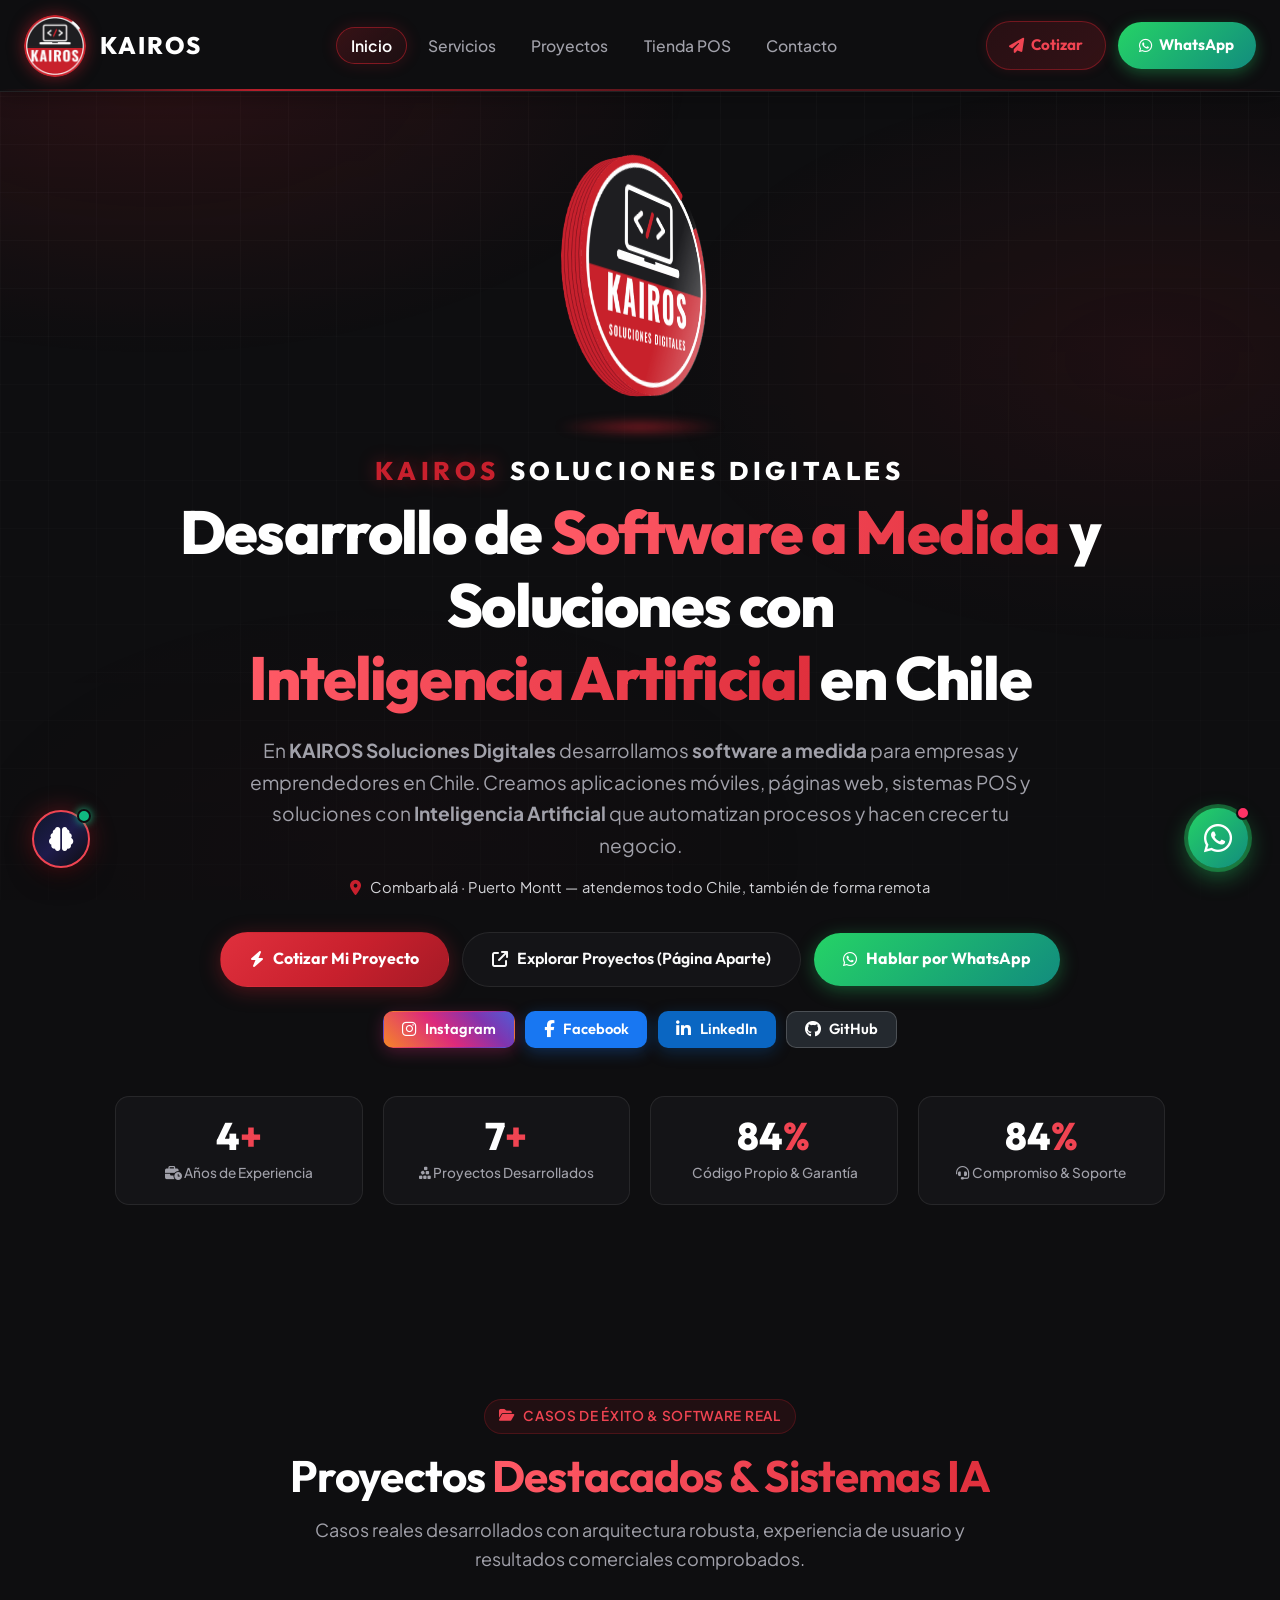
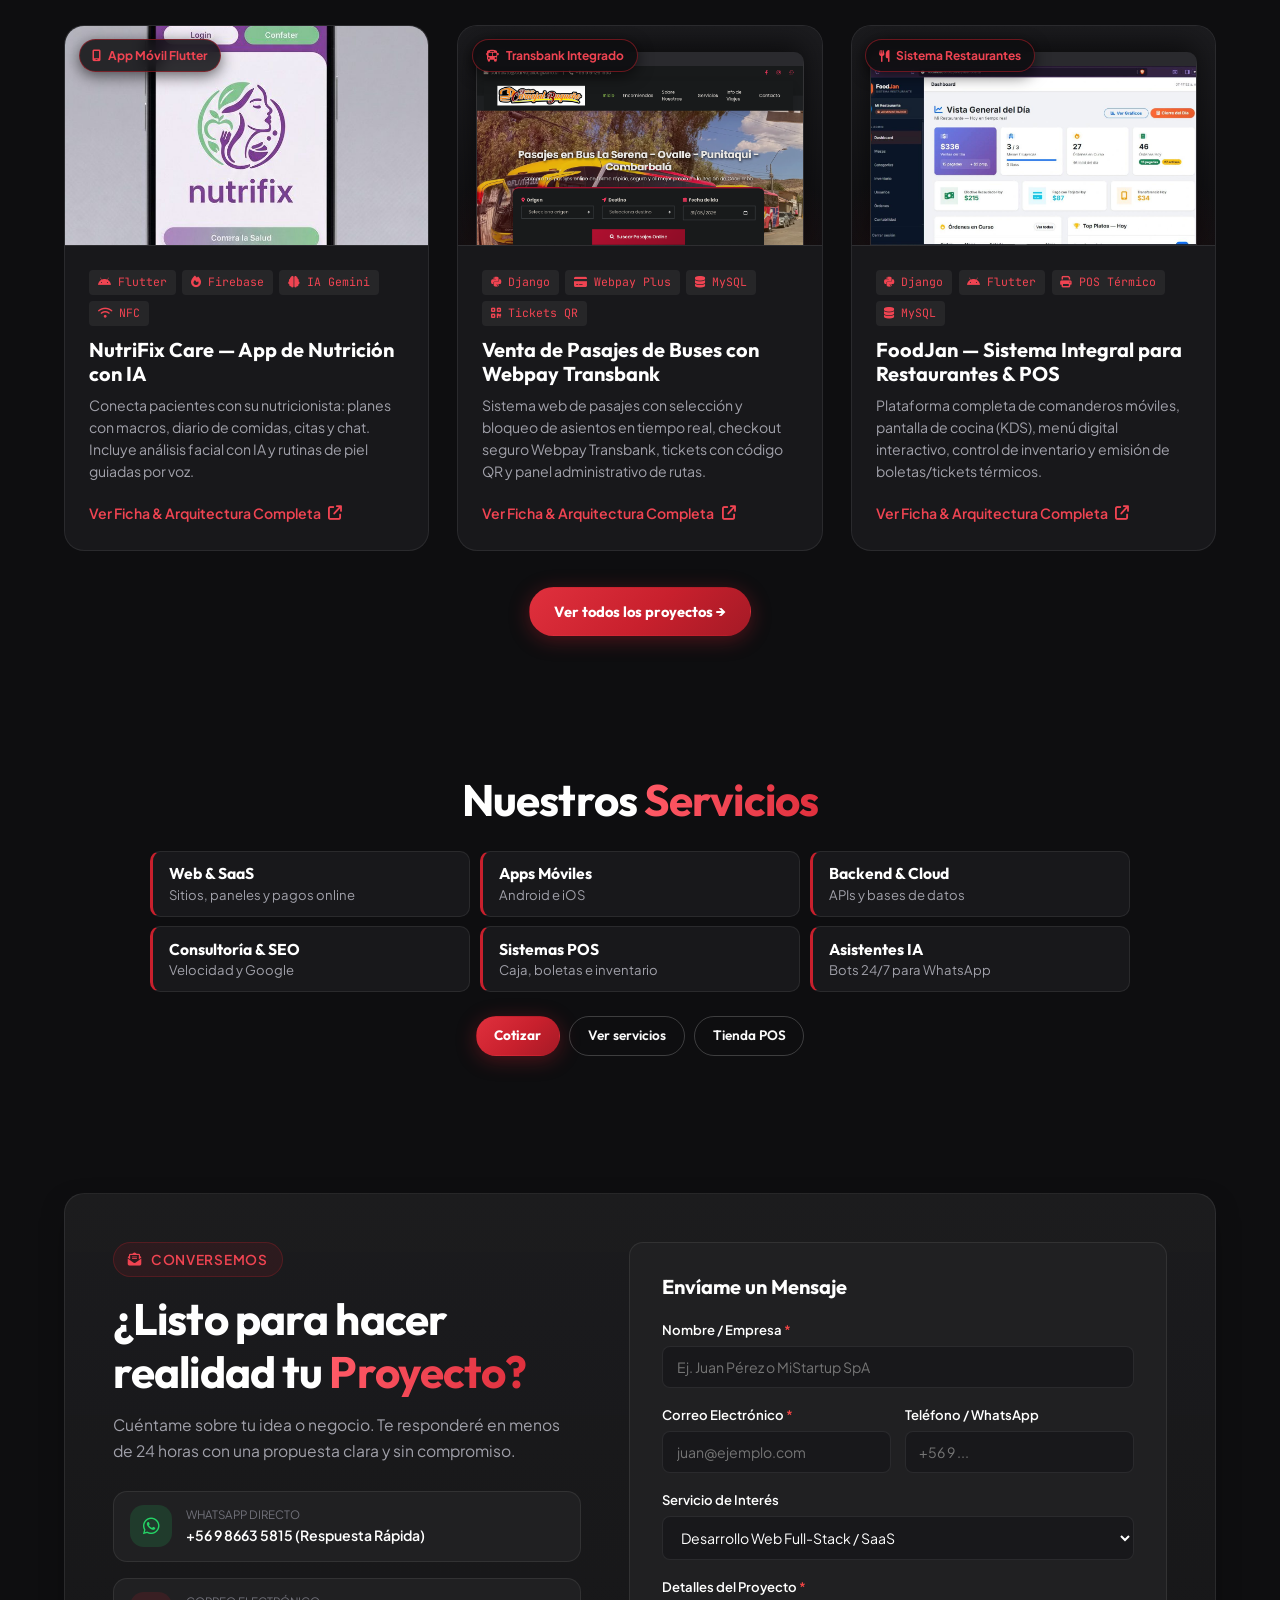
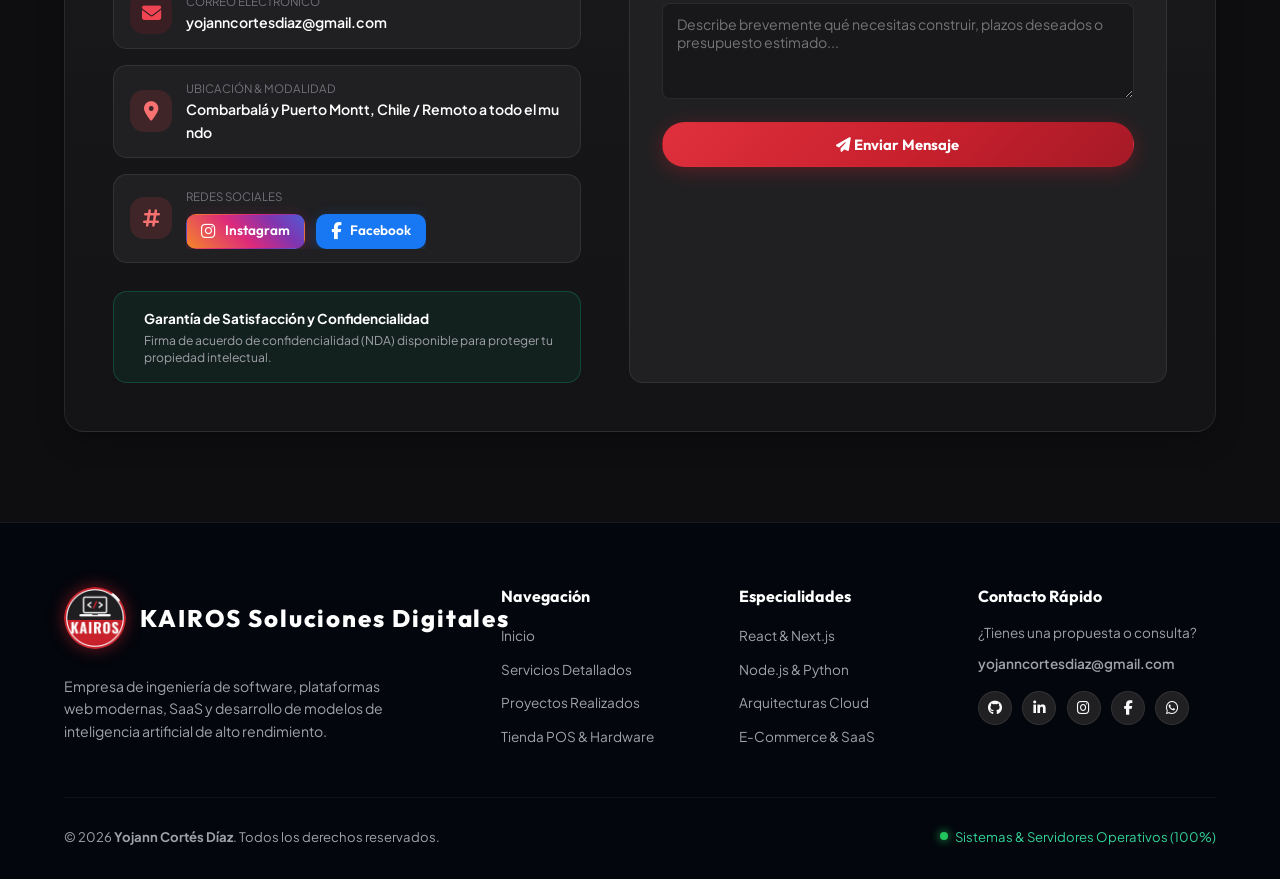
<file: index.html>
<!DOCTYPE html>
<html lang="es">
<head>
  <meta charset="UTF-8">
  <meta name="viewport" content="width=device-width, initial-scale=1.0">
  <meta name="description" content="Software a medida en Chile: apps móviles, páginas web, sistemas POS e Inteligencia Artificial. KAIROS Soluciones Digitales, Combarbalá y Puerto Montt.">
  <meta name="keywords" content="KAIROS Soluciones Digitales, desarrollo de software Chile, software a medida, páginas web, aplicaciones móviles, sistemas POS, inteligencia artificial, desarrollo de software Combarbalá, desarrollo de software Puerto Montt, Yojann Cortés Díaz">
  <meta name="author" content="KAIROS Soluciones Digitales - Yojann Cortés Díaz">
  <meta name="robots" content="index, follow">
  <meta name="theme-color" content="#c8202d">

  <!-- Open Graph / Meta Social -->
  <meta property="og:type" content="website">
  <meta property="og:locale" content="es_CL">
  <meta property="og:site_name" content="KAIROS Soluciones Digitales">
  <meta property="og:title" content="KAIROS | Desarrollo de Software a Medida en Chile">
  <meta property="og:description" content="Software a medida en Chile: apps móviles, páginas web, sistemas POS e Inteligencia Artificial. KAIROS Soluciones Digitales, Combarbalá y Puerto Montt.">
  <meta property="og:image" content="logo_kairos.png">
  <meta name="twitter:card" content="summary">

  <!-- Datos estructurados para Google -->
  <script type="application/ld+json">
  {
    "@context": "https://schema.org",
    "@type": "Organization",
    "name": "KAIROS Soluciones Digitales",
    "legalName": "Desarrollo Digital Yojann Brandon Cortes Diaz E.I.R.L.",
    "alternateName": "Kairos",
    "description": "Software a medida en Chile: apps móviles, páginas web, sistemas POS e Inteligencia Artificial. KAIROS Soluciones Digitales, Combarbalá y Puerto Montt.",
    "areaServed": [
      { "@type": "Country", "name": "Chile" },
      { "@type": "City", "name": "Combarbalá" },
      { "@type": "City", "name": "Puerto Montt" }
    ],
    "location": [
      { "@type": "Place", "address": { "@type": "PostalAddress", "addressLocality": "Combarbalá", "addressRegion": "Región de Coquimbo", "addressCountry": "CL" } },
      { "@type": "Place", "address": { "@type": "PostalAddress", "addressLocality": "Puerto Montt", "addressRegion": "Región de Los Lagos", "addressCountry": "CL" } }
    ],
    "telephone": "+56986635815",
    "founder": {
      "@type": "Person",
      "name": "Yojann Cortés Díaz",
      "jobTitle": "CEO & Ingeniero Informático"
    },
    "sameAs": [
      "https://github.com/YojanCortes",
      "https://cl.linkedin.com/in/yojanncortes",
      "https://www.instagram.com/kairos_soluciones.digitales/",
      "https://www.facebook.com/people/Kairos-soluciones-digitales/61596643263364/"
    ]
  }
  </script>

  <!-- Favicon -->
  <link rel="icon" type="image/png" sizes="48x48" href="favicon_kairos.png">
  <link rel="apple-touch-icon" href="apple-touch-icon.png">
    
  <title>KAIROS | Desarrollo de Software a Medida en Chile</title>
  
  <!-- Fonts -->
  <link rel="preconnect" href="https://fonts.googleapis.com">
  <link rel="preconnect" href="https://fonts.gstatic.com" crossorigin>
  <link href="https://fonts.googleapis.com/css2?family=Outfit:wght@400;500;600;700;800;900&family=Plus+Jakarta+Sans:wght@300;400;500;600;700&family=JetBrains+Mono:wght@400;500;700&display=swap" rel="stylesheet">
  
  <!-- Icons FontAwesome 6 -->
  <link rel="stylesheet" href="https://cdnjs.cloudflare.com/ajax/libs/font-awesome/6.5.2/css/all.min.css">
  
  <!-- Styles -->
  <link rel="stylesheet" href="styles.css?v=20261118n">
</head>
<body>

  <!-- Header / Navbar -->
  <header class="site-header" id="navbar">
    <div class="container nav-container">
      <a href="index.html" class="brand-logo" aria-label="KAIROS Soluciones Digitales - Inicio">
        <div class="logo-aura-wrap">
          <img width="62" height="62" decoding="async" src="logo_kairos_icono.png" alt="KAIROS Soluciones Digitales" class="nav-logo-img">
        </div>
        <div class="brand-text-wrap">
          <div class="brand-top-row">
            <span class="logo-main-text">KAIROS <span class="logo-tagline">Soluciones Digitales</span></span>
          </div>
          <span class="logo-lead-sub">
            <span class="lead-name">Yojann Cortés Díaz</span>
            <span class="lead-sep">•</span>
            <span class="lead-role">CEO & Ing. Informático</span>
          </span>
        </div>
      </a>

      <nav class="nav-menu" id="navMenu" aria-label="Navegación principal">
        <ul class="nav-list">
          <li>
            <a href="index.html" class="nav-link active">
              <i class="fa-solid fa-house nav-ico"></i>
              <span>Inicio</span>
            </a>
          </li>
          <li>
            <a href="servicios.html" class="nav-link">
              <i class="fa-solid fa-cubes nav-ico"></i>
              <span>Servicios</span>
            </a>
          </li>
          <li>
            <a href="proyectos.html" class="nav-link">
              <i class="fa-solid fa-code-fork nav-ico"></i>
              <span>Proyectos</span>
            </a>
          </li>
          <li>
            <a href="productos.html" class="nav-link nav-link-store">
              <i class="fa-solid fa-cash-register nav-ico"></i>
              <span>Tienda POS</span>
              <span class="nav-badge-pill">Hardware</span>
            </a>
          </li>
          <li>
            <a href="index.html#contacto" class="nav-link">
              <i class="fa-solid fa-paper-plane nav-ico"></i>
              <span>Contacto</span>
            </a>
          </li>
          
          <li class="mobile-cta-item">
            <div class="mobile-menu-card">
              <a href="index.html#contacto" class="btn btn-primary btn-block">
                <i class="fa-solid fa-bolt"></i> Cotizar Mi Proyecto
              </a>
              <a href="https://wa.me/56986635815?text=Hola%20Yojann,%20quisiera%20consultarte%20sobre%20un%20proyecto%20de%20software" target="_blank" rel="noopener" class="btn btn-whatsapp btn-block">
                <i class="fa-brands fa-whatsapp"></i> Hablar por WhatsApp
              </a>
            </div>
          </li>
        </ul>
      </nav>

      <div class="nav-actions">
        <a href="index.html#contacto" class="btn btn-sm btn-nav-quote">
          <i class="fa-solid fa-paper-plane"></i>
          <span>Cotizar</span>
        </a>
        <a href="https://wa.me/56986635815?text=Hola%20Yojann,%20quisiera%20consultarte%20sobre%20un%20proyecto%20de%20software" target="_blank" rel="noopener" class="btn btn-sm btn-nav-whatsapp" title="Contactar por WhatsApp">
          <i class="fa-brands fa-whatsapp"></i>
          <span>WhatsApp</span>
        </a>
        <button class="mobile-toggle" id="mobileToggle" aria-label="Abrir menú de navegación" aria-expanded="false">
          <span class="toggle-icon-bar"></span>
          <span class="toggle-icon-bar"></span>
          <span class="toggle-icon-bar"></span>
        </button>
      </div>
    </div>
  </header>

  <main>
    <!-- Hero Section with AI Architecture & High-Tech Aesthetic -->
    <section class="hero-section" id="hero">
      <div class="container hero-container">

        <!-- Logo 3D KAIROS -->
        <div class="kairos-3d-stage" aria-hidden="true">
          <div class="kairos-3d-float">
            <div class="kairos-3d-coin" id="kairosCoin">
              <!-- el canto (grosor) se genera con main.js -->
              <img src="logo_kairos.png" alt="" class="coin-face coin-front" width="640" height="640" fetchpriority="high" decoding="async">
              <img src="logo_kairos_reverso.svg" alt="" class="coin-face coin-back" width="640" height="640" decoding="async">
              <span class="coin-shine"></span>
            </div>
          </div>
          <div class="kairos-3d-shadow"></div>
        </div>

        <h1 class="hero-title">
          <span class="hero-brand"><span class="hero-brand-red">KAIROS</span> Soluciones Digitales</span>
          Desarrollo de <span class="gradient-text">Software a Medida</span> y Soluciones con <span class="gradient-text">Inteligencia Artificial</span> en Chile
        </h1>

        <p class="hero-description">
          En <strong>KAIROS Soluciones Digitales</strong> desarrollamos <strong>software a medida</strong> para empresas y emprendedores en Chile. Creamos aplicaciones móviles, páginas web, sistemas POS y soluciones con <strong>Inteligencia Artificial</strong> que automatizan procesos y hacen crecer tu negocio.
        </p>
        <p class="hero-location">
          <i class="fa-solid fa-location-dot"></i> Combarbalá &middot; Puerto Montt &mdash; atendemos todo Chile, también de forma remota
        </p>

        <div class="hero-cta-group">
          <a href="#contacto" class="btn btn-lg btn-primary pulse-btn">
            <i class="fa-solid fa-bolt"></i> Cotizar Mi Proyecto
          </a>
          <a href="proyectos.html" class="btn btn-lg btn-glass">
            <i class="fa-solid fa-arrow-up-right-from-square"></i> Explorar Proyectos (Página Aparte)
          </a>
          <a href="https://wa.me/56986635815?text=Hola%20Yojann,%20quisiera%20consultarte%20sobre%20un%20proyecto%20con%20IA%20y%20software" target="_blank" rel="noopener" class="btn btn-lg btn-whatsapp" title="WhatsApp Directo">
            <i class="fa-brands fa-whatsapp"></i> Hablar por WhatsApp
          </a>
        </div>

        <div class="social-buttons" aria-label="Redes sociales">
          <a href="https://www.instagram.com/kairos_soluciones.digitales/" target="_blank" rel="noopener" class="btn-social btn-social--instagram">
            <i class="fa-brands fa-instagram"></i><span>Instagram</span>
          </a>
          <a href="https://www.facebook.com/people/Kairos-soluciones-digitales/61596643263364/" target="_blank" rel="noopener" class="btn-social btn-social--facebook">
            <i class="fa-brands fa-facebook-f"></i><span>Facebook</span>
          </a>
          <a href="https://cl.linkedin.com/in/yojanncortes" target="_blank" rel="noopener" class="btn-social btn-social--linkedin">
            <i class="fa-brands fa-linkedin-in"></i><span>LinkedIn</span>
          </a>
          <a href="https://github.com/YojanCortes" target="_blank" rel="noopener" class="btn-social btn-social--github">
            <i class="fa-brands fa-github"></i><span>GitHub</span>
          </a>
        </div>

        <!-- Metrics Ticker -->
        <div class="hero-metrics">
          <div class="metric-card">
            <div class="metric-number"><span class="counter" data-target="4">0</span><span class="accent-symbol">+</span></div>
            <div class="metric-label"><i class="fa-solid fa-business-time"></i> Años de Experiencia</div>
          </div>
          <div class="metric-card">
            <div class="metric-number"><span class="counter" data-target="8">0</span><span class="accent-symbol">+</span></div>
            <div class="metric-label"><i class="fa-solid fa-cubes-stacked"></i> Proyectos Desarrollados</div>
          </div>
          <div class="metric-card">
            <div class="metric-number"><span class="counter" data-target="100">0</span><span class="accent-symbol">%</span></div>
            <div class="metric-label"><i class="fa-solid fa-shield-check"></i> Código Propio & Garantía</div>
          </div>
          <div class="metric-card">
            <div class="metric-number"><span class="counter" data-target="100">0</span><span class="accent-symbol">%</span></div>
            <div class="metric-label"><i class="fa-solid fa-headset"></i> Compromiso & Soporte</div>
          </div>
        </div>
      </div>
    </section>

    <!-- Portfolio / Proyectos Section -->
    <section class="section portfolio-section" id="proyectos">
      <div class="container">
        <div class="section-header text-center">
          <span class="section-tag"><i class="fa-solid fa-folder-open"></i> Casos de Éxito & Software Real</span>
          <h2 class="section-title">Proyectos <span class="gradient-text">Destacados & Sistemas IA</span></h2>
          <p class="section-subtitle">Casos reales desarrollados con arquitectura robusta, experiencia de usuario y resultados comerciales comprobados.</p>
        </div>

        <!-- Projects Grid -->
        <div class="projects-grid projects-grid--three" id="projectsGrid">

          <!-- Project: NutriFix Care -->
          <article class="project-card" data-category="mobile ai">
            <div class="project-img-wrapper">
              <span class="project-badge-live"><i class="fa-solid fa-mobile-screen"></i> App Móvil Flutter</span>
              <img src="Proyectos/nutrifix/foto_portada.jpg" alt="NutriFix Care: app móvil y tag NFC de nutrición y cuidado de la piel" class="project-real-img" loading="lazy" width="698" height="1250">
              <div class="project-overlay">
                <a href="proyecto-detalle.html?id=nutrifix" class="btn btn-sm btn-primary">
                  <i class="fa-solid fa-arrow-up-right-from-square"></i> Ver Proyecto en Página Aparte
                </a>
              </div>
            </div>
            <div class="project-info">
              <div class="project-tags">
                <span class="tag"><i class="fa-brands fa-android"></i> Flutter</span>
                <span class="tag"><i class="fa-solid fa-fire"></i> Firebase</span>
                <span class="tag"><i class="fa-solid fa-brain"></i> IA Gemini</span>
                <span class="tag"><i class="fa-solid fa-wifi"></i> NFC</span>
              </div>
              <h3 class="project-title">NutriFix Care — App de Nutrición con IA</h3>
              <p class="project-summary">
                Conecta pacientes con su nutricionista: planes con macros, diario de comidas, citas y chat. Incluye análisis facial con IA y rutinas de piel guiadas por voz.
              </p>
              <div class="project-links">
                <a href="proyecto-detalle.html?id=nutrifix" class="project-link-action">
                  Ver Ficha & Arquitectura Completa <i class="fa-solid fa-arrow-up-right-from-square"></i>
                </a>
              </div>
            </div>
          </article>

          <!-- Project: Venta de Pasajes con Webpay -->
          <article class="project-card" data-category="web ecommerce">
            <div class="project-img-wrapper">
              <span class="project-badge-live"><i class="fa-solid fa-bus"></i> Transbank Integrado</span>
              <img src="Proyectos/pagina_buses/menupasjaeros.PNG" alt="Sistema Venta de Pasajes" class="project-real-img">
              <div class="project-overlay">
                <a href="proyecto-detalle.html?id=buses" class="btn btn-sm btn-primary">
                  <i class="fa-solid fa-arrow-up-right-from-square"></i> Ver Proyecto en Página Aparte
                </a>
              </div>
            </div>
            <div class="project-info">
              <div class="project-tags">
                <span class="tag"><i class="fa-brands fa-python"></i> Django</span>
                <span class="tag"><i class="fa-solid fa-credit-card"></i> Webpay Plus</span>
                <span class="tag"><i class="fa-solid fa-database"></i> MySQL</span>
                <span class="tag"><i class="fa-solid fa-qrcode"></i> Tickets QR</span>
              </div>
              <h3 class="project-title">Venta de Pasajes de Buses con Webpay Transbank</h3>
              <p class="project-summary">
                Sistema web de pasajes con selección y bloqueo de asientos en tiempo real, checkout seguro Webpay Transbank, tickets con código QR y panel administrativo de rutas.
              </p>
              <div class="project-links">
                <a href="proyecto-detalle.html?id=buses" class="project-link-action">
                  Ver Ficha & Arquitectura Completa <i class="fa-solid fa-arrow-up-right-from-square"></i>
                </a>
              </div>
            </div>
          </article>

          <!-- Project: FoodJan -->
          <article class="project-card" data-category="web saas mobile">
            <div class="project-img-wrapper">
              <span class="project-badge-live"><i class="fa-solid fa-utensils"></i> Sistema Restaurantes</span>
              <img src="Proyectos/foodjan/paginaweb.jfif" alt="FoodJan Restaurantes" class="project-real-img">
              <div class="project-overlay">
                <a href="proyecto-detalle.html?id=foodjan" class="btn btn-sm btn-primary">
                  <i class="fa-solid fa-arrow-up-right-from-square"></i> Ver Proyecto en Página Aparte
                </a>
              </div>
            </div>
            <div class="project-info">
              <div class="project-tags">
                <span class="tag"><i class="fa-brands fa-python"></i> Django</span>
                <span class="tag"><i class="fa-brands fa-android"></i> Flutter</span>
                <span class="tag"><i class="fa-solid fa-print"></i> POS Térmico</span>
                <span class="tag"><i class="fa-solid fa-database"></i> MySQL</span>
              </div>
              <h3 class="project-title">FoodJan — Sistema Integral para Restaurantes & POS</h3>
              <p class="project-summary">
                Plataforma completa de comanderos móviles, pantalla de cocina (KDS), menú digital interactivo, control de inventario y emisión de boletas/tickets térmicos.
              </p>
              <div class="project-links">
                <a href="proyecto-detalle.html?id=foodjan" class="project-link-action">
                  Ver Ficha & Arquitectura Completa <i class="fa-solid fa-arrow-up-right-from-square"></i>
                </a>
              </div>
            </div>
          </article>

        </div>

        <div class="projects-more">
          <a href="proyectos.html" class="btn btn-primary">Ver todos los proyectos &rarr;</a>
        </div>
      </div>
    </section>

    <!-- Services / Soluciones Section -->
    <section class="section services-section services-compact" id="servicios">
      <div class="container">
        <div class="section-header text-center">
          <h2 class="section-title">Nuestros <span class="gradient-text">Servicios</span></h2>
        </div>

        <ul class="svc-mini-grid">
          <li class="svc-mini"><strong>Web & SaaS</strong><span>Sitios, paneles y pagos online</span></li>
          <li class="svc-mini"><strong>Apps Móviles</strong><span>Android e iOS</span></li>
          <li class="svc-mini"><strong>Backend & Cloud</strong><span>APIs y bases de datos</span></li>
          <li class="svc-mini"><strong>Consultoría & SEO</strong><span>Velocidad y Google</span></li>
          <li class="svc-mini"><strong>Sistemas POS</strong><span>Caja, boletas e inventario</span></li>
          <li class="svc-mini"><strong>Asistentes IA</strong><span>Bots 24/7 para WhatsApp</span></li>
        </ul>

        <div class="svc-mini-actions">
          <a href="#contacto" class="btn btn-sm btn-primary">Cotizar</a>
          <a href="servicios.html" class="btn btn-sm btn-outline">Ver servicios</a>
          <a href="productos.html" class="btn btn-sm btn-outline">Tienda POS</a>
        </div>
      </div>
    </section>

    <!-- Modal for Project Details -->
    <div class="modal-backdrop" id="projectModal">
      <div class="modal-card">
        <button class="modal-close" id="modalCloseBtn" aria-label="Cerrar ventana"><i class="fa-solid fa-xmark"></i></button>
        <div class="modal-content" id="modalContent">
          <!-- Dynamic Content Injected by JS -->
        </div>
      </div>
    </div>

    <!-- Contact & Direct Call to Action Section -->
    <section class="section contact-section" id="contacto">
      <div class="container">
        <div class="contact-wrapper">
          <div class="contact-info-side">
            <span class="section-tag"><i class="fa-solid fa-envelope-open-text"></i> Conversemos</span>
            <h2 class="section-title">¿Listo para hacer realidad tu <span class="gradient-text">Proyecto?</span></h2>
            <p class="contact-desc">
              Cuéntame sobre tu idea o negocio. Te responderé en menos de 24 horas con una propuesta clara y sin compromiso.
            </p>

            <div class="contact-channels">
              <a href="https://wa.me/56986635815?text=Hola%20Yojann,%20quisiera%20cotizar%20un%20proyecto" target="_blank" rel="noopener" class="contact-item">
                <div class="contact-icon whatsapp"><i class="fa-brands fa-whatsapp"></i></div>
                <div class="contact-meta">
                  <span class="label">WhatsApp Directo</span>
                  <span class="value">+56 9 8663 5815 (Respuesta Rápida)</span>
                </div>
              </a>

              <a href="mailto:yojanncortesdiaz@gmail.com" class="contact-item">
                <div class="contact-icon email"><i class="fa-solid fa-envelope"></i></div>
                <div class="contact-meta">
                  <span class="label">Correo Electrónico</span>
                  <span class="value">yojanncortesdiaz@gmail.com</span>
                </div>
              </a>

              <div class="contact-item">
                <div class="contact-icon location"><i class="fa-solid fa-location-dot"></i></div>
                <div class="contact-meta">
                  <span class="label">Ubicación & Modalidad</span>
                  <span class="value">Combarbalá y Puerto Montt, Chile / Remoto a todo el mundo</span>
                </div>
              </div>

              <div class="contact-item">
                <div class="contact-icon location"><i class="fa-solid fa-hashtag"></i></div>
                <div class="contact-meta">
                  <span class="label">Redes Sociales</span>
                  <div class="social-buttons social-buttons--left">
                    <a href="https://www.instagram.com/kairos_soluciones.digitales/" target="_blank" rel="noopener" class="btn-social btn-social--instagram">
                      <i class="fa-brands fa-instagram"></i><span>Instagram</span>
                    </a>
                    <a href="https://www.facebook.com/people/Kairos-soluciones-digitales/61596643263364/" target="_blank" rel="noopener" class="btn-social btn-social--facebook">
                      <i class="fa-brands fa-facebook-f"></i><span>Facebook</span>
                    </a>
                  </div>
                </div>
              </div>
            </div>

            <div class="guarantee-box">
              <i class="fa-solid fa-shield-check"></i>
              <div>
                <strong>Garantía de Satisfacción y Confidencialidad</strong>
                <p>Firma de acuerdo de confidencialidad (NDA) disponible para proteger tu propiedad intelectual.</p>
              </div>
            </div>
          </div>

          <div class="contact-form-side">
            <form class="contact-form" id="contactForm">
              <h3 class="form-title">Envíame un Mensaje</h3>
              
              <div class="form-group">
                <label for="name">Nombre / Empresa <span class="req">*</span></label>
                <input type="text" id="name" name="name" placeholder="Ej. Juan Pérez o MiStartup SpA" required>
              </div>

              <div class="form-row">
                <div class="form-group">
                  <label for="email">Correo Electrónico <span class="req">*</span></label>
                  <input type="email" id="email" name="email" placeholder="juan@ejemplo.com" required>
                </div>
                <div class="form-group">
                  <label for="phone">Teléfono / WhatsApp</label>
                  <input type="tel" id="phone" name="phone" placeholder="+56 9 ...">
                </div>
              </div>

              <div class="form-group">
                <label for="service">Servicio de Interés</label>
                <select id="service" name="service">
                  <option value="web_fullstack">Desarrollo Web Full-Stack / SaaS</option>
                  <option value="ecommerce">Tienda Online / E-Commerce</option>
                  <option value="mobile_app">Aplicación Móvil (iOS / Android)</option>
                  <option value="api_cloud">APIs, Backend & Arquitectura Cloud</option>
                  <option value="consultancy">Consultoría / Auditoría Técnica</option>
                  <option value="other">Otro Requerimiento</option>
                </select>
              </div>

              <div class="form-group">
                <label for="message">Detalles del Proyecto <span class="req">*</span></label>
                <textarea id="message" name="message" rows="4" placeholder="Describe brevemente qué necesitas construir, plazos deseados o presupuesto estimado..." required></textarea>
              </div>

              <button type="submit" class="btn btn-primary btn-block btn-submit" id="btnSubmitForm">
                <span><i class="fa-solid fa-paper-plane"></i> Enviar Mensaje</span>
              </button>

              <div class="form-status" id="formStatus"></div>
            </form>
          </div>
        </div>
      </div>
    </section>
  </main>

  <!-- Footer -->
  <footer class="site-footer">
    <div class="container footer-container">
      <div class="footer-top">
        <div class="footer-brand">
          <a href="index.html" class="brand-logo footer-logo">
            <img width="62" height="62" decoding="async" loading="lazy" src="logo_kairos_icono.png" alt="KAIROS Soluciones Digitales" class="nav-logo-img">
            <div class="brand-text-wrap">
              <span class="logo-main-text">KAIROS Soluciones Digitales</span>
              <span class="logo-lead-sub">Fundador & CEO: Yojann Cortés Díaz</span>
            </div>
          </a>
          <p class="footer-tagline">
            Empresa de ingeniería de software, plataformas web modernas, SaaS y desarrollo de modelos de inteligencia artificial de alto rendimiento.
          </p>
        </div>

        <div class="footer-links-group">
          <h4>Navegación</h4>
          <ul>
            <li><a href="index.html">Inicio</a></li>
            <li><a href="servicios.html">Servicios Detallados</a></li>
            <li><a href="proyectos.html">Proyectos Realizados</a></li>
            <li><a href="productos.html">Tienda POS & Hardware</a></li>
          </ul>
        </div>

        <div class="footer-links-group">
          <h4>Especialidades</h4>
          <ul>
            <li><span>React & Next.js</span></li>
            <li><span>Node.js & Python</span></li>
            <li><span>Arquitecturas Cloud</span></li>
            <li><span>E-Commerce & SaaS</span></li>
          </ul>
        </div>

        <div class="footer-links-group">
          <h4>Contacto Rápido</h4>
          <p class="footer-text">¿Tienes una propuesta o consulta?</p>
          <a href="mailto:yojanncortesdiaz@gmail.com" class="footer-mail">yojanncortesdiaz@gmail.com</a>
          <div class="footer-social-icons">
            <a href="https://github.com/YojanCortes" target="_blank" rel="noopener" aria-label="GitHub"><i class="fa-brands fa-github"></i></a>
            <a href="https://cl.linkedin.com/in/yojanncortes" target="_blank" rel="noopener" aria-label="LinkedIn"><i class="fa-brands fa-linkedin-in"></i></a>
            <a href="https://www.instagram.com/kairos_soluciones.digitales/" target="_blank" rel="noopener" aria-label="Instagram"><i class="fa-brands fa-instagram"></i></a>
            <a href="https://www.facebook.com/people/Kairos-soluciones-digitales/61596643263364/" target="_blank" rel="noopener" aria-label="Facebook"><i class="fa-brands fa-facebook-f"></i></a>
            <a href="https://wa.me/56986635815?text=Hola%20Yojann" target="_blank" rel="noopener" aria-label="WhatsApp"><i class="fa-brands fa-whatsapp"></i></a>
          </div>
        </div>
      </div>

      <div class="footer-bottom">
        <p>&copy; <span id="currentYear"></span> <strong>Yojann Cortés Díaz</strong>. Todos los derechos reservados.</p>
        <p class="footer-sys-status"><span class="status-dot"></span> Sistemas & Servidores Operativos (100%)</p>
      </div>
    </div>
  </footer>

  <!-- Toast Notification Container -->
  <div class="toast-container" id="toastContainer"></div>

  <!-- Floating WhatsApp Button -->
  <a href="https://wa.me/56986635815?text=Hola%20Yojann,%20quisiera%20consultarte%20sobre%20un%20proyecto%20de%20software" target="_blank" rel="noopener" class="whatsapp-float-wrap" aria-label="Contactar por WhatsApp">
    <span class="whatsapp-float-tooltip">¿Conversamos por WhatsApp? 💬</span>
    <div class="whatsapp-float-btn">
      <i class="fa-brands fa-whatsapp"></i>
      <span class="whatsapp-float-badge"></span>
    </div>
  </a>

  <!-- Scripts -->
  <script src="main.js?v=20261118n"></script>
</body>
</html>
</file>
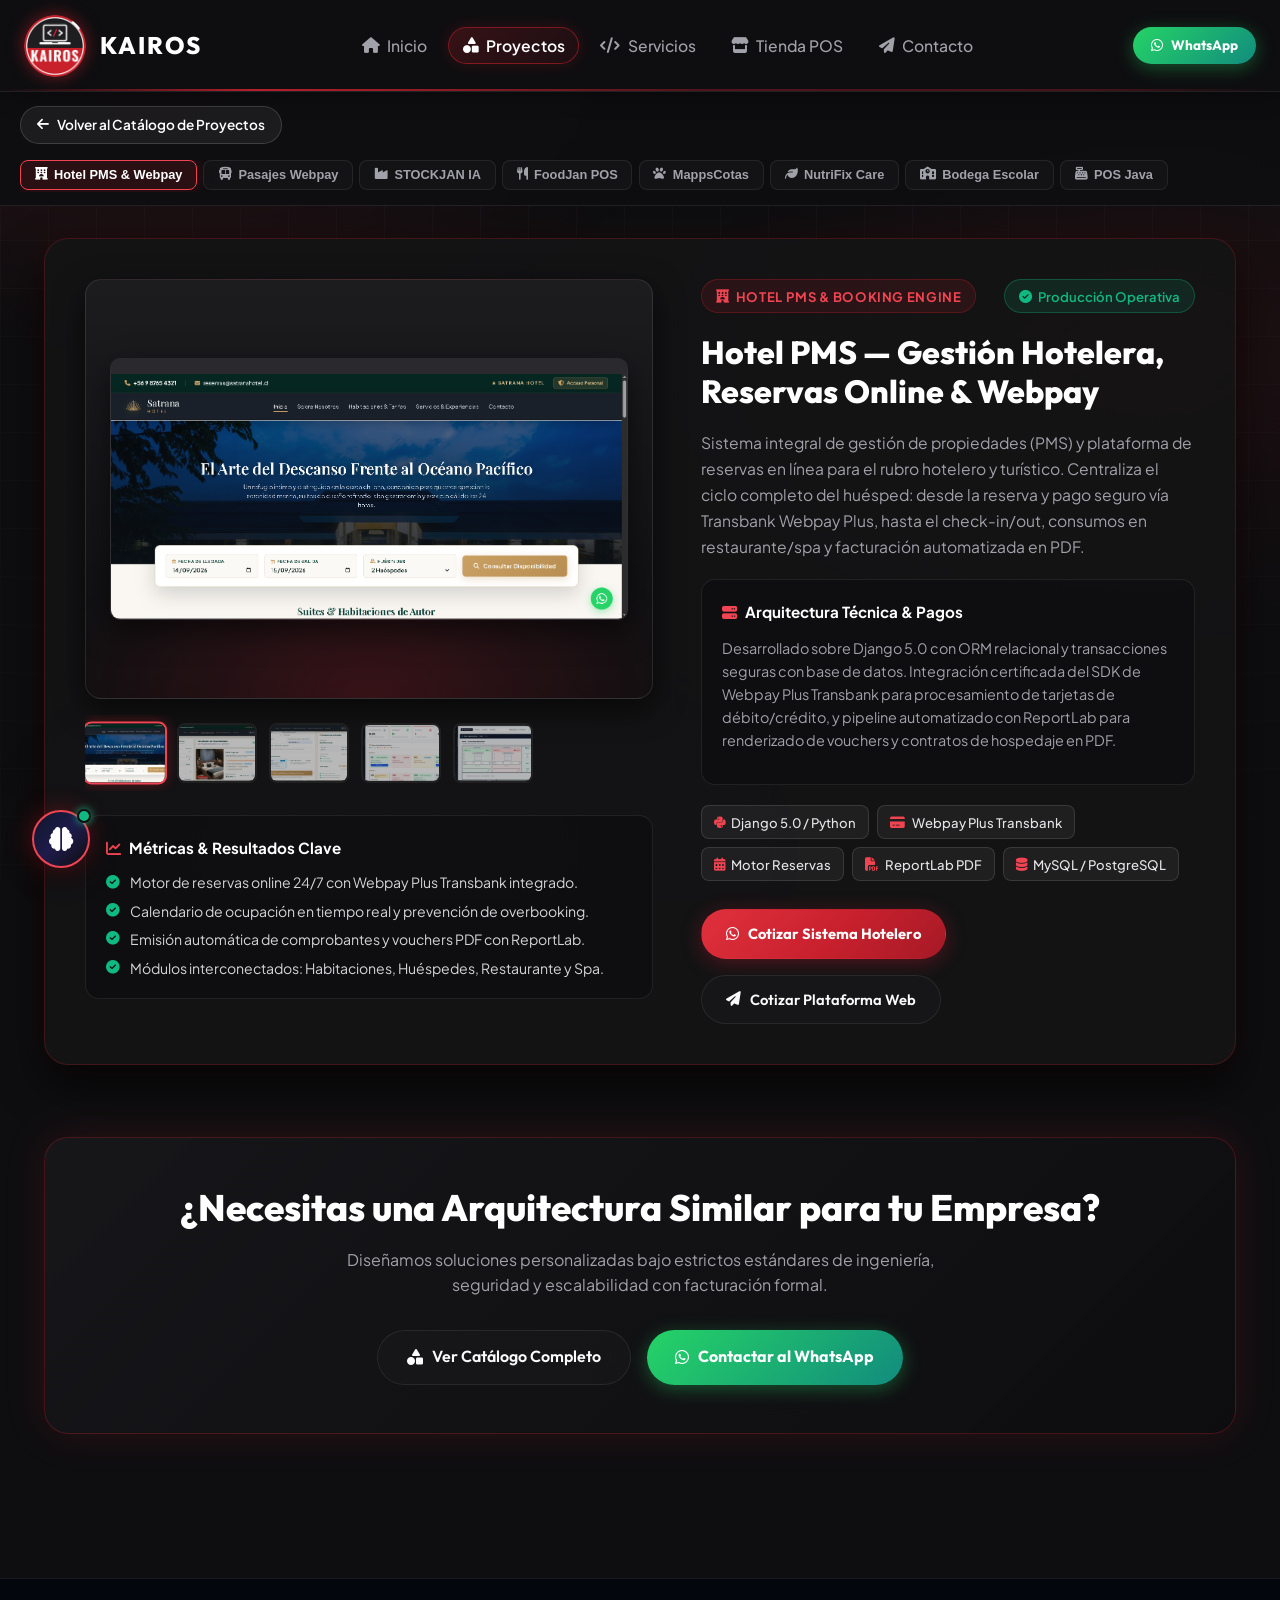
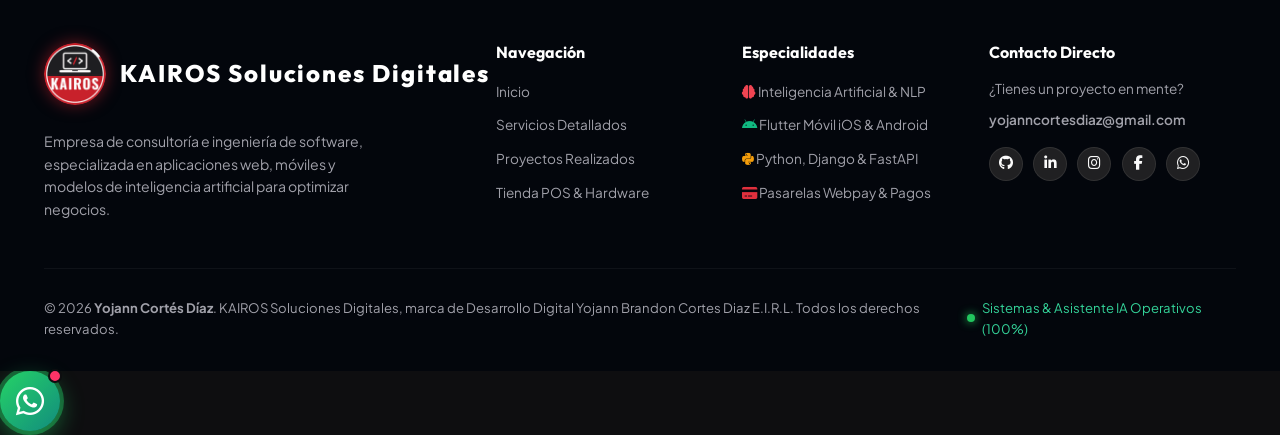
<file: proyecto-detalle.html>
<!DOCTYPE html>
<html lang="es">
<head>
  <meta charset="UTF-8">
  <meta name="viewport" content="width=device-width, initial-scale=1.0">
  <meta name="description" content="Ficha Técnica y Arquitectura de Proyectos — KAIROS Soluciones Digitales Yojann Cortés Díaz.">
  <meta name="keywords" content="Arquitectura de Software, Casos de Estudio, Flutter, Django, Python, Webpay Plus, POS, Yojann Cortes Diaz">
  <meta name="author" content="KAIROS Soluciones Digitales - Yojann Cortés Díaz">
  
  <!-- Favicon -->
  <link rel="icon" type="image/png" sizes="48x48" href="favicon_kairos.png">
  <link rel="apple-touch-icon" href="apple-touch-icon.png">
  
  <title>Detalle de Proyecto & Arquitectura | KAIROS Soluciones Digitales</title>
  
  <!-- Fonts -->
  <link rel="preconnect" href="https://fonts.googleapis.com">
  <link rel="preconnect" href="https://fonts.gstatic.com" crossorigin>
  <link href="https://fonts.googleapis.com/css2?family=Outfit:wght@400;500;600;700;800;900&family=Plus+Jakarta+Sans:wght@300;400;500;600;700&family=JetBrains+Mono:wght@400;500;700&display=swap" rel="stylesheet">
  
  <!-- Icons FontAwesome 6 -->
  <link rel="stylesheet" href="https://cdnjs.cloudflare.com/ajax/libs/font-awesome/6.5.2/css/all.min.css">
  
  <!-- Stylesheet -->
  <link rel="stylesheet" href="styles.css?v=20261118n">

  <!-- Embedded Luxury Styles for Detail Page -->
  <style>
    :root {
      --font-heading: 'Outfit', -apple-system, BlinkMacSystemFont, 'Segoe UI', Roboto, sans-serif;
      --font-body: 'Plus Jakarta Sans', -apple-system, BlinkMacSystemFont, 'Segoe UI', Roboto, sans-serif;
      --font-code: 'JetBrains Mono', monospace;
      --container-max: 1240px;
    }

    body {
      background-color: #0e0e10;
      color: #f3f4f6;
      font-family: var(--font-body);
      overflow-x: hidden;
      margin: 0;
      padding: 0;
    }

    /* Detail Top Control Bar */
    .detail-nav-bar {
      position: sticky;
      top: var(--header-height, 75px);
      z-index: 100;
      background: rgba(14, 14, 16, 0.95);
      backdrop-filter: blur(14px);
      -webkit-backdrop-filter: blur(14px);
      border-bottom: 1px solid rgba(255, 255, 255, 0.08);
      padding: 0.85rem 1rem;
      margin-bottom: 2rem;
    }

    .detail-nav-inner {
      max-width: var(--container-max);
      margin: 0 auto;
      display: flex;
      align-items: center;
      justify-content: space-between;
      gap: 1rem;
      flex-wrap: wrap;
    }

    .btn-back-catalog {
      display: inline-flex;
      align-items: center;
      gap: 0.5rem;
      padding: 0.45rem 1rem;
      border-radius: 999px;
      background: rgba(255, 255, 255, 0.06);
      border: 1px solid rgba(255, 255, 255, 0.15);
      color: #ffffff;
      text-decoration: none;
      font-size: 0.85rem;
      font-weight: 600;
      transition: all 0.2s ease;
    }

    .btn-back-catalog:hover {
      background: rgba(200, 32, 45, 0.15);
      border-color: #f04452;
      color: #f04452;
      transform: translateX(-3px);
    }

    .project-switcher-tabs {
      display: flex;
      gap: 0.4rem;
      overflow-x: auto;
      padding-bottom: 2px;
      max-width: 100%;
    }

    .project-switcher-btn {
      background: rgba(24, 24, 27, 0.6);
      border: 1px solid rgba(255, 255, 255, 0.08);
      color: #a1a1aa;
      padding: 0.4rem 0.85rem;
      border-radius: 8px;
      font-size: 0.8rem;
      font-weight: 600;
      white-space: nowrap;
      cursor: pointer;
      text-decoration: none;
      display: inline-flex;
      align-items: center;
      gap: 0.4rem;
      transition: all 0.2s ease;
    }

    .project-switcher-btn:hover,
    .project-switcher-btn.active {
      background: rgba(200, 32, 45, 0.15);
      border-color: #f04452;
      color: #ffffff;
      box-shadow: 0 0 15px rgba(200, 32, 45, 0.25);
    }

    /* Detailed Showcase Card */
    .project-showcase-card {
      background: rgba(20, 20, 22, 0.85);
      border: 1px solid rgba(200, 32, 45, 0.25);
      border-radius: 24px;
      padding: 2.5rem;
      margin-bottom: 3.5rem;
      box-shadow: 0 20px 45px rgba(0, 0, 0, 0.7), 0 0 35px rgba(200, 32, 45, 0.08);
      position: relative;
      transition: all 0.3s ease;
    }

    .project-showcase-grid {
      display: grid;
      grid-template-columns: 1.15fr 1fr;
      gap: 3rem;
      align-items: start;
    }

    .project-gallery-wrap {
      display: flex;
      flex-direction: column;
      gap: 1rem;
    }

    .main-project-image {
      width: 100%;
      height: 420px;
      object-fit: contain;
      background: #0e0e10;
      border-radius: 16px;
      border: 1px solid rgba(255, 255, 255, 0.1);
      box-shadow: 0 10px 30px rgba(0, 0, 0, 0.6);
      transition: transform 0.3s ease;
    }

    .gallery-thumbnails {
      display: flex;
      gap: 0.75rem;
      overflow-x: auto;
      padding: 0.5rem 0;
    }

    .thumb-img {
      width: 80px;
      height: 60px;
      object-fit: cover;
      border-radius: 8px;
      border: 2px solid rgba(255, 255, 255, 0.1);
      cursor: pointer;
      opacity: 0.7;
      transition: all 0.2s ease;
      background: #0e0e10;
    }

    .thumb-img:hover, .thumb-img.active {
      opacity: 1;
      border-color: #f04452;
      transform: scale(1.05);
      box-shadow: 0 0 12px rgba(200, 32, 45, 0.4);
    }

    .project-content-side {
      display: flex;
      flex-direction: column;
      gap: 1.25rem;
    }

    .project-header-row {
      display: flex;
      align-items: center;
      justify-content: space-between;
      flex-wrap: wrap;
      gap: 0.75rem;
    }

    .project-type-badge {
      display: inline-flex;
      align-items: center;
      gap: 0.4rem;
      padding: 0.35rem 0.85rem;
      border-radius: 9999px;
      background: rgba(200, 32, 45, 0.12);
      border: 1px solid rgba(200, 32, 45, 0.3);
      color: #f04452;
      font-size: 0.82rem;
      font-weight: 700;
      text-transform: uppercase;
      letter-spacing: 0.05em;
    }

    .project-status-badge {
      display: inline-flex;
      align-items: center;
      gap: 0.4rem;
      font-size: 0.82rem;
      color: #10b981;
      font-weight: 600;
      background: rgba(16, 185, 129, 0.12);
      padding: 0.35rem 0.85rem;
      border-radius: 9999px;
      border: 1px solid rgba(16, 185, 129, 0.3);
    }

    .project-item-title {
      font-family: var(--font-heading);
      font-size: clamp(1.6rem, 2.5vw, 2.1rem);
      font-weight: 800;
      color: #ffffff;
      line-height: 1.2;
      margin: 0;
    }

    .project-overview-text {
      color: #a1a1aa;
      font-size: 0.98rem;
      line-height: 1.65;
      margin: 0;
    }

    .project-spec-box {
      background: rgba(14, 14, 16, 0.6);
      border: 1px solid rgba(255, 255, 255, 0.08);
      border-radius: 14px;
      padding: 1.25rem;
    }

    .spec-title {
      color: #ffffff;
      font-weight: 700;
      font-size: 0.95rem;
      margin-bottom: 0.75rem;
      display: flex;
      align-items: center;
      gap: 0.5rem;
    }

    .spec-title i {
      color: #f04452;
    }

    .spec-list {
      list-style: none;
      padding: 0;
      margin: 0;
      display: flex;
      flex-direction: column;
      gap: 0.5rem;
    }

    .spec-list li {
      font-size: 0.88rem;
      color: #d4d4d8;
      display: flex;
      align-items: flex-start;
      gap: 0.6rem;
      line-height: 1.45;
    }

    .spec-list li i {
      color: #10b981;
      font-size: 0.85rem;
      margin-top: 0.2rem;
    }

    .tech-stack-row {
      display: flex;
      flex-wrap: wrap;
      gap: 0.5rem;
    }

    .tech-badge-item {
      display: inline-flex;
      align-items: center;
      gap: 0.4rem;
      padding: 0.35rem 0.75rem;
      border-radius: 8px;
      background: rgba(255, 255, 255, 0.05);
      border: 1px solid rgba(255, 255, 255, 0.12);
      font-size: 0.82rem;
      color: #e4e4e7;
      font-weight: 500;
    }

    .tech-badge-item i {
      color: #f04452;
    }

    .project-action-buttons {
      display: flex;
      gap: 1rem;
      flex-wrap: wrap;
      margin-top: 0.5rem;
    }

    @media (max-width: 992px) {
      .project-showcase-grid {
        grid-template-columns: 1fr;
        gap: 2rem;
      }
      .main-project-image {
        height: 320px;
      }
      .project-showcase-card {
        padding: 1.5rem;
      }
    }
  </style>
</head>
<body>

  <!-- Header / Navbar -->
  <header class="site-header scrolled" id="navbar">
    <div class="container nav-container">
      <a href="index.html" class="brand-logo" aria-label="KAIROS Soluciones Digitales - Inicio">
        <div class="logo-aura-wrap">
          <img width="62" height="62" decoding="async" src="logo_kairos_icono.png" alt="KAIROS Soluciones Digitales" class="nav-logo-img">
        </div>
        <div class="brand-text-wrap">
          <div class="brand-top-row">
            <span class="logo-main-text">KAIROS <span class="logo-tagline">Soluciones Digitales</span></span>
          </div>
          <span class="logo-lead-sub">
            <span class="lead-name">Yojann Cortés Díaz</span>
            <span class="lead-sep">•</span>
            <span class="lead-role">CEO & Ing. Informático</span>
          </span>
        </div>
      </a>

      <nav class="main-nav" id="mainNav">
        <ul class="nav-list">
          <li class="nav-item"><a href="index.html" class="nav-link"><i class="fa-solid fa-house"></i> Inicio</a></li>
          <li class="nav-item"><a href="proyectos.html" class="nav-link active"><i class="fa-solid fa-shapes"></i> Proyectos</a></li>
          <li class="nav-item"><a href="servicios.html" class="nav-link"><i class="fa-solid fa-code"></i> Servicios</a></li>
          <li class="nav-item"><a href="productos.html" class="nav-link"><i class="fa-solid fa-store"></i> Tienda POS</a></li>
          <li class="nav-item"><a href="index.html#contacto" class="nav-link"><i class="fa-solid fa-paper-plane"></i> Contacto</a></li>
        </ul>
      </nav>

      <div class="nav-actions">
        <a href="https://wa.me/56986635815?text=Hola%20Yojann,%20quisiera%20consultar%20por%20tus%20servicios%20de%20ingenier%C3%ADa" target="_blank" rel="noopener" class="btn btn-sm btn-whatsapp">
          <i class="fa-brands fa-whatsapp"></i>
          <span>WhatsApp</span>
        </a>
      </div>
    </div>
  </header>

  <main style="padding-bottom: 5rem;">

    <!-- Top Action / Switcher Bar -->
    <div class="detail-nav-bar">
      <div class="detail-nav-inner">
        <a href="proyectos.html" class="btn-back-catalog">
          <i class="fa-solid fa-arrow-left"></i> Volver al Catálogo de Proyectos
        </a>

        <div class="project-switcher-tabs" id="projectSwitcher">
          <button class="project-switcher-btn active" data-target="hotel"><i class="fa-solid fa-hotel"></i> Hotel PMS & Webpay</button>
          <button class="project-switcher-btn" data-target="buses"><i class="fa-solid fa-bus"></i> Pasajes Webpay</button>
          <button class="project-switcher-btn" data-target="stockjan"><i class="fa-solid fa-industry"></i> STOCKJAN IA</button>
          <button class="project-switcher-btn" data-target="foodjan"><i class="fa-solid fa-utensils"></i> FoodJan POS</button>
          <button class="project-switcher-btn" data-target="mappscotas"><i class="fa-solid fa-paw"></i> MappsCotas</button>
          <button class="project-switcher-btn" data-target="nutrifix"><i class="fa-solid fa-leaf"></i> NutriFix Care</button>
          <button class="project-switcher-btn" data-target="bodega-escuela"><i class="fa-solid fa-school"></i> Bodega Escolar</button>
          <button class="project-switcher-btn" data-target="pos-java"><i class="fa-solid fa-cash-register"></i> POS Java</button>
        </div>
      </div>
    </div>

    <!-- Container of Detailed Project Cases -->
    <div class="container">

      <!-- ===================================================================
           CASO 1: Hotel PMS & Reservas Webpay (PRIMERO)
           =================================================================== -->
      <article class="project-showcase-card" id="hotel" data-category="saas ecommerce">
        <div class="project-showcase-grid">
          <div class="project-gallery-wrap">
            <img src="Proyectos/hotel/1.PNG" alt="Satrana Hotel PMS & Motor de Reservas Online" class="main-project-image" id="img-hotel">
            <div class="gallery-thumbnails">
              <img src="Proyectos/hotel/1.PNG" alt="Vista Principal & Reservas" class="thumb-img active" onclick="swapImage('img-hotel', this.src, this)" title="Pantalla 1: Reservas">
              <img src="Proyectos/hotel/2.PNG" alt="Habitaciones & Tarifas" class="thumb-img" onclick="swapImage('img-hotel', this.src, this)" title="Pantalla 2: Habitaciones">
              <img src="Proyectos/hotel/3.PNG" alt="Pasarela Webpay Plus" class="thumb-img" onclick="swapImage('img-hotel', this.src, this)" title="Pantalla 3: Webpay Plus">
              <img src="Proyectos/hotel/4.PNG" alt="Dashboard PMS & Habitaciones" class="thumb-img" onclick="swapImage('img-hotel', this.src, this)" title="Pantalla 4: Dashboard PMS">
              <img src="Proyectos/hotel/5.PNG" alt="Plano 2D Interactivo de Pisos" class="thumb-img" onclick="swapImage('img-hotel', this.src, this)" title="Pantalla 5: Plano 2D">
            </div>

            <div class="project-spec-box" style="margin-top: 0.5rem;">
              <div class="spec-title"><i class="fa-solid fa-chart-line"></i> Métricas & Resultados Clave</div>
              <ul class="spec-list">
                <li><i class="fa-solid fa-circle-check"></i> Motor de reservas online 24/7 con Webpay Plus Transbank integrado.</li>
                <li><i class="fa-solid fa-circle-check"></i> Calendario de ocupación en tiempo real y prevención de overbooking.</li>
                <li><i class="fa-solid fa-circle-check"></i> Emisión automática de comprobantes y vouchers PDF con ReportLab.</li>
                <li><i class="fa-solid fa-circle-check"></i> Módulos interconectados: Habitaciones, Huéspedes, Restaurante y Spa.</li>
              </ul>
            </div>
          </div>

          <div class="project-content-side">
            <div class="project-header-row">
              <span class="project-type-badge"><i class="fa-solid fa-hotel"></i> Hotel PMS & Booking Engine</span>
              <span class="project-status-badge"><i class="fa-solid fa-circle-check"></i> Producción Operativa</span>
            </div>

            <h1 class="project-item-title">Hotel PMS — Gestión Hotelera, Reservas Online & Webpay</h1>

            <p class="project-overview-text">
              Sistema integral de gestión de propiedades (PMS) y plataforma de reservas en línea para el rubro hotelero y turístico. Centraliza el ciclo completo del huésped: desde la reserva y pago seguro vía Transbank Webpay Plus, hasta el check-in/out, consumos en restaurante/spa y facturación automatizada en PDF.
            </p>

            <div class="project-spec-box">
              <div class="spec-title"><i class="fa-solid fa-server"></i> Arquitectura Técnica & Pagos</div>
              <p style="font-size:0.9rem; color:#a1a1aa; line-height:1.6; margin-bottom:0.75rem;">
                Desarrollado sobre Django 5.0 con ORM relacional y transacciones seguras con base de datos. Integración certificada del SDK de Webpay Plus Transbank para procesamiento de tarjetas de débito/crédito, y pipeline automatizado con ReportLab para renderizado de vouchers y contratos de hospedaje en PDF.
              </p>
            </div>

            <div class="tech-stack-row">
              <span class="tech-badge-item"><i class="fa-brands fa-python"></i> Django 5.0 / Python</span>
              <span class="tech-badge-item"><i class="fa-solid fa-credit-card"></i> Webpay Plus Transbank</span>
              <span class="tech-badge-item"><i class="fa-solid fa-calendar-days"></i> Motor Reservas</span>
              <span class="tech-badge-item"><i class="fa-solid fa-file-pdf"></i> ReportLab PDF</span>
              <span class="tech-badge-item"><i class="fa-solid fa-database"></i> MySQL / PostgreSQL</span>
            </div>

            <div class="project-action-buttons">
              <a href="https://wa.me/56986635815?text=Hola%20Yojann,%20vi%20el%20detalle%20del%20sistema%20Hotel%20PMS%20y%20quisiera%20cotizar%20un%20sistema%20para%20hotel%20o%20caba%C3%B1as" target="_blank" rel="noopener" class="btn btn-primary">
                <i class="fa-brands fa-whatsapp"></i> Cotizar Sistema Hotelero
              </a>
              <a href="index.html#contacto" class="btn btn-glass">
                <i class="fa-solid fa-paper-plane"></i> Cotizar Plataforma Web
              </a>
            </div>
          </div>
        </div>
      </article>

      <!-- ===================================================================
           CASO 2: Pasajes de Buses con Webpay Transbank (SEGUNDO)
           =================================================================== -->
      <article class="project-showcase-card" id="buses" data-category="ecommerce saas">
        <div class="project-showcase-grid">
          <div class="project-gallery-wrap">
            <img src="Proyectos/pagina_buses/menupasjaeros.PNG" alt="Sistema Venta de Pasajes Webpay" class="main-project-image" id="img-buses">
            <div class="gallery-thumbnails">
              <img src="Proyectos/pagina_buses/menupasjaeros.PNG" alt="Selección Asientos" class="thumb-img active" onclick="swapImage('img-buses', this.src, this)">
              <img src="Proyectos/pagina_buses/comprar_pasaje_webpay.PNG" alt="Checkout Webpay" class="thumb-img" onclick="swapImage('img-buses', this.src, this)">
              <img src="Proyectos/pagina_buses/boletos.PNG" alt="Boletos QR" class="thumb-img" onclick="swapImage('img-buses', this.src, this)">
              <img src="Proyectos/pagina_buses/menu_trabajador.PNG" alt="Panel Chofer" class="thumb-img" onclick="swapImage('img-buses', this.src, this)">
            </div>

            <div class="project-spec-box" style="margin-top: 0.5rem;">
              <div class="spec-title"><i class="fa-solid fa-chart-line"></i> Métricas & Resultados Clave</div>
              <ul class="spec-list">
                <li><i class="fa-solid fa-circle-check"></i> Integración certificada de Webpay Plus Transbank (Crédito, Débito, Redcompra).</li>
                <li><i class="fa-solid fa-circle-check"></i> Bloqueo transaccional de asientos para evitar compras duplicadas.</li>
                <li><i class="fa-solid fa-circle-check"></i> Generación automática de pasaje con Código QR único para abordaje.</li>
                <li><i class="fa-solid fa-circle-check"></i> Módulo móvil para choferes y auxiliares de validación de pasajeros.</li>
              </ul>
            </div>
          </div>

          <div class="project-content-side">
            <div class="project-header-row">
              <span class="project-type-badge"><i class="fa-solid fa-credit-card"></i> E-Commerce & Pagos Online</span>
              <span class="project-status-badge"><i class="fa-solid fa-shield-check"></i> Transbank Certificado</span>
            </div>

            <h1 class="project-item-title">Venta de Pasajes de Buses Interurbanos con Webpay Transbank</h1>

            <p class="project-overview-text">
              Plataforma transaccional de alta concurrencia para empresas de transporte. Permite a los pasajeros buscar itinerarios, seleccionar asientos en el croquis 2D del bus, pagar vía Webpay Plus y recibir su comprobante con código QR validable en puerta.
            </p>

            <div class="project-spec-box">
              <div class="spec-title"><i class="fa-solid fa-lock"></i> Seguridad & Concurrencia Transaccional</div>
              <p style="font-size:0.9rem; color:#a1a1aa; line-height:1.6; margin-bottom:0.75rem;">
                Manejo de transacciones atómicas con bloqueos `SELECT FOR UPDATE` en base de datos para garantizar que dos usuarios no reserven el mismo asiento en milésimas de segundo. Webhook con firma criptográfica de Transbank para verificación de pagos.
              </p>
            </div>

            <div class="tech-stack-row">
              <span class="tech-badge-item"><i class="fa-brands fa-python"></i> Django</span>
              <span class="tech-badge-item"><i class="fa-solid fa-credit-card"></i> Webpay Plus Transbank</span>
              <span class="tech-badge-item"><i class="fa-solid fa-qrcode"></i> Generador QR</span>
              <span class="tech-badge-item"><i class="fa-solid fa-database"></i> MySQL Relacional</span>
              <span class="tech-badge-item"><i class="fa-brands fa-js"></i> UI Asientos Reactiva</span>
            </div>

            <div class="project-action-buttons">
              <a href="https://wa.me/56986635815?text=Hola%20Yojann,%20vi%20el%20detalle%20de%20la%20plataforma%20de%20pasajes%20con%20Webpay%20y%20quisiera%20cotizar%20un%20sistema%20con%20pasarela%20de%20pago" target="_blank" rel="noopener" class="btn btn-primary">
                <i class="fa-brands fa-whatsapp"></i> Cotizar Sistema con Pasarela de Pago
              </a>
              <a href="index.html#contacto" class="btn btn-glass">
                <i class="fa-solid fa-paper-plane"></i> Cotizar E-Commerce
              </a>
            </div>
          </div>
        </div>
      </article>

      <!-- ===================================================================
           CASO 3: STOCKJAN — Gestión Industrial con IA (TERCERO)
           =================================================================== -->
      <article class="project-showcase-card" id="stockjan" data-category="saas ai">
        <div class="project-showcase-grid">
          <div class="project-gallery-wrap">
            <img src="Proyectos/sistema gestion empresas torre/pagina.jfif" alt="STOCKJAN Gestión Industrial con IA" class="main-project-image" id="img-stockjan">
            <div class="gallery-thumbnails">
              <img src="Proyectos/sistema gestion empresas torre/pagina.jfif" alt="Dashboard Industrial" class="thumb-img active" onclick="swapImage('img-stockjan', this.src, this)">
              <img src="Proyectos/sistema gestion empresas torre/appmovil.jfif" alt="App Móvil Planta" class="thumb-img" onclick="swapImage('img-stockjan', this.src, this)">
            </div>

            <div class="project-spec-box" style="margin-top: 0.5rem;">
              <div class="spec-title"><i class="fa-solid fa-chart-line"></i> Métricas & Resultados Clave</div>
              <ul class="spec-list">
                <li><i class="fa-solid fa-circle-check"></i> Implementado en planta productiva de Productos Torre S.A.</li>
                <li><i class="fa-solid fa-circle-check"></i> Asistente de IA (NLP) conectado a la base de datos empresarial.</li>
                <li><i class="fa-solid fa-circle-check"></i> Telemetría de sensores IoT y brazos robóticos en tiempo real.</li>
                <li><i class="fa-solid fa-circle-check"></i> Monitoreo de KPIs de producción y asistencia laboral automatizada.</li>
              </ul>
            </div>
          </div>

          <div class="project-content-side">
            <div class="project-header-row">
              <span class="project-type-badge"><i class="fa-solid fa-robot"></i> SaaS Industrial & Asistente IA</span>
              <span class="project-status-badge"><i class="fa-solid fa-industry"></i> Empresas Torre S.A.</span>
            </div>

            <h1 class="project-item-title">STOCKJAN — Gestión de Producción e IA Industrial (Empresas Torre)</h1>

            <p class="project-overview-text">
              Solución integral de industria 4.0 desarrollada para la planta de manufactura de <strong>Productos Torre S.A.</strong> Integra telemetría de maquinaria y sensores IoT con una aplicación móvil y dashboard ejecutivo, además de un <strong>asistente conversacional de Inteligencia Artificial</strong> para responder preguntas de stock y líneas de producción.
            </p>

            <div class="project-spec-box">
              <div class="spec-title"><i class="fa-solid fa-brain"></i> Inteligencia Artificial & IoT</div>
              <p style="font-size:0.9rem; color:#a1a1aa; line-height:1.6; margin-bottom:0.75rem;">
                Microservicio NLP de IA que interpreta consultas en lenguaje natural ("¿cuál es el stock de bobinas tipo A en línea 3?") y ejecuta queries automáticas y seguras contra el almacén de datos, reduciendo tiempos de consulta en planta a 2 segundos.
              </p>
            </div>

            <div class="tech-stack-row">
              <span class="tech-badge-item"><i class="fa-solid fa-brain"></i> Chatbot IA / NLP</span>
              <span class="tech-badge-item"><i class="fa-solid fa-microchip"></i> Sensores IoT</span>
              <span class="tech-badge-item"><i class="fa-brands fa-python"></i> Python Backend</span>
              <span class="tech-badge-item"><i class="fa-solid fa-barcode"></i> Lectura Código Barras</span>
              <span class="tech-badge-item"><i class="fa-solid fa-chart-pie"></i> Dashboard KPIs</span>
            </div>

            <div class="project-action-buttons">
              <a href="https://wa.me/56986635815?text=Hola%20Yojann,%20vi%20el%20detalle%20de%20STOCKJAN%20en%20Empresas%20Torre%20y%20quiero%20integrar%20IA%20o%20un%20asistente%20en%20mi%20empresa" target="_blank" rel="noopener" class="btn btn-primary">
                <i class="fa-brands fa-whatsapp"></i> Integrar Asistente IA en Mi Empresa
              </a>
              <a href="servicios.html" class="btn btn-glass">
                <i class="fa-solid fa-cubes"></i> Ver Servicios de Consultoría
              </a>
            </div>
          </div>
        </div>
      </article>

      <!-- ===================================================================
           CASO 4: FoodJan (SaaS Restaurantes & POS)
           =================================================================== -->
      <article class="project-showcase-card" id="foodjan" data-category="saas mobile">
        <div class="project-showcase-grid">
          <div class="project-gallery-wrap">
            <img src="Proyectos/foodjan/paginaweb.jfif" alt="FoodJan Sistema Restaurantes" class="main-project-image" id="img-foodjan">
            <div class="gallery-thumbnails">
              <img src="Proyectos/foodjan/paginaweb.jfif" alt="Panel Web Restaurantes" class="thumb-img active" onclick="swapImage('img-foodjan', this.src, this)">
              <img src="Proyectos/foodjan/vistacocinero.jfif" alt="Pantalla Cocina KDS" class="thumb-img" onclick="swapImage('img-foodjan', this.src, this)">
              <img src="Proyectos/foodjan/boleto.jfif" alt="Impresión de Comandas & Boletas" class="thumb-img" onclick="swapImage('img-foodjan', this.src, this)">
              <img src="Proyectos/foodjan/logoapp.jfif" alt="App Móvil Garzones" class="thumb-img" onclick="swapImage('img-foodjan', this.src, this)">
            </div>

            <div class="project-spec-box" style="margin-top: 0.5rem;">
              <div class="spec-title"><i class="fa-solid fa-chart-line"></i> Métricas & Resultados Clave</div>
              <ul class="spec-list">
                <li><i class="fa-solid fa-circle-check"></i> 50% de reducción en el tiempo de pedido entre mesa y cocina.</li>
                <li><i class="fa-solid fa-circle-check"></i> Cero pedidos extraviados con pantalla KDS en cocina en tiempo real.</li>
                <li><i class="fa-solid fa-circle-check"></i> Emisión de comandas y boletas térmicas ESC/POS (USB/Bluetooth).</li>
                <li><i class="fa-solid fa-circle-check"></i> Control estricto de inventario y recetas con descuento automático.</li>
              </ul>
            </div>
          </div>

          <div class="project-content-side">
            <div class="project-header-row">
              <span class="project-type-badge"><i class="fa-solid fa-utensils"></i> SaaS Gastronómico & POS</span>
              <span class="project-status-badge"><i class="fa-solid fa-circle-check"></i> Producción Operativa</span>
            </div>

            <h1 class="project-item-title">FoodJan — Sistema Integral para Restaurantes, Comandas & POS</h1>

            <p class="project-overview-text">
              Solución completa end-to-end compuesta por panel web administrativo, aplicación móvil para garzones y pantalla interactiva para cocina (KDS). Automatiza la toma de pedidos en sala, sincroniza cocina en milisegundos e imprime tickets en comanderas térmicas.
            </p>

            <div class="project-spec-box">
              <div class="spec-title"><i class="fa-solid fa-server"></i> Arquitectura Técnica</div>
              <p style="font-size:0.9rem; color:#a1a1aa; line-height:1.6; margin-bottom:0.75rem;">
                Backend robusto en Django REST Framework con base de datos relacional MySQL. Integración directa de protocolos ESC/POS para impresoras térmicas de 58mm y 80mm. WebSockets para actualización instantánea del estado de los platos en cocina.
              </p>
            </div>

            <div class="tech-stack-row">
              <span class="tech-badge-item"><i class="fa-brands fa-python"></i> Django / Python</span>
              <span class="tech-badge-item"><i class="fa-solid fa-database"></i> MySQL</span>
              <span class="tech-badge-item"><i class="fa-brands fa-android"></i> Flutter Mobile</span>
              <span class="tech-badge-item"><i class="fa-solid fa-print"></i> ESC/POS Térmico</span>
              <span class="tech-badge-item"><i class="fa-solid fa-arrows-rotate"></i> REST API</span>
            </div>

            <div class="project-action-buttons">
              <a href="https://wa.me/56986635815?text=Hola%20Yojann,%20vi%20el%20detalle%20de%20FoodJan%20y%20me%20interesa%20implementar%20un%20sistema%20para%20restaurante/comercio" target="_blank" rel="noopener" class="btn btn-primary">
                <i class="fa-brands fa-whatsapp"></i> Cotizar Sistema Gastronómico
              </a>
              <a href="productos.html" class="btn btn-glass">
                <i class="fa-solid fa-cash-register"></i> Ver Impresoras Térmicas POS
              </a>
            </div>
          </div>
        </div>
      </article>

      <!-- ===================================================================
           CASO 5: MappsCotas (App Móvil con IA)
           =================================================================== -->
      <article class="project-showcase-card" id="mappscotas" data-category="mobile ai">
        <div class="project-showcase-grid">
          <div class="project-gallery-wrap">
            <img src="Proyectos/mappscotas/inicio.jfif" alt="MappsCotas App Móvil con Inteligencia Artificial" class="main-project-image" id="img-mappscotas">
            <div class="gallery-thumbnails">
              <img src="Proyectos/mappscotas/inicio.jfif" alt="Inicio MappsCotas" class="thumb-img active" onclick="swapImage('img-mappscotas', this.src, this)">
              <img src="Proyectos/mappscotas/mapa.jfif" alt="Mapa Geolocalizado" class="thumb-img" onclick="swapImage('img-mappscotas', this.src, this)">
            </div>
            
            <div class="project-spec-box" style="margin-top: 0.5rem;">
              <div class="spec-title"><i class="fa-solid fa-chart-line"></i> Métricas & Resultados Clave</div>
              <ul class="spec-list">
                <li><i class="fa-solid fa-circle-check"></i> Publicada oficialmente en Google Play Store.</li>
                <li><i class="fa-solid fa-circle-check"></i> Reconocimiento de ingredientes con Visión e IA en tiempo real.</li>
                <li><i class="fa-solid fa-circle-check"></i> Base de datos en Firebase Firestore con sincronización reactiva.</li>
                <li><i class="fa-solid fa-circle-check"></i> Geolocalización en vivo con Google Maps Platform.</li>
              </ul>
            </div>
          </div>

          <div class="project-content-side">
            <div class="project-header-row">
              <span class="project-type-badge"><i class="fa-solid fa-mobile-screen"></i> App Móvil & Visión IA</span>
              <span class="project-status-badge"><i class="fa-brands fa-google-play"></i> En Google Play Store</span>
            </div>

            <h1 class="project-item-title">MappsCotas / MascotaJan — App Móvil con IA Nutricional</h1>

            <p class="project-overview-text">
              Aplicación móvil nativa multiplataforma creada en <strong>Flutter</strong> para dueños de mascotas. Incorpora un modelo de <strong>Inteligencia Artificial de Visión por Computadora</strong> para escanear etiquetas de alimentos y alertar instantáneamente sobre componentes dañinos, además de mapa colaborativo georreferenciado y reporte urgente de extravíos.
            </p>

            <div class="project-spec-box">
              <div class="spec-title"><i class="fa-solid fa-microchip"></i> Arquitectura Técnica</div>
              <p style="font-size:0.9rem; color:#a1a1aa; line-height:1.6; margin-bottom:0.75rem;">
                State Management reactivo con Provider/Bloc, arquitectura limpia desacoplada, reglas de seguridad granulares en Firebase Cloud Firestore, autenticación social OAuth y procesamiento de imágenes con modelos optimizados para respuesta en milisegundos.
              </p>
            </div>

            <div class="tech-stack-row">
              <span class="tech-badge-item"><i class="fa-brands fa-android"></i> Flutter / Dart</span>
              <span class="tech-badge-item"><i class="fa-solid fa-fire"></i> Firebase Firestore</span>
              <span class="tech-badge-item"><i class="fa-solid fa-brain"></i> Computer Vision IA</span>
              <span class="tech-badge-item"><i class="fa-solid fa-map-location-dot"></i> Google Maps SDK</span>
              <span class="tech-badge-item"><i class="fa-brands fa-google-play"></i> Play Store</span>
            </div>

            <div class="project-action-buttons">
              <a href="https://wa.me/56986635815?text=Hola%20Yojann,%20vi%20el%20detalle%20de%20MappsCotas%20y%20me%20gustar%C3%ADa%20cotizar%20una%20app%20m%C3%B3vil%20similar%20o%20con%20IA" target="_blank" rel="noopener" class="btn btn-primary">
                <i class="fa-brands fa-whatsapp"></i> Cotizar una App Móvil Similar
              </a>
              <a href="index.html#contacto" class="btn btn-glass">
                <i class="fa-solid fa-paper-plane"></i> Solicitar Cotización
              </a>
            </div>
          </div>
        </div>
      </article>

      <!-- ===================================================================
           CASO: NutriFix Care (App de Nutrición y Cuidado de la Piel con IA)
           =================================================================== -->
      <article class="project-showcase-card" id="nutrifix" data-category="mobile ai">
        <div class="project-showcase-grid">
          <div class="project-gallery-wrap">
            <img src="Proyectos/nutrifix/foto_portada.jpg" alt="NutriFix Care: app móvil y tag NFC de nutrición y cuidado de la piel" class="main-project-image" id="img-nutrifix">
            <div class="gallery-thumbnails">
              <img src="Proyectos/nutrifix/foto_portada.jpg" alt="App NutriFix Care y tag NFC" class="thumb-img active" onclick="swapImage('img-nutrifix', this.src, this)" loading="lazy">
              <img src="Proyectos/nutrifix/foto_tag_nfc.jpg" alt="Tag NFC NutriFix para vincular paciente y nutricionista" class="thumb-img" onclick="swapImage('img-nutrifix', this.src, this)" loading="lazy">
              <img src="Proyectos/nutrifix/pantallas.jpg" alt="Pantallas de la app" class="thumb-img" onclick="swapImage('img-nutrifix', this.src, this)" loading="lazy">
              <img src="Proyectos/nutrifix/logo.jpg" alt="Logo NutriFix" class="thumb-img" onclick="swapImage('img-nutrifix', this.src, this)" loading="lazy">
              <img src="Proyectos/nutrifix/icono_app.jpg" alt="Ícono de la app NutriFix Care" class="thumb-img" onclick="swapImage('img-nutrifix', this.src, this)" loading="lazy">
            </div>

            <div class="project-spec-box" style="margin-top: 0.5rem;">
              <div class="spec-title"><i class="fa-solid fa-chart-line"></i> Funcionalidades Clave</div>
              <ul class="spec-list">
                <li><i class="fa-solid fa-circle-check"></i> Dos perfiles: paciente y nutricionista, vinculados por código o tag NFC.</li>
                <li><i class="fa-solid fa-circle-check"></i> Planes de alimentación con macros, diario de comidas, recetas y seguimiento de progreso.</li>
                <li><i class="fa-solid fa-circle-check"></i> Análisis facial con IA (Gemini Vision) y rutinas de piel AM/PM.</li>
                <li><i class="fa-solid fa-circle-check"></i> Masajes faciales guiados por voz y recordatorios de comidas.</li>
                <li><i class="fa-solid fa-circle-check"></i> Citas, calendario, chat, fichas clínicas y planes de suscripción premium.</li>
              </ul>
            </div>
          </div>

          <div class="project-content-side">
            <div class="project-header-row">
              <span class="project-type-badge"><i class="fa-solid fa-mobile-screen"></i> App Móvil & Salud con IA</span>
              <span class="project-status-badge"><i class="fa-solid fa-leaf"></i> Nutrición & Estética</span>
            </div>

            <h1 class="project-item-title">NutriFix Care — App de Nutrición y Cuidado de la Piel con IA</h1>

            <p class="project-overview-text">
              Aplicación móvil en <strong>Flutter</strong> que conecta a pacientes con su nutricionista. El paciente completa un onboarding con sus datos, IMC y alergias alimentarias, recibe su plan nutricional con macros y registra sus comidas. El nutricionista gestiona pacientes, fichas, historial, métricas y citas desde la misma app. Suma un módulo de estética con <strong>análisis facial por Inteligencia Artificial</strong>, rutinas de cuidado de la piel y masajes faciales guiados por voz.
            </p>

            <div class="project-spec-box">
              <div class="spec-title"><i class="fa-solid fa-microchip"></i> Arquitectura Técnica</div>
              <p style="font-size:0.9rem; color:#a1a1aa; line-height:1.6; margin-bottom:0.75rem;">
                Backend en Firebase (Authentication, Cloud Firestore, Storage y Analytics) con reglas de seguridad por rol. Análisis de imágenes del rostro con Google Gemini Vision, vinculación paciente–nutricionista mediante tags NFC, notificaciones locales programadas y síntesis de voz para las rutinas guiadas.
              </p>
            </div>

            <div class="tech-stack-row">
              <span class="tech-badge-item"><i class="fa-brands fa-android"></i> Flutter / Dart</span>
              <span class="tech-badge-item"><i class="fa-solid fa-fire"></i> Firebase</span>
              <span class="tech-badge-item"><i class="fa-solid fa-brain"></i> Gemini Vision IA</span>
              <span class="tech-badge-item"><i class="fa-solid fa-wifi"></i> NFC</span>
              <span class="tech-badge-item"><i class="fa-solid fa-volume-high"></i> Text-to-Speech</span>
              <span class="tech-badge-item"><i class="fa-solid fa-bell"></i> Notificaciones</span>
            </div>

            <div class="project-action-buttons">
              <a href="https://wa.me/56986635815?text=Hola%20Yojann,%20vi%20el%20proyecto%20NutriFix%20Care%20y%20quisiera%20cotizar%20una%20app%20m%C3%B3vil%20similar" target="_blank" rel="noopener" class="btn btn-primary">
                <i class="fa-brands fa-whatsapp"></i> Cotizar una App de Salud Similar
              </a>
              <a href="index.html#contacto" class="btn btn-glass">
                <i class="fa-solid fa-paper-plane"></i> Solicitar Cotización
              </a>
            </div>
          </div>
        </div>
      </article>

      <!-- ===================================================================
           CASO 5: Sistema de Bodega Escuela (EdTech)
           =================================================================== -->
      <article class="project-showcase-card" id="bodega-escuela" data-category="saas">
        <div class="project-showcase-grid">
          <div class="project-gallery-wrap">
            <img src="Proyectos/sistema bodega escuela/portada_bodega.jpg" alt="Sistema Bodega Escuela" class="main-project-image" id="img-bodega">
            <div class="gallery-thumbnails">
              <img src="Proyectos/sistema bodega escuela/portada_bodega.jpg" alt="Portada Bodega y Raciones" class="thumb-img active" onclick="swapImage('img-bodega', this.src, this)">
              <img src="Proyectos/sistema bodega escuela/menu.jfif" alt="Menú Bodega" class="thumb-img" onclick="swapImage('img-bodega', this.src, this)">
              <img src="Proyectos/sistema bodega escuela/perosnal.jfif" alt="Personal y Raciones" class="thumb-img" onclick="swapImage('img-bodega', this.src, this)">
            </div>

            <div class="project-spec-box" style="margin-top: 0.5rem;">
              <div class="spec-title"><i class="fa-solid fa-chart-line"></i> Métricas & Resultados Clave</div>
              <ul class="spec-list">
                <li><i class="fa-solid fa-circle-check"></i> Check-in express de raciones con lector de credenciales QR.</li>
                <li><i class="fa-solid fa-circle-check"></i> Cero mermas no registradas mediante kardex escolar de bodega.</li>
                <li><i class="fa-solid fa-circle-check"></i> Tablero diario por turnos, cursos y beneficiarios.</li>
                <li><i class="fa-solid fa-circle-check"></i> Exportación automática de informes de gestión a CSV y Excel.</li>
              </ul>
            </div>
          </div>

          <div class="project-content-side">
            <div class="project-header-row">
              <span class="project-type-badge"><i class="fa-solid fa-school"></i> EdTech & Logística</span>
              <span class="project-status-badge"><i class="fa-solid fa-circle-check"></i> En Uso Institucional</span>
            </div>

            <h1 class="project-item-title">Sistema de Bodega, Inventario y Comedor Escolar (EdTech)</h1>

            <p class="project-overview-text">
              Software de logística para establecimientos educativos. Controla el flujo diario de raciones alimenticias y préstamos de insumos de bodega mediante escaneo instantáneo de códigos QR, eliminando las planillas de papel y entregando reportes listos para auditorías.
            </p>

            <div class="project-spec-box">
              <div class="spec-title"><i class="fa-solid fa-server"></i> Arquitectura Técnica</div>
              <p style="font-size:0.9rem; color:#a1a1aa; line-height:1.6; margin-bottom:0.75rem;">
                Construido en Python y Django con base de datos MySQL relacional. Roles de usuario estrictos (administrador, bodeguero, inspector), vistas optimizadas para tablets y lectores de pistola USB, y generador de reportes Excel asíncrono.
              </p>
            </div>

            <div class="tech-stack-row">
              <span class="tech-badge-item"><i class="fa-brands fa-python"></i> Django / Python</span>
              <span class="tech-badge-item"><i class="fa-solid fa-qrcode"></i> Lector QR</span>
              <span class="tech-badge-item"><i class="fa-solid fa-boxes-stacked"></i> Kardex Inventario</span>
              <span class="tech-badge-item"><i class="fa-solid fa-file-excel"></i> Exportación Excel</span>
              <span class="tech-badge-item"><i class="fa-solid fa-database"></i> MySQL</span>
            </div>

            <div class="project-action-buttons">
              <a href="https://wa.me/56986635815?text=Hola%20Yojann,%20vi%20el%20detalle%20del%20sistema%20de%20bodega%20y%20quisiera%20cotizar%20un%20sistema%20de%20gesti%C3%B3n" target="_blank" rel="noopener" class="btn btn-primary">
                <i class="fa-brands fa-whatsapp"></i> Cotizar Sistema de Bodega
              </a>
              <a href="index.html#contacto" class="btn btn-glass">
                <i class="fa-solid fa-paper-plane"></i> Cotizar Proyecto
              </a>
            </div>
          </div>
        </div>
      </article>

      <!-- ===================================================================
           CASO 6: Software POS Java — Control de Caja & Boletas
           =================================================================== -->
      <article class="project-showcase-card" id="pos-java" data-category="pos saas">
        <div class="project-showcase-grid">
          <div class="project-gallery-wrap">
            <img src="Proyectos/cajpago/6.PNG" alt="Software POS Java — Control de Caja & Ventas" class="main-project-image" id="img-pos" onerror="this.onerror=null; this.src='productos/impresa termica.PNG';">
            <div class="gallery-thumbnails">
              <img src="Proyectos/cajpago/6.PNG" alt="Pantalla de Venta & Caja" class="thumb-img active" onclick="swapImage('img-pos', this.src, this)" title="1. Pantalla de Venta & Cobro" onerror="this.onerror=null; this.src='productos/impresa termica.PNG';">
              <img src="Proyectos/cajpago/12.PNG" alt="Menú Contabilidad & Cierres" class="thumb-img" onclick="swapImage('img-pos', this.src, this)" title="2. Menú Contabilidad & Cierre de Caja">
              <img src="Proyectos/cajpago/17.PNG" alt="Registro & Lector de Códigos" class="thumb-img" onclick="swapImage('img-pos', this.src, this)" title="3. Registro y Escáner de Productos">
              <img src="Proyectos/cajpago/BOLETA.jpg" alt="Boleta Térmica Impresa" class="thumb-img" onclick="swapImage('img-pos', this.src, this)" title="4. Boleta Térmica con QR y Logo">
              <img src="productos/impresa termica.PNG" alt="Hardware Impresora Térmica" class="thumb-img" onclick="swapImage('img-pos', this.src, this)" title="5. Impresora Térmica ESC/POS">
            </div>
            
            <div class="project-spec-box" style="margin-top: 1rem;">
              <div class="spec-title"><i class="fa-solid fa-chart-line"></i> Métricas & Resultados Clave</div>
              <ul class="spec-list">
                <li><i class="fa-solid fa-circle-check"></i> Compatibilidad con cualquier impresora térmica ESC/POS USB y Bluetooth.</li>
                <li><i class="fa-solid fa-circle-check"></i> Arqueo de caja ciego y conciliación diaria de efectivo/tarjeta.</li>
                <li><i class="fa-solid fa-circle-check"></i> Control de stock en vivo con alertas automáticas de reposición.</li>
                <li><i class="fa-solid fa-circle-check"></i> Funcionamiento 100% offline o conectado a base de datos central.</li>
              </ul>
            </div>
          </div>

          <div class="project-content-side">
            <div class="project-header-row">
              <span class="project-type-badge"><i class="fa-solid fa-cash-register"></i> Software POS de Escritorio</span>
              <span class="project-status-badge"><i class="fa-solid fa-circle-check"></i> Punto de Venta Retail</span>
            </div>

            <h1 class="project-item-title">Software POS Java — Caja de Pago, Boletas Térmicas & Stock</h1>

            <p class="project-overview-text">
              Sistema de punto de venta (POS) para comercios minoristas, ferreterías, almacenes y distribuidoras. Permite registrar ventas a alta velocidad, emitir tickets con logotipo de la empresa, realizar cierres de caja (X y Z) y gestionar el catálogo completo de productos.
            </p>

            <div class="project-spec-box">
              <div class="spec-title"><i class="fa-solid fa-server"></i> Arquitectura Técnica</div>
              <p style="font-size:0.9rem; color:#a1a1aa; line-height:1.6; margin-bottom:0.75rem;">
                Arquitectura Modelo-Vista-Controlador (MVC) en Java 11+, interfaz Swing de respuesta inmediata a atajos de teclado numérico, persistencia transaccional con JDBC y driver universal de impresión térmica por socket y puerto serie.
              </p>
            </div>

            <div class="tech-stack-row">
              <span class="tech-badge-item"><i class="fa-brands fa-java"></i> Java 11+ SE</span>
              <span class="tech-badge-item"><i class="fa-solid fa-print"></i> ESC/POS Driver</span>
              <span class="tech-badge-item"><i class="fa-solid fa-database"></i> MySQL / SQLite</span>
              <span class="tech-badge-item"><i class="fa-solid fa-barcode"></i> Lector Código de Barras</span>
              <span class="tech-badge-item"><i class="fa-solid fa-receipt"></i> Tickets Térmicos</span>
            </div>

            <div class="project-action-buttons">
              <a href="https://wa.me/56986635815?text=Hola%20Yojann,%20vi%20el%20detalle%20del%20software%20POS%20y%20quisiera%20cotizar%20la%20soluci%C3%B3n%20o%20un%20pack%20con%20hardware" target="_blank" rel="noopener" class="btn btn-primary">
                <i class="fa-brands fa-whatsapp"></i> Cotizar Software POS & Hardware
              </a>
              <a href="productos.html" class="btn btn-glass">
                <i class="fa-solid fa-store"></i> Ver Tienda de Hardware
              </a>
            </div>
          </div>
        </div>
      </article>

    </div>

    <!-- Bottom CTA Banner -->
    <section class="section" style="padding: 1rem 0 4rem;">
      <div class="container">
        <div style="background: linear-gradient(135deg, rgba(24, 24, 27,0.85) 0%, rgba(14, 14, 16,0.95) 100%); border: 1px solid rgba(200, 32, 45,0.3); border-radius: 24px; padding: 3rem 2rem; text-align: center; position: relative; overflow: hidden; box-shadow: 0 0 40px rgba(200, 32, 45,0.15);">
          <h2 style="font-size:clamp(1.6rem, 3.5vw, 2.3rem); color:#ffffff; font-weight:800; margin-bottom:1rem;">
            ¿Necesitas una Arquitectura Similar para tu Empresa?
          </h2>
          <p style="color:#a1a1aa; font-size:1rem; max-width:650px; margin:0 auto 2rem; line-height:1.6;">
            Diseñamos soluciones personalizadas bajo estrictos estándares de ingeniería, seguridad y escalabilidad con facturación formal.
          </p>
          <div style="display:flex; justify-content:center; gap:1rem; flex-wrap:wrap;">
            <a href="proyectos.html" class="btn btn-glass btn-lg">
              <i class="fa-solid fa-shapes"></i> Ver Catálogo Completo
            </a>
            <a href="https://wa.me/56986635815?text=Hola%20Yojann,%20quisiera%20cotizar%20un%20desarrollo%20de%20software" target="_blank" rel="noopener" class="btn btn-whatsapp btn-lg">
              <i class="fa-brands fa-whatsapp"></i> Contactar al WhatsApp
            </a>
          </div>
        </div>
      </div>
    </section>
  </main>

  <!-- Footer -->
  <footer class="site-footer">
    <div class="container footer-container">
      <div class="footer-top">
        <div class="footer-brand">
          <a href="index.html" class="brand-logo footer-logo">
            <img width="62" height="62" decoding="async" loading="lazy" src="logo_kairos_icono.png" alt="KAIROS Soluciones Digitales" class="nav-logo-img">
            <div class="brand-text-wrap">
              <span class="logo-main-text">KAIROS Soluciones Digitales</span>
              <span class="logo-lead-sub">Fundador & CEO: Yojann Cortés Díaz</span>
            </div>
          </a>
          <p class="footer-tagline">
            Empresa de consultoría e ingeniería de software, especializada en aplicaciones web, móviles y modelos de inteligencia artificial para optimizar negocios.
          </p>
        </div>

        <div class="footer-links-group">
          <h4>Navegación</h4>
          <ul>
            <li><a href="index.html">Inicio</a></li>
            <li><a href="servicios.html">Servicios Detallados</a></li>
            <li><a href="proyectos.html">Proyectos Realizados</a></li>
            <li><a href="productos.html">Tienda POS & Hardware</a></li>
          </ul>
        </div>

        <div class="footer-links-group">
          <h4>Especialidades</h4>
          <ul>
            <li><span><i class="fa-solid fa-brain" style="color:#f04452;"></i> Inteligencia Artificial & NLP</span></li>
            <li><span><i class="fa-brands fa-android" style="color:#10b981;"></i> Flutter Móvil iOS & Android</span></li>
            <li><span><i class="fa-brands fa-python" style="color:#f59e0b;"></i> Python, Django & FastAPI</span></li>
            <li><span><i class="fa-solid fa-credit-card" style="color:#e0303d;"></i> Pasarelas Webpay & Pagos</span></li>
          </ul>
        </div>

        <div class="footer-links-group">
          <h4>Contacto Directo</h4>
          <p class="footer-text">¿Tienes un proyecto en mente?</p>
          <a href="mailto:yojanncortesdiaz@gmail.com" class="footer-mail">yojanncortesdiaz@gmail.com</a>
          <div class="footer-social-icons">
            <a href="https://github.com/YojanCortes" target="_blank" rel="noopener" aria-label="GitHub"><i class="fa-brands fa-github"></i></a>
            <a href="https://cl.linkedin.com/in/yojanncortes" target="_blank" rel="noopener" aria-label="LinkedIn"><i class="fa-brands fa-linkedin-in"></i></a>
            <a href="https://www.instagram.com/kairos_soluciones.digitales/" target="_blank" rel="noopener" aria-label="Instagram"><i class="fa-brands fa-instagram"></i></a>
            <a href="https://www.facebook.com/people/Kairos-soluciones-digitales/61596643263364/" target="_blank" rel="noopener" aria-label="Facebook"><i class="fa-brands fa-facebook-f"></i></a>
            <a href="https://wa.me/56986635815?text=Hola%20Yojann" target="_blank" rel="noopener" aria-label="WhatsApp"><i class="fa-brands fa-whatsapp"></i></a>
          </div>
        </div>
      </div>

      <div class="footer-bottom">
        <p>&copy; 2026 <strong>Yojann Cortés Díaz</strong>. KAIROS Soluciones Digitales, marca de Desarrollo Digital Yojann Brandon Cortes Diaz E.I.R.L. Todos los derechos reservados.</p>
        <p class="footer-sys-status"><span class="status-dot"></span> Sistemas & Asistente IA Operativos (100%)</p>
      </div>
    </div>
  </footer>

  <!-- Floating WhatsApp Action -->
  <a href="https://wa.me/56986635815?text=Hola%20Yojann,%20quisiera%20m%C3%A1s%20informaci%C3%B3n%20sobre%20tus%20proyectos" class="whatsapp-floating" target="_blank" rel="noopener" aria-label="Contacto directo por WhatsApp">
    <div class="whatsapp-float-btn">
      <i class="fa-brands fa-whatsapp"></i>
      <span class="whatsapp-float-badge"></span>
    </div>
  </a>

  <!-- Detail Switcher & Gallery Swap Script -->
  <script>
    function swapImage(targetId, newSrc, thumbEl) {
      const img = document.getElementById(targetId);
      if (img) {
        img.src = newSrc;
      }
      if (thumbEl && thumbEl.parentElement) {
        thumbEl.parentElement.querySelectorAll('.thumb-img').forEach(t => t.classList.remove('active'));
        thumbEl.classList.add('active');
      }
    }

    document.addEventListener('DOMContentLoaded', () => {
      const idMap = {
        '1': 'hotel',
        'hotel': 'hotel',
        '2': 'buses',
        'buses': 'buses',
        '3': 'stockjan',
        'stockjan': 'stockjan',
        '4': 'foodjan',
        'foodjan': 'foodjan',
        '5': 'mappscotas',
        'mappscotas': 'mappscotas',
        'nutrifix': 'nutrifix',
        '6': 'bodega-escuela',
        'bodega-escuela': 'bodega-escuela',
        '7': 'pos-java',
        'pos-java': 'pos-java'
      };

      const params = new URLSearchParams(window.location.search);
      let queryId = params.get('id') || params.get('project');
      if (queryId && idMap[queryId]) queryId = idMap[queryId];
      const hashId = window.location.hash ? window.location.hash.replace('#', '') : null;
      let targetId = queryId || hashId || 'hotel';

      const cards = document.querySelectorAll('.project-showcase-card');
      const switcherBtns = document.querySelectorAll('.project-switcher-btn');

      function activateProject(id) {
        let found = false;
        cards.forEach(card => {
          if (card.id === id) {
            card.style.display = 'block';
            found = true;
          } else {
            card.style.display = 'none';
          }
        });

        // If not found, show first
        if (!found && cards.length > 0) {
          cards[0].style.display = 'block';
          id = cards[0].id;
        }

        switcherBtns.forEach(btn => {
          if (btn.getAttribute('data-target') === id) {
            btn.classList.add('active');
          } else {
            btn.classList.remove('active');
          }
        });

        window.scrollTo({ top: 120, behavior: 'smooth' });
      }

      switcherBtns.forEach(btn => {
        btn.addEventListener('click', () => {
          const target = btn.getAttribute('data-target');
          if (target) {
            activateProject(target);
            if (history.pushState) {
              const newUrl = window.location.pathname + '?id=' + target;
              window.history.pushState({ path: newUrl }, '', newUrl);
            }
          }
        });
      });

      // Initial activation
      activateProject(targetId);
    });
  </script>

  <!-- Main Scripts -->
  <script src="main.js?v=20261118n"></script>
</body>
</html>
</file>
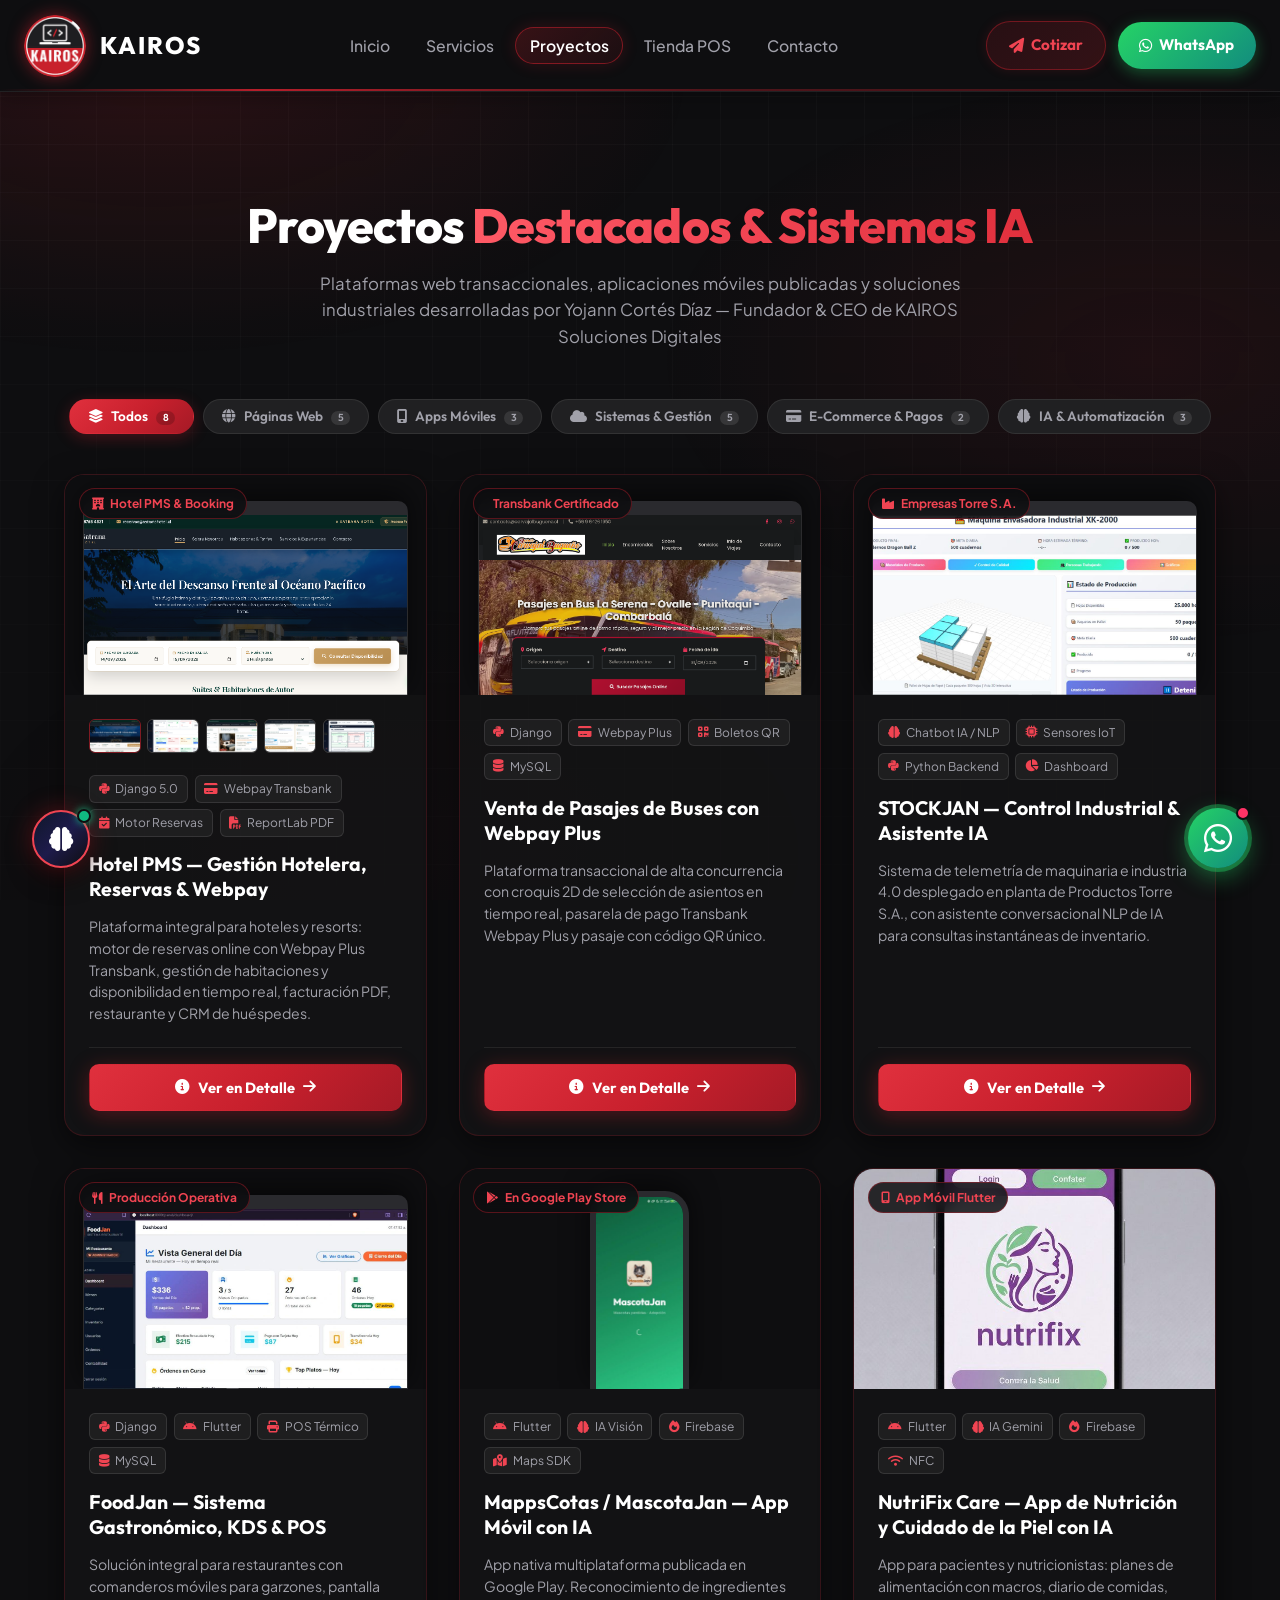
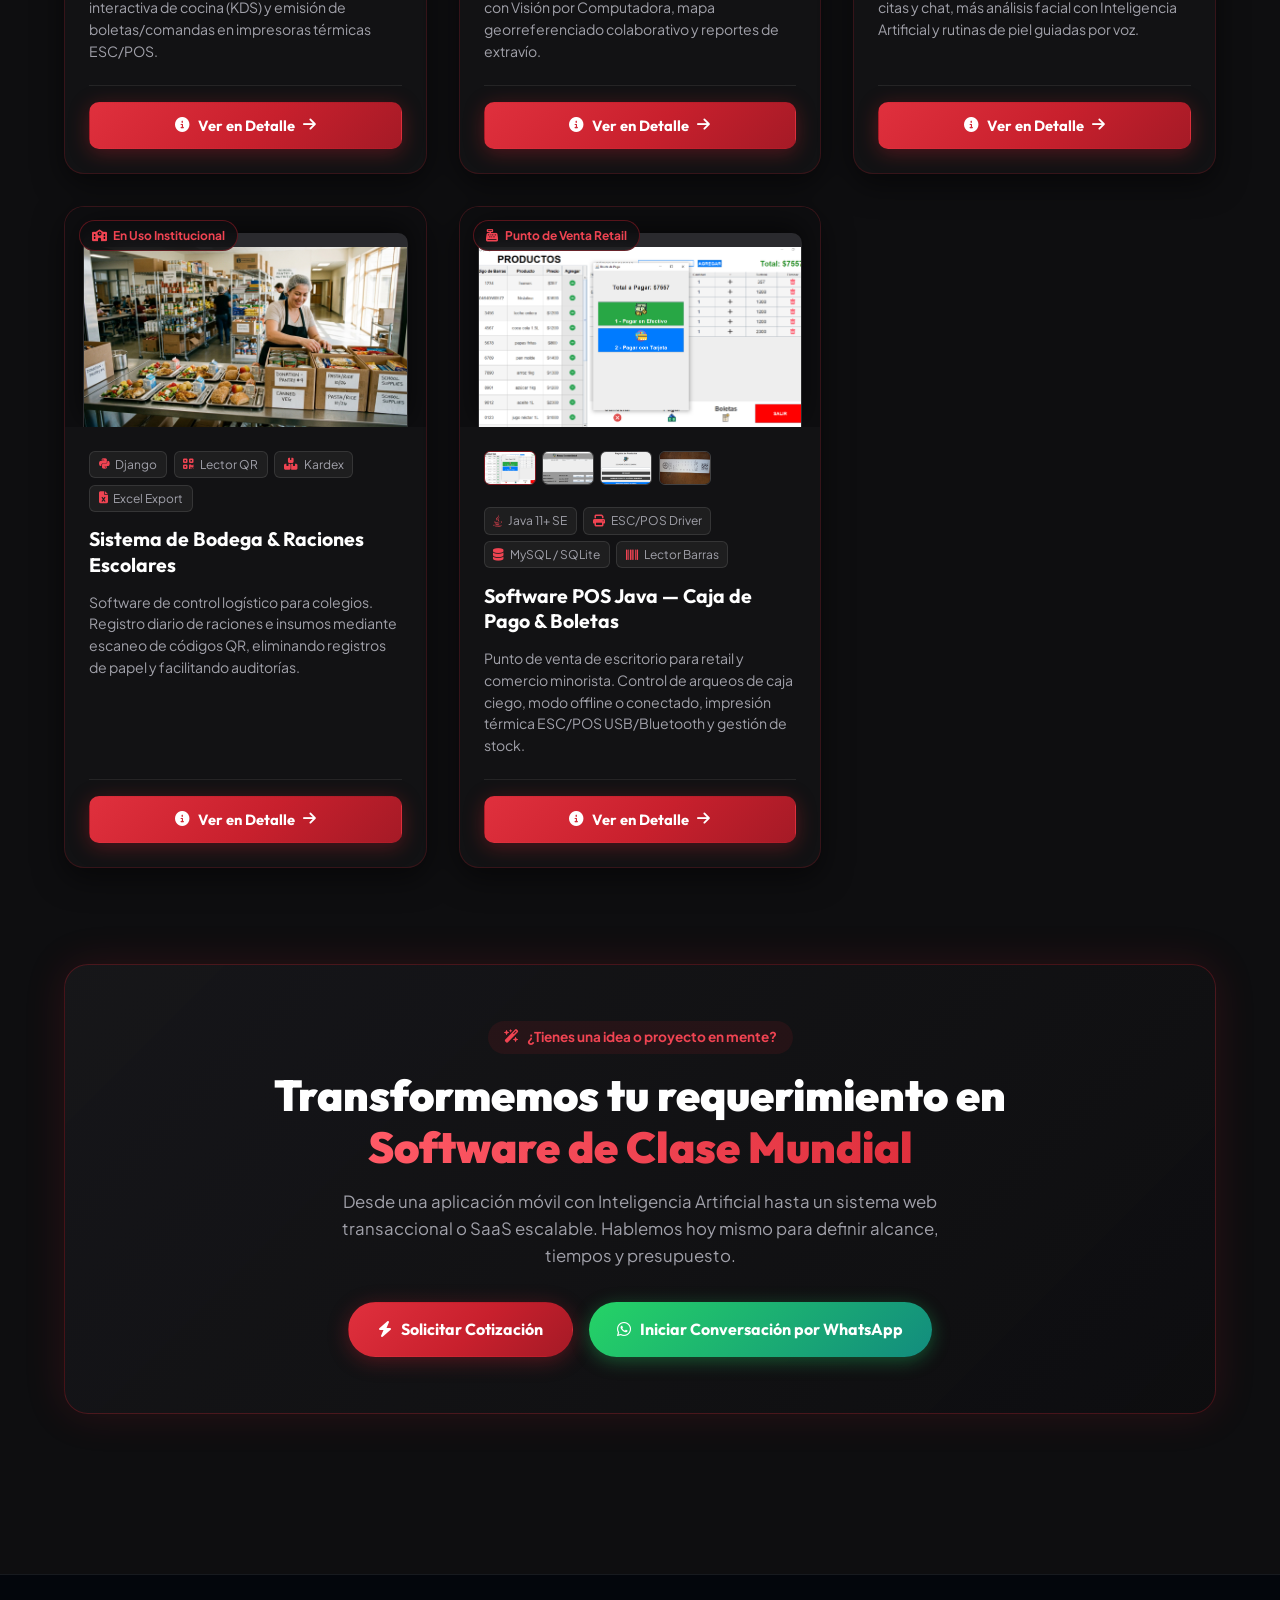
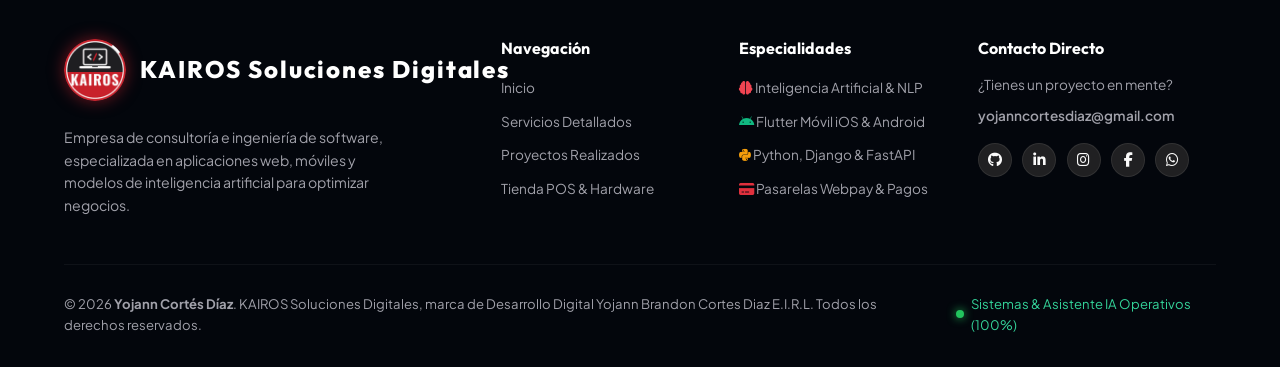
<file: proyectos.html>
<!DOCTYPE html>
<html lang="es">
<head>
  <meta charset="UTF-8">
  <meta name="viewport" content="width=device-width, initial-scale=1.0">
  <meta name="description" content="Portafolio de Proyectos de Software, Apps Móviles, SaaS y Sistemas de Inteligencia Artificial desarrollados por Yojann Cortés Díaz — KAIROS Soluciones Digitales">
  <meta name="keywords" content="Proyectos Software, Flutter, Python, Django, Inteligencia Artificial, MappsCotas, NutriFix Care, FoodJan, STOCKJAN, Yojann Cortés Díaz, KAIROS Soluciones Digitales">
  <meta name="author" content="Yojann Cortés Díaz">
  
  <!-- Open Graph -->
  <meta property="og:type" content="website">
  <meta property="og:title" content="Proyectos & Casos de Éxito | KAIROS Soluciones Digitales">
  <meta property="og:description" content="Casos reales de ingeniería de software, aplicaciones móviles con IA, plataformas SaaS y arquitecturas cloud escalables.">
  
  <!-- Favicon -->
  <link rel="icon" type="image/png" sizes="48x48" href="favicon_kairos.png">
  <link rel="apple-touch-icon" href="apple-touch-icon.png">
  
  <title>Proyectos & Casos de Éxito | KAIROS Soluciones Digitales — Yojann Cortés Díaz</title>
  
  <!-- Fonts -->
  <link rel="preconnect" href="https://fonts.googleapis.com">
  <link rel="preconnect" href="https://fonts.gstatic.com" crossorigin>
  <link href="https://fonts.googleapis.com/css2?family=Outfit:wght@400;500;600;700;800;900&family=Plus+Jakarta+Sans:wght@300;400;500;600;700&family=JetBrains+Mono:wght@400;500;700&display=swap" rel="stylesheet">
  
  <!-- Icons FontAwesome 6 -->
  <link rel="stylesheet" href="https://cdnjs.cloudflare.com/ajax/libs/font-awesome/6.5.2/css/all.min.css">
  
  <!-- Styles -->
  <link rel="stylesheet" href="styles.css?v=20261118n">
  
  <style>
    /* Dedicated Page Luxury Styles for Proyectos */
    .projects-page-hero {
      padding: 8rem 1.5rem 3.5rem;
      text-align: center;
      position: relative;
    }
    
    .ai-badge-header {
      display: inline-flex;
      align-items: center;
      gap: 0.6rem;
      padding: 0.45rem 1.25rem;
      border-radius: 9999px;
      background: rgba(200, 32, 45, 0.08);
      border: 1px solid rgba(200, 32, 45, 0.4);
      color: #f04452;
      font-size: 0.88rem;
      font-weight: 700;
      letter-spacing: 0.5px;
      margin-bottom: 1.25rem;
      box-shadow: 0 0 20px rgba(200, 32, 45, 0.25);
    }
    
    .ai-badge-header i {
    }
    

    .project-detail-hero-title {
      font-family: var(--font-heading);
      font-size: clamp(2.2rem, 5vw, 3.6rem);
      font-weight: 900;
      line-height: 1.15;
      margin: 0 0 1.25rem;
      color: #ffffff;
    }
    
    .project-detail-hero-desc {
      color: #a1a1aa;
      font-size: 1.12rem;
      max-width: 780px;
      margin: 0 auto 2.5rem;
      line-height: 1.7;
    }

    /* Filters Bar */
    .page-filter-bar {
      display: flex;
      justify-content: center;
      flex-wrap: wrap;
      gap: 0.75rem;
      margin-bottom: 3.5rem;
    }

    /* Individual Full-Case Project Section */
    .project-showcase-card {
      background: linear-gradient(180deg, rgba(32, 32, 34, 0.75) 0%, rgba(16, 16, 18, 0.9) 100%);
      border: 1px solid rgba(255, 255, 255, 0.08);
      border-radius: 24px;
      padding: 2.5rem;
      margin-bottom: 4rem;
      backdrop-filter: blur(16px);
      -webkit-backdrop-filter: blur(16px);
      box-shadow: 0 20px 40px -15px rgba(0, 0, 0, 0.6);
      transition: border-color 0.3s ease, box-shadow 0.3s ease;
      position: relative;
      overflow: hidden;
    }

    .project-showcase-card:hover {
      border-color: rgba(200, 32, 45, 0.35);
      box-shadow: 0 25px 50px -12px rgba(200, 32, 45, 0.2);
    }

    .project-showcase-card::before {
      content: '';
      position: absolute;
      top: 0;
      left: 0;
      right: 0;
      height: 3px;
      background: linear-gradient(90deg, transparent, #f04452, #e0303d, transparent);
      opacity: 0.8;
    }

    .project-showcase-grid {
      display: grid;
      grid-template-columns: 1.15fr 1fr;
      gap: 3rem;
      align-items: start;
    }

    @media (max-width: 992px) {
      .project-showcase-grid {
        grid-template-columns: 1fr;
        gap: 2rem;
      }
      .project-showcase-card {
        padding: 1.5rem;
      }
    }

    /* Gallery preview */
    .project-gallery-wrap {
      display: flex;
      flex-direction: column;
      gap: 1rem;
    }

    .main-project-image {
      width: 100%;
      height: 380px;
      border-radius: 16px;
      object-fit: cover;
      background: #0e0e10;
      border: 1px solid rgba(255, 255, 255, 0.12);
      box-shadow: 0 10px 25px rgba(0, 0, 0, 0.5);
      transition: transform 0.3s ease;
    }

    .main-project-image:hover {
      transform: scale(1.02);
    }

    .gallery-thumbnails {
      display: flex;
      gap: 0.75rem;
      overflow-x: auto;
      padding-bottom: 0.5rem;
    }

    .thumb-img {
      width: 90px;
      height: 65px;
      border-radius: 8px;
      object-fit: cover;
      cursor: pointer;
      border: 2px solid transparent;
      opacity: 0.75;
      transition: all 0.2s ease;
    }

    .thumb-img:hover, .thumb-img.active {
      opacity: 1;
      border-color: #f04452;
      transform: translateY(-2px);
    }

    /* Project Information */
    .project-header-row {
      display: flex;
      align-items: center;
      justify-content: space-between;
      gap: 1rem;
      flex-wrap: wrap;
      margin-bottom: 1rem;
    }

    .project-type-badge {
      display: inline-flex;
      align-items: center;
      gap: 0.4rem;
      padding: 0.35rem 0.9rem;
      border-radius: 9999px;
      font-size: 0.8rem;
      font-weight: 700;
      background: rgba(200, 32, 45, 0.1);
      color: #f04452;
      border: 1px solid rgba(200, 32, 45, 0.3);
    }

    .project-status-badge {
      display: inline-flex;
      align-items: center;
      gap: 0.45rem;
      padding: 0.3rem 0.85rem;
      border-radius: 9999px;
      font-size: 0.78rem;
      font-weight: 600;
      background: rgba(16, 185, 129, 0.12);
      color: #10b981;
      border: 1px solid rgba(16, 185, 129, 0.35);
    }

    .project-item-title {
      font-family: var(--font-heading);
      font-size: 1.85rem;
      font-weight: 800;
      color: #ffffff;
      margin-bottom: 1rem;
      line-height: 1.25;
    }

    .project-overview-text {
      color: #d4d4d8;
      font-size: 0.98rem;
      line-height: 1.7;
      margin-bottom: 1.5rem;
    }

    .project-spec-box {
      background: rgba(14, 14, 16, 0.7);
      border: 1px solid rgba(255, 255, 255, 0.07);
      border-radius: 14px;
      padding: 1.25rem;
      margin-bottom: 1.5rem;
    }

    .spec-title {
      font-size: 0.88rem;
      text-transform: uppercase;
      letter-spacing: 1px;
      color: #f04452;
      font-weight: 700;
      margin-bottom: 0.75rem;
      display: flex;
      align-items: center;
      gap: 0.5rem;
    }

    .spec-list {
      list-style: none;
      display: flex;
      flex-direction: column;
      gap: 0.55rem;
    }

    .spec-list li {
      font-size: 0.9rem;
      color: #e4e4e7;
      display: flex;
      align-items: flex-start;
      gap: 0.6rem;
      line-height: 1.5;
    }

    .spec-list li i {
      color: #10b981;
      margin-top: 0.2rem;
      flex-shrink: 0;
    }

    .tech-stack-row {
      display: flex;
      flex-wrap: wrap;
      gap: 0.5rem;
      margin-bottom: 1.75rem;
    }

    .tech-badge-item {
      display: inline-flex;
      align-items: center;
      gap: 0.45rem;
      background: rgba(255, 255, 255, 0.05);
      border: 1px solid rgba(255, 255, 255, 0.12);
      padding: 0.35rem 0.8rem;
      border-radius: 8px;
      font-size: 0.82rem;
      color: #f4f4f5;
      font-weight: 500;
    }

    .tech-badge-item i {
      color: #f04452;
    }

    /* Cuadros Grid Styling */
    .projects-cuadros-grid {
      display: grid;
      grid-template-columns: repeat(auto-fill, minmax(350px, 1fr));
      gap: 2rem;
      margin-bottom: 4rem;
    }

    .project-cuadro-card {
      background: rgba(20, 20, 22, 0.75);
      border: 1px solid rgba(200, 32, 45, 0.2);
      border-radius: 20px;
      overflow: hidden;
      display: flex;
      flex-direction: column;
      transition: all 0.35s cubic-bezier(0.16, 1, 0.3, 1);
      box-shadow: 0 10px 30px rgba(0, 0, 0, 0.5);
      position: relative;
    }

    .project-cuadro-card:hover {
      transform: translateY(-8px);
      border-color: rgba(200, 32, 45, 0.5);
      box-shadow: 0 20px 40px rgba(0, 0, 0, 0.7), 0 0 30px rgba(200, 32, 45, 0.25);
    }

    .cuadro-img-wrapper {
      position: relative;
      height: 220px;
      overflow: hidden;
      background: #0e0e10;
    }

    .cuadro-img {
      width: 100%;
      height: 100%;
      object-fit: cover;
      transition: transform 0.5s ease;
    }

    .project-cuadro-card:hover .cuadro-img {
      transform: scale(1.06);
    }

    .cuadro-badge {
      position: absolute;
      top: 0.85rem;
      left: 0.85rem;
      z-index: 2;
      display: inline-flex;
      align-items: center;
      gap: 0.4rem;
      padding: 0.3rem 0.75rem;
      border-radius: 9999px;
      background: rgba(14, 14, 16, 0.85);
      border: 1px solid rgba(200, 32, 45, 0.4);
      color: #f04452;
      font-size: 0.75rem;
      font-weight: 700;
      backdrop-filter: blur(8px);
      -webkit-backdrop-filter: blur(8px);
    }

    .cuadro-overlay {
      position: absolute;
      inset: 0;
      background: rgba(10, 10, 12, 0.7);
      backdrop-filter: blur(4px);
      display: flex;
      align-items: center;
      justify-content: center;
      opacity: 0;
      transition: opacity 0.3s ease;
      z-index: 3;
    }

    .project-cuadro-card:hover .cuadro-overlay {
      opacity: 1;
    }

    .cuadro-body {
      padding: 1.5rem;
      display: flex;
      flex-direction: column;
      flex: 1;
      gap: 0.9rem;
    }

    .cuadro-tags {
      display: flex;
      flex-wrap: wrap;
      gap: 0.4rem;
    }

    .cuadro-tag {
      font-size: 0.75rem;
      color: #a1a1aa;
      background: rgba(255, 255, 255, 0.05);
      border: 1px solid rgba(255, 255, 255, 0.1);
      padding: 0.2rem 0.55rem;
      border-radius: 6px;
      display: inline-flex;
      align-items: center;
      gap: 0.35rem;
    }

    .cuadro-tag i {
      color: #f04452;
    }

    .cuadro-title {
      font-family: var(--font-heading);
      font-size: 1.22rem;
      font-weight: 700;
      color: #ffffff;
      margin: 0;
      line-height: 1.3;
    }

    .cuadro-desc {
      color: #a1a1aa;
      font-size: 0.88rem;
      line-height: 1.55;
      margin: 0;
      flex: 1;
    }

    .cuadro-footer {
      margin-top: 0.5rem;
      padding-top: 1rem;
      border-top: 1px solid rgba(255, 255, 255, 0.08);
    }

    .btn-block {
      width: 100%;
      display: flex;
      justify-content: center;
      align-items: center;
      gap: 0.5rem;
      font-weight: 700;
      padding: 0.65rem 1.25rem;
      border-radius: 10px;
      text-decoration: none;
    }

    @media (max-width: 768px) {
      .projects-cuadros-grid {
        grid-template-columns: 1fr;
      }
    }
  </style>
</head>
<body>

  <!-- Header / Navbar -->
  <header class="site-header" id="navbar">
    <div class="container nav-container">
      <a href="index.html" class="brand-logo" aria-label="KAIROS Soluciones Digitales - Inicio">
        <div class="logo-aura-wrap">
          <img width="62" height="62" decoding="async" src="logo_kairos_icono.png" alt="KAIROS Soluciones Digitales" class="nav-logo-img">
        </div>
        <div class="brand-text-wrap">
          <div class="brand-top-row">
            <span class="logo-main-text">KAIROS <span class="logo-tagline">Soluciones Digitales</span></span>
          </div>
          <span class="logo-lead-sub">
            <span class="lead-name">Yojann Cortés Díaz</span>
            <span class="lead-sep">•</span>
            <span class="lead-role">CEO & Ing. Informático</span>
          </span>
        </div>
      </a>

      <nav class="nav-menu" id="navMenu" aria-label="Navegación principal">
        <ul class="nav-list">
          <li>
            <a href="index.html" class="nav-link">
              <i class="fa-solid fa-house nav-ico"></i>
              <span>Inicio</span>
            </a>
          </li>
          <li>
            <a href="servicios.html" class="nav-link">
              <i class="fa-solid fa-cubes nav-ico"></i>
              <span>Servicios</span>
            </a>
          </li>
          <li>
            <a href="proyectos.html" class="nav-link active">
              <i class="fa-solid fa-code-fork nav-ico"></i>
              <span>Proyectos</span>
            </a>
          </li>
          <li>
            <a href="productos.html" class="nav-link nav-link-store">
              <i class="fa-solid fa-cash-register nav-ico"></i>
              <span>Tienda POS</span>
              <span class="nav-badge-pill">Hardware</span>
            </a>
          </li>
          <li>
            <a href="index.html#contacto" class="nav-link">
              <i class="fa-solid fa-paper-plane nav-ico"></i>
              <span>Contacto</span>
            </a>
          </li>
          
          <li class="mobile-cta-item">
            <div class="mobile-menu-card">
              <a href="index.html#contacto" class="btn btn-primary btn-block">
                <i class="fa-solid fa-bolt"></i> Cotizar Mi Proyecto
              </a>
              <a href="https://wa.me/56986635815?text=Hola%20Yojann,%20quisiera%20consultarte%20sobre%20tus%20proyectos%20de%20software" target="_blank" rel="noopener" class="btn btn-whatsapp btn-block">
                <i class="fa-brands fa-whatsapp"></i> Hablar por WhatsApp
              </a>
            </div>
          </li>
        </ul>
      </nav>

      <div class="nav-actions">
        <a href="index.html#contacto" class="btn btn-sm btn-nav-quote">
          <i class="fa-solid fa-paper-plane"></i>
          <span>Cotizar</span>
        </a>
        <a href="https://wa.me/56986635815?text=Hola%20Yojann,%20quisiera%20consultarte%20sobre%20tus%20proyectos%20de%20software" target="_blank" rel="noopener" class="btn btn-sm btn-nav-whatsapp" title="Contactar por WhatsApp">
          <i class="fa-brands fa-whatsapp"></i>
          <span>WhatsApp</span>
        </a>
        <button class="mobile-toggle" id="mobileToggle" aria-label="Abrir menú de navegación" aria-expanded="false">
          <span class="toggle-icon-bar"></span>
          <span class="toggle-icon-bar"></span>
          <span class="toggle-icon-bar"></span>
        </button>
      </div>
    </div>
  </header>

  <main style="padding-top: 105px; padding-bottom: 5rem;">
    <!-- Container of Projects Cuadros -->
    <div class="container">
      
      <!-- Section Header -->
      <div class="section-header" style="text-align: center; margin-bottom: 3rem;">
        <h1 class="section-title" style="font-size: clamp(2rem, 4.5vw, 3rem); font-weight: 800; margin: 0 0 1rem; color: #ffffff;">
          Proyectos <span class="gradient-text">Destacados & Sistemas IA</span>
        </h1>
        <p class="section-subtitle" style="max-width: 680px; margin: 0 auto; color: #a1a1aa; font-size: 1.05rem; line-height: 1.6;">
          Plataformas web transaccionales, aplicaciones móviles publicadas y soluciones industriales desarrolladas por Yojann Cortés Díaz — Fundador & CEO de KAIROS Soluciones Digitales
        </p>
      </div>

      <!-- Filtros por categoría -->
        <div class="portfolio-filters" role="toolbar" aria-label="Filtrar proyectos por categoría">
          <button class="filter-btn active" data-filter="all" aria-pressed="true"><i class="fa-solid fa-layer-group"></i> Todos</button>
          <button class="filter-btn" data-filter="web" aria-pressed="false"><i class="fa-solid fa-globe"></i> Páginas Web</button>
          <button class="filter-btn" data-filter="mobile" aria-pressed="false"><i class="fa-solid fa-mobile-screen"></i> Apps Móviles</button>
          <button class="filter-btn" data-filter="saas" aria-pressed="false"><i class="fa-solid fa-cloud"></i> Sistemas & Gestión</button>
          <button class="filter-btn" data-filter="ecommerce" aria-pressed="false"><i class="fa-solid fa-credit-card"></i> E-Commerce & Pagos</button>
          <button class="filter-btn" data-filter="ai" aria-pressed="false"><i class="fa-solid fa-brain"></i> IA & Automatización</button>
        </div>

      <!-- Cuadros Grid -->
      <div class="projects-cuadros-grid">

        <!-- Cuadro 1: Hotel PMS & Reservas Webpay (PRIMERO) -->
        <article class="project-cuadro-card" data-category="web saas ecommerce">
          <div class="cuadro-img-wrapper">
            <span class="cuadro-badge"><i class="fa-solid fa-hotel"></i> Hotel PMS & Booking</span>
            <img src="Proyectos/hotel/1.PNG" alt="Sistema de Gestión Hotelera & Reservas" class="cuadro-img" loading="lazy" id="cuadro-hotel-img">
            <div class="cuadro-overlay">
              <a href="proyecto-detalle.html?id=hotel" class="btn btn-sm btn-primary">
                <i class="fa-solid fa-arrow-up-right-from-square"></i> Ver Ficha Completa
              </a>
            </div>
          </div>
          <div class="cuadro-body">
            <!-- Mini Selector de Pantallas -->
            <div style="display:flex; gap:0.4rem; overflow-x:auto; padding-bottom:4px; margin-bottom:0.25rem;">
              <img src="Proyectos/hotel/1.PNG" alt="Reservas" style="width:52px; height:34px; border-radius:6px; object-fit:cover; cursor:pointer; border:1px solid rgba(200, 32, 45,0.6);" onclick="document.getElementById('cuadro-hotel-img').src=this.src" title="1. Reservas Web">
              <img src="Proyectos/hotel/4.PNG" alt="Dashboard" style="width:52px; height:34px; border-radius:6px; object-fit:cover; cursor:pointer; border:1px solid rgba(255,255,255,0.2);" onclick="document.getElementById('cuadro-hotel-img').src=this.src" title="4. Dashboard PMS">
              <img src="Proyectos/hotel/2.PNG" alt="Habitaciones" style="width:52px; height:34px; border-radius:6px; object-fit:cover; cursor:pointer; border:1px solid rgba(255,255,255,0.2);" onclick="document.getElementById('cuadro-hotel-img').src=this.src" title="2. Habitaciones">
              <img src="Proyectos/hotel/3.PNG" alt="Webpay" style="width:52px; height:34px; border-radius:6px; object-fit:cover; cursor:pointer; border:1px solid rgba(255,255,255,0.2);" onclick="document.getElementById('cuadro-hotel-img').src=this.src" title="3. Webpay Plus">
              <img src="Proyectos/hotel/5.PNG" alt="Plano 2D" style="width:52px; height:34px; border-radius:6px; object-fit:cover; cursor:pointer; border:1px solid rgba(255,255,255,0.2);" onclick="document.getElementById('cuadro-hotel-img').src=this.src" title="5. Plano 2D">
            </div>
            <div class="cuadro-tags">
              <span class="cuadro-tag"><i class="fa-brands fa-python"></i> Django 5.0</span>
              <span class="cuadro-tag"><i class="fa-solid fa-credit-card"></i> Webpay Transbank</span>
              <span class="cuadro-tag"><i class="fa-solid fa-calendar-check"></i> Motor Reservas</span>
              <span class="cuadro-tag"><i class="fa-solid fa-file-pdf"></i> ReportLab PDF</span>
            </div>
            <h3 class="cuadro-title">Hotel PMS — Gestión Hotelera, Reservas & Webpay</h3>
            <p class="cuadro-desc">
              Plataforma integral para hoteles y resorts: motor de reservas online con Webpay Plus Transbank, gestión de habitaciones y disponibilidad en tiempo real, facturación PDF, restaurante y CRM de huéspedes.
            </p>
            <div class="cuadro-footer">
              <a href="proyecto-detalle.html?id=hotel" class="btn btn-primary btn-block">
                <i class="fa-solid fa-circle-info"></i> Ver en Detalle <i class="fa-solid fa-arrow-right"></i>
              </a>
            </div>
          </div>
        </article>

        <!-- Cuadro 2: Pasajes Webpay (SEGUNDO) -->
        <article class="project-cuadro-card" data-category="web ecommerce">
          <div class="cuadro-img-wrapper">
            <span class="cuadro-badge"><i class="fa-solid fa-shield-check"></i> Transbank Certificado</span>
            <img src="Proyectos/pagina_buses/menupasjaeros.PNG" alt="Sistema Venta de Pasajes Webpay" class="cuadro-img" loading="lazy">
            <div class="cuadro-overlay">
              <a href="proyecto-detalle.html?id=buses" class="btn btn-sm btn-primary">
                <i class="fa-solid fa-arrow-up-right-from-square"></i> Ver Ficha Completa
              </a>
            </div>
          </div>
          <div class="cuadro-body">
            <div class="cuadro-tags">
              <span class="cuadro-tag"><i class="fa-brands fa-python"></i> Django</span>
              <span class="cuadro-tag"><i class="fa-solid fa-credit-card"></i> Webpay Plus</span>
              <span class="cuadro-tag"><i class="fa-solid fa-qrcode"></i> Boletos QR</span>
              <span class="cuadro-tag"><i class="fa-solid fa-database"></i> MySQL</span>
            </div>
            <h3 class="cuadro-title">Venta de Pasajes de Buses con Webpay Plus</h3>
            <p class="cuadro-desc">
              Plataforma transaccional de alta concurrencia con croquis 2D de selección de asientos en tiempo real, pasarela de pago Transbank Webpay Plus y pasaje con código QR único.
            </p>
            <div class="cuadro-footer">
              <a href="proyecto-detalle.html?id=buses" class="btn btn-primary btn-block">
                <i class="fa-solid fa-circle-info"></i> Ver en Detalle <i class="fa-solid fa-arrow-right"></i>
              </a>
            </div>
          </div>
        </article>

        <!-- Cuadro 3: STOCKJAN IA (TERCERO) -->
        <article class="project-cuadro-card" data-category="web saas ai">
          <div class="cuadro-img-wrapper">
            <span class="cuadro-badge"><i class="fa-solid fa-industry"></i> Empresas Torre S.A.</span>
            <img src="Proyectos/sistema gestion empresas torre/pagina.jfif" alt="STOCKJAN Gestión Industrial con IA" class="cuadro-img" loading="lazy">
            <div class="cuadro-overlay">
              <a href="proyecto-detalle.html?id=stockjan" class="btn btn-sm btn-primary">
                <i class="fa-solid fa-arrow-up-right-from-square"></i> Ver Ficha Completa
              </a>
            </div>
          </div>
          <div class="cuadro-body">
            <div class="cuadro-tags">
              <span class="cuadro-tag"><i class="fa-solid fa-brain"></i> Chatbot IA / NLP</span>
              <span class="cuadro-tag"><i class="fa-solid fa-microchip"></i> Sensores IoT</span>
              <span class="cuadro-tag"><i class="fa-brands fa-python"></i> Python Backend</span>
              <span class="cuadro-tag"><i class="fa-solid fa-chart-pie"></i> Dashboard</span>
            </div>
            <h3 class="cuadro-title">STOCKJAN — Control Industrial & Asistente IA</h3>
            <p class="cuadro-desc">
              Sistema de telemetría de maquinaria e industria 4.0 desplegado en planta de Productos Torre S.A., con asistente conversacional NLP de IA para consultas instantáneas de inventario.
            </p>
            <div class="cuadro-footer">
              <a href="proyecto-detalle.html?id=stockjan" class="btn btn-primary btn-block">
                <i class="fa-solid fa-circle-info"></i> Ver en Detalle <i class="fa-solid fa-arrow-right"></i>
              </a>
            </div>
          </div>
        </article>

        <!-- Cuadro 4: FoodJan -->
        <article class="project-cuadro-card" data-category="web saas mobile">
          <div class="cuadro-img-wrapper">
            <span class="cuadro-badge"><i class="fa-solid fa-utensils"></i> Producción Operativa</span>
            <img src="Proyectos/foodjan/paginaweb.jfif" alt="FoodJan Sistema Gastronómico" class="cuadro-img" loading="lazy">
            <div class="cuadro-overlay">
              <a href="proyecto-detalle.html?id=foodjan" class="btn btn-sm btn-primary">
                <i class="fa-solid fa-arrow-up-right-from-square"></i> Ver Ficha Completa
              </a>
            </div>
          </div>
          <div class="cuadro-body">
            <div class="cuadro-tags">
              <span class="cuadro-tag"><i class="fa-brands fa-python"></i> Django</span>
              <span class="cuadro-tag"><i class="fa-brands fa-android"></i> Flutter</span>
              <span class="cuadro-tag"><i class="fa-solid fa-print"></i> POS Térmico</span>
              <span class="cuadro-tag"><i class="fa-solid fa-database"></i> MySQL</span>
            </div>
            <h3 class="cuadro-title">FoodJan — Sistema Gastronómico, KDS & POS</h3>
            <p class="cuadro-desc">
              Solución integral para restaurantes con comanderos móviles para garzones, pantalla interactiva de cocina (KDS) y emisión de boletas/comandas en impresoras térmicas ESC/POS.
            </p>
            <div class="cuadro-footer">
              <a href="proyecto-detalle.html?id=foodjan" class="btn btn-primary btn-block">
                <i class="fa-solid fa-circle-info"></i> Ver en Detalle <i class="fa-solid fa-arrow-right"></i>
              </a>
            </div>
          </div>
        </article>

        <!-- Cuadro 5: MappsCotas -->
        <article class="project-cuadro-card" data-category="mobile ai">
          <div class="cuadro-img-wrapper">
            <span class="cuadro-badge"><i class="fa-brands fa-google-play"></i> En Google Play Store</span>
            <img src="Proyectos/mappscotas/inicio.jfif" alt="MappsCotas App Móvil con IA" class="cuadro-img" loading="lazy">
            <div class="cuadro-overlay">
              <a href="proyecto-detalle.html?id=mappscotas" class="btn btn-sm btn-primary">
                <i class="fa-solid fa-arrow-up-right-from-square"></i> Ver Ficha Completa
              </a>
            </div>
          </div>
          <div class="cuadro-body">
            <div class="cuadro-tags">
              <span class="cuadro-tag"><i class="fa-brands fa-android"></i> Flutter</span>
              <span class="cuadro-tag"><i class="fa-solid fa-brain"></i> IA Visión</span>
              <span class="cuadro-tag"><i class="fa-solid fa-fire"></i> Firebase</span>
              <span class="cuadro-tag"><i class="fa-solid fa-map-location-dot"></i> Maps SDK</span>
            </div>
            <h3 class="cuadro-title">MappsCotas / MascotaJan — App Móvil con IA</h3>
            <p class="cuadro-desc">
              App nativa multiplataforma publicada en Google Play. Reconocimiento de ingredientes con Visión por Computadora, mapa georreferenciado colaborativo y reportes de extravío.
            </p>
            <div class="cuadro-footer">
              <a href="proyecto-detalle.html?id=mappscotas" class="btn btn-primary btn-block">
                <i class="fa-solid fa-circle-info"></i> Ver en Detalle <i class="fa-solid fa-arrow-right"></i>
              </a>
            </div>
          </div>
        </article>

        <!-- Cuadro: NutriFix Care -->
        <article class="project-cuadro-card" data-category="mobile ai">
          <div class="cuadro-img-wrapper">
            <span class="cuadro-badge"><i class="fa-solid fa-mobile-screen"></i> App Móvil Flutter</span>
            <img src="Proyectos/nutrifix/foto_portada.jpg" alt="NutriFix Care: app móvil y tag NFC de nutrición y cuidado de la piel" class="cuadro-img" loading="lazy" width="698" height="1250">
            <div class="cuadro-overlay">
              <a href="proyecto-detalle.html?id=nutrifix" class="btn btn-sm btn-primary">
                <i class="fa-solid fa-arrow-up-right-from-square"></i> Ver Ficha Completa
              </a>
            </div>
          </div>
          <div class="cuadro-body">
            <div class="cuadro-tags">
              <span class="cuadro-tag"><i class="fa-brands fa-android"></i> Flutter</span>
              <span class="cuadro-tag"><i class="fa-solid fa-brain"></i> IA Gemini</span>
              <span class="cuadro-tag"><i class="fa-solid fa-fire"></i> Firebase</span>
              <span class="cuadro-tag"><i class="fa-solid fa-wifi"></i> NFC</span>
            </div>
            <h3 class="cuadro-title">NutriFix Care — App de Nutrición y Cuidado de la Piel con IA</h3>
            <p class="cuadro-desc">
              App para pacientes y nutricionistas: planes de alimentación con macros, diario de comidas, citas y chat, más análisis facial con Inteligencia Artificial y rutinas de piel guiadas por voz.
            </p>
            <div class="cuadro-footer">
              <a href="proyecto-detalle.html?id=nutrifix" class="btn btn-primary btn-block">
                <i class="fa-solid fa-circle-info"></i> Ver en Detalle <i class="fa-solid fa-arrow-right"></i>
              </a>
            </div>
          </div>
        </article>

        <!-- Cuadro 6: Bodega Escolar -->
        <article class="project-cuadro-card" data-category="web saas">
          <div class="cuadro-img-wrapper">
            <span class="cuadro-badge"><i class="fa-solid fa-school"></i> En Uso Institucional</span>
            <img src="Proyectos/sistema bodega escuela/portada_bodega.jpg" alt="Sistema Bodega Escuela" class="cuadro-img" loading="lazy">
            <div class="cuadro-overlay">
              <a href="proyecto-detalle.html?id=bodega-escuela" class="btn btn-sm btn-primary">
                <i class="fa-solid fa-arrow-up-right-from-square"></i> Ver Ficha Completa
              </a>
            </div>
          </div>
          <div class="cuadro-body">
            <div class="cuadro-tags">
              <span class="cuadro-tag"><i class="fa-brands fa-python"></i> Django</span>
              <span class="cuadro-tag"><i class="fa-solid fa-qrcode"></i> Lector QR</span>
              <span class="cuadro-tag"><i class="fa-solid fa-boxes-stacked"></i> Kardex</span>
              <span class="cuadro-tag"><i class="fa-solid fa-file-excel"></i> Excel Export</span>
            </div>
            <h3 class="cuadro-title">Sistema de Bodega & Raciones Escolares</h3>
            <p class="cuadro-desc">
              Software de control logístico para colegios. Registro diario de raciones e insumos mediante escaneo de códigos QR, eliminando registros de papel y facilitando auditorías.
            </p>
            <div class="cuadro-footer">
              <a href="proyecto-detalle.html?id=bodega-escuela" class="btn btn-primary btn-block">
                <i class="fa-solid fa-circle-info"></i> Ver en Detalle <i class="fa-solid fa-arrow-right"></i>
              </a>
            </div>
          </div>
        </article>

        <!-- Cuadro 7: POS Java -->
        <article class="project-cuadro-card" data-category="saas">
          <div class="cuadro-img-wrapper">
            <span class="cuadro-badge"><i class="fa-solid fa-cash-register"></i> Punto de Venta Retail</span>
            <img src="Proyectos/cajpago/6.PNG" alt="Software POS Java" class="cuadro-img" loading="lazy" id="cuadro-pos-img" onerror="this.onerror=null; this.src='productos/impresa termica.PNG';">
            <div class="cuadro-overlay">
              <a href="proyecto-detalle.html?id=pos-java" class="btn btn-sm btn-primary">
                <i class="fa-solid fa-arrow-up-right-from-square"></i> Ver Ficha Completa
              </a>
            </div>
          </div>
          <div class="cuadro-body">
            <!-- Mini Selector de Pantallas POS -->
            <div style="display:flex; gap:0.4rem; overflow-x:auto; padding-bottom:4px; margin-bottom:0.25rem;">
              <img src="Proyectos/cajpago/6.PNG" alt="Ventas" style="width:52px; height:34px; border-radius:6px; object-fit:cover; cursor:pointer; border:1px solid rgba(200, 32, 45,0.6);" onclick="document.getElementById('cuadro-pos-img').src=this.src" title="1. Pantalla Venta y Cobro" onerror="this.onerror=null; this.src='productos/impresa termica.PNG';">
              <img src="Proyectos/cajpago/12.PNG" alt="Contabilidad" style="width:52px; height:34px; border-radius:6px; object-fit:cover; cursor:pointer; border:1px solid rgba(255,255,255,0.2);" onclick="document.getElementById('cuadro-pos-img').src=this.src" title="2. Menú Contabilidad y Cierre">
              <img src="Proyectos/cajpago/17.PNG" alt="Registro" style="width:52px; height:34px; border-radius:6px; object-fit:cover; cursor:pointer; border:1px solid rgba(255,255,255,0.2);" onclick="document.getElementById('cuadro-pos-img').src=this.src" title="3. Registro y Escáner">
              <img src="Proyectos/cajpago/BOLETA.jpg" alt="Boleta" style="width:52px; height:34px; border-radius:6px; object-fit:cover; cursor:pointer; border:1px solid rgba(255,255,255,0.2);" onclick="document.getElementById('cuadro-pos-img').src=this.src" title="4. Boleta Térmica Impresa">
            </div>
            <div class="cuadro-tags">
              <span class="cuadro-tag"><i class="fa-brands fa-java"></i> Java 11+ SE</span>
              <span class="cuadro-tag"><i class="fa-solid fa-print"></i> ESC/POS Driver</span>
              <span class="cuadro-tag"><i class="fa-solid fa-database"></i> MySQL / SQLite</span>
              <span class="cuadro-tag"><i class="fa-solid fa-barcode"></i> Lector Barras</span>
            </div>
            <h3 class="cuadro-title">Software POS Java — Caja de Pago & Boletas</h3>
            <p class="cuadro-desc">
              Punto de venta de escritorio para retail y comercio minorista. Control de arqueos de caja ciego, modo offline o conectado, impresión térmica ESC/POS USB/Bluetooth y gestión de stock.
            </p>
            <div class="cuadro-footer">
              <a href="proyecto-detalle.html?id=pos-java" class="btn btn-primary btn-block">
                <i class="fa-solid fa-circle-info"></i> Ver en Detalle <i class="fa-solid fa-arrow-right"></i>
              </a>
            </div>
          </div>
        </article>

      </div>
    </div>

    <!-- Bottom CTA Banner with AI aesthetic -->
    <section class="section" style="padding: 2rem 0 5rem;">
      <div class="container">
        <div style="background: linear-gradient(135deg, rgba(24, 24, 27,0.85) 0%, rgba(14, 14, 16,0.95) 100%); border: 1px solid rgba(200, 32, 45,0.3); border-radius: 24px; padding: 3.5rem 2rem; text-align: center; position: relative; overflow: hidden; box-shadow: 0 0 40px rgba(200, 32, 45,0.15);">
          <div style="display:inline-flex; align-items:center; gap:0.5rem; padding:0.35rem 1rem; border-radius:999px; background:rgba(200, 32, 45,0.1); color:#f04452; font-size:0.85rem; font-weight:700; margin-bottom:1rem;">
            <i class="fa-solid fa-wand-magic-sparkles"></i> ¿Tienes una idea o proyecto en mente?
          </div>
          <h2 style="font-size:clamp(1.8rem, 4vw, 2.7rem); color:#ffffff; font-weight:900; margin-bottom:1rem;">
            Transformemos tu requerimiento en <span class="gradient-text">Software de Clase Mundial</span>
          </h2>
          <p style="color:#a1a1aa; font-size:1.05rem; max-width:650px; margin:0 auto 2rem; line-height:1.6;">
            Desde una aplicación móvil con Inteligencia Artificial hasta un sistema web transaccional o SaaS escalable. Hablemos hoy mismo para definir alcance, tiempos y presupuesto.
          </p>
          <div style="display:flex; justify-content:center; gap:1rem; flex-wrap:wrap;">
            <a href="index.html#contacto" class="btn btn-primary btn-lg">
              <i class="fa-solid fa-bolt"></i> Solicitar Cotización
            </a>
            <a href="https://wa.me/56986635815?text=Hola%20Yojann,%20estuve%20revisando%20tu%20p%C3%A1gina%20de%20proyectos%20y%20quisiera%20conversar%20sobre%20una%20propuesta" target="_blank" rel="noopener" class="btn btn-whatsapp btn-lg">
              <i class="fa-brands fa-whatsapp"></i> Iniciar Conversación por WhatsApp
            </a>
          </div>
        </div>
      </div>
    </section>
  </main>

  <!-- Footer -->
  <footer class="site-footer">
    <div class="container footer-container">
      <div class="footer-top">
        <div class="footer-brand">
          <a href="index.html" class="brand-logo footer-logo">
            <img width="62" height="62" decoding="async" loading="lazy" src="logo_kairos_icono.png" alt="KAIROS Soluciones Digitales" class="nav-logo-img">
            <div class="brand-text-wrap">
              <span class="logo-main-text">KAIROS Soluciones Digitales</span>
              <span class="logo-lead-sub">Fundador & CEO: Yojann Cortés Díaz</span>
            </div>
          </a>
          <p class="footer-tagline">
            Empresa de consultoría e ingeniería de software, especializada en aplicaciones web, móviles y modelos de inteligencia artificial para optimizar negocios.
          </p>
        </div>

        <div class="footer-links-group">
          <h4>Navegación</h4>
          <ul>
            <li><a href="index.html">Inicio</a></li>
            <li><a href="servicios.html">Servicios Detallados</a></li>
            <li><a href="proyectos.html">Proyectos Realizados</a></li>
            <li><a href="productos.html">Tienda POS & Hardware</a></li>
          </ul>
        </div>

        <div class="footer-links-group">
          <h4>Especialidades</h4>
          <ul>
            <li><span><i class="fa-solid fa-brain" style="color:#f04452;"></i> Inteligencia Artificial & NLP</span></li>
            <li><span><i class="fa-brands fa-android" style="color:#10b981;"></i> Flutter Móvil iOS & Android</span></li>
            <li><span><i class="fa-brands fa-python" style="color:#f59e0b;"></i> Python, Django & FastAPI</span></li>
            <li><span><i class="fa-solid fa-credit-card" style="color:#e0303d;"></i> Pasarelas Webpay & Pagos</span></li>
          </ul>
        </div>

        <div class="footer-links-group">
          <h4>Contacto Directo</h4>
          <p class="footer-text">¿Tienes un proyecto en mente?</p>
          <a href="mailto:yojanncortesdiaz@gmail.com" class="footer-mail">yojanncortesdiaz@gmail.com</a>
          <div class="footer-social-icons">
            <a href="https://github.com/YojanCortes" target="_blank" rel="noopener" aria-label="GitHub"><i class="fa-brands fa-github"></i></a>
            <a href="https://cl.linkedin.com/in/yojanncortes" target="_blank" rel="noopener" aria-label="LinkedIn"><i class="fa-brands fa-linkedin-in"></i></a>
            <a href="https://www.instagram.com/kairos_soluciones.digitales/" target="_blank" rel="noopener" aria-label="Instagram"><i class="fa-brands fa-instagram"></i></a>
            <a href="https://www.facebook.com/people/Kairos-soluciones-digitales/61596643263364/" target="_blank" rel="noopener" aria-label="Facebook"><i class="fa-brands fa-facebook-f"></i></a>
            <a href="https://wa.me/56986635815?text=Hola%20Yojann" target="_blank" rel="noopener" aria-label="WhatsApp"><i class="fa-brands fa-whatsapp"></i></a>
          </div>
        </div>
      </div>

      <div class="footer-bottom">
        <p>&copy; <span id="currentYear"></span> <strong>Yojann Cortés Díaz</strong>. KAIROS Soluciones Digitales, marca de Desarrollo Digital Yojann Brandon Cortes Diaz E.I.R.L. Todos los derechos reservados.</p>
        <p class="footer-sys-status"><span class="status-dot"></span> Sistemas & Asistente IA Operativos (100%)</p>
      </div>
    </div>
  </footer>

  <!-- Toast Notification Container -->
  <div class="toast-container" id="toastContainer"></div>

  <!-- Floating WhatsApp Button -->
  <a href="https://wa.me/56986635815?text=Hola%20Yojann,%20quisiera%20consultarte%20sobre%20un%20proyecto%20de%20software" target="_blank" rel="noopener" class="whatsapp-float-wrap" aria-label="Contactar por WhatsApp">
    <span class="whatsapp-float-tooltip">¿Conversamos por WhatsApp? 💬</span>
    <div class="whatsapp-float-btn">
      <i class="fa-brands fa-whatsapp"></i>
      <span class="whatsapp-float-badge"></span>
    </div>
  </a>

  <!-- Gallery Swap and Filter Script -->
  <script>
    function swapImage(targetId, newSrc, thumbEl) {
      const img = document.getElementById(targetId);
      if (img) {
        img.src = newSrc;
      }
      if (thumbEl && thumbEl.parentElement) {
        thumbEl.parentElement.querySelectorAll('.thumb-img').forEach(t => t.classList.remove('active'));
        thumbEl.classList.add('active');
      }
    }

    document.addEventListener('DOMContentLoaded', () => {
      // Filter functionality
      const filterBtns = document.querySelectorAll('.filter-btn');
      const showcaseCards = document.querySelectorAll('.project-showcase-card');

      filterBtns.forEach(btn => {
        btn.addEventListener('click', () => {
          filterBtns.forEach(b => b.classList.remove('active'));
          btn.classList.add('active');
          const filter = btn.getAttribute('data-filter');

          showcaseCards.forEach(card => {
            const cat = card.getAttribute('data-category') || '';
            if (filter === 'all' || cat.includes(filter)) {
              card.style.display = 'block';
            } else {
              card.style.display = 'none';
            }
          });
        });
      });

      // Handle URL hash or query param: redirect directly to the detailed view page
      const urlParams = new URLSearchParams(window.location.search);
      const projectId = urlParams.get('id') || urlParams.get('project');
      const hashId = window.location.hash ? window.location.hash.replace('#', '') : null;
      const targetAnchor = projectId || hashId;

      if (targetAnchor) {
        window.location.href = 'proyecto-detalle.html?id=' + encodeURIComponent(targetAnchor);
      }
    });
  </script>

  <!-- Main scripts -->
  <script src="main.js?v=20261118n"></script>
</body>
</html>
</file>
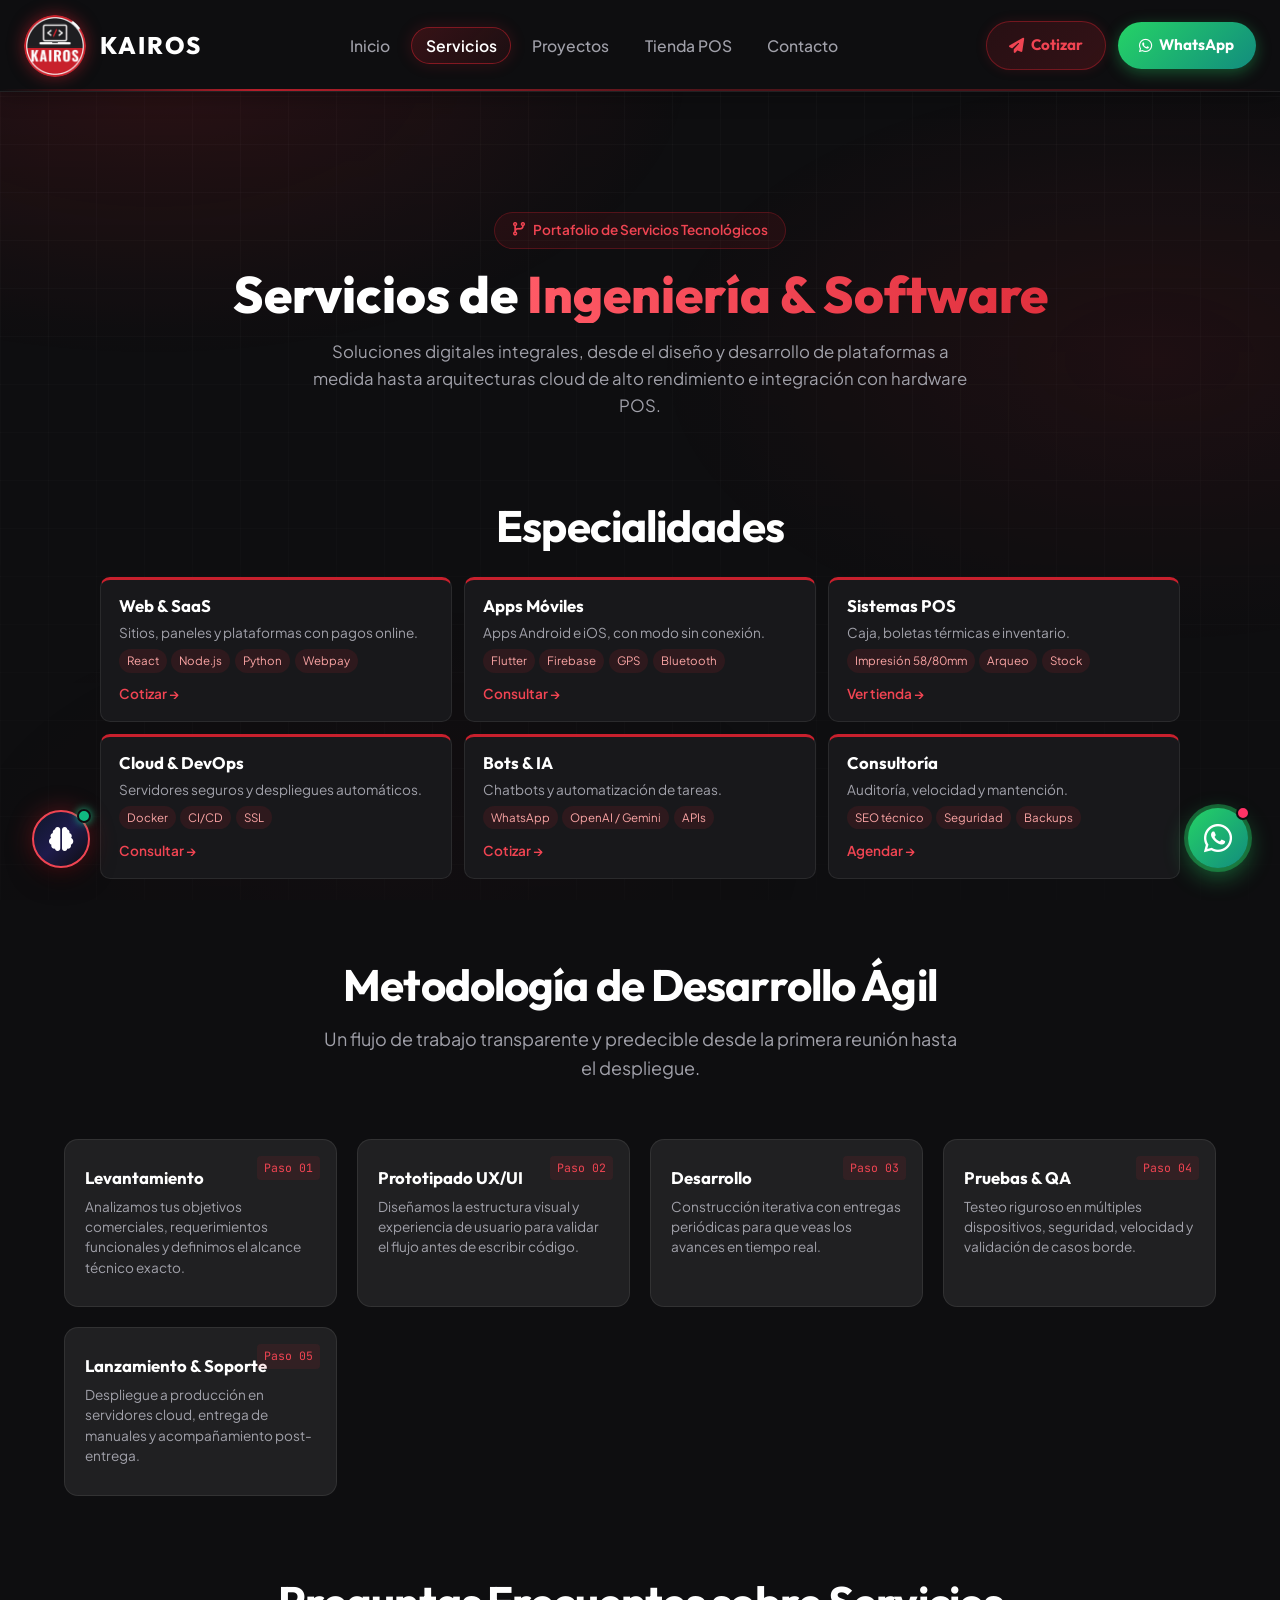
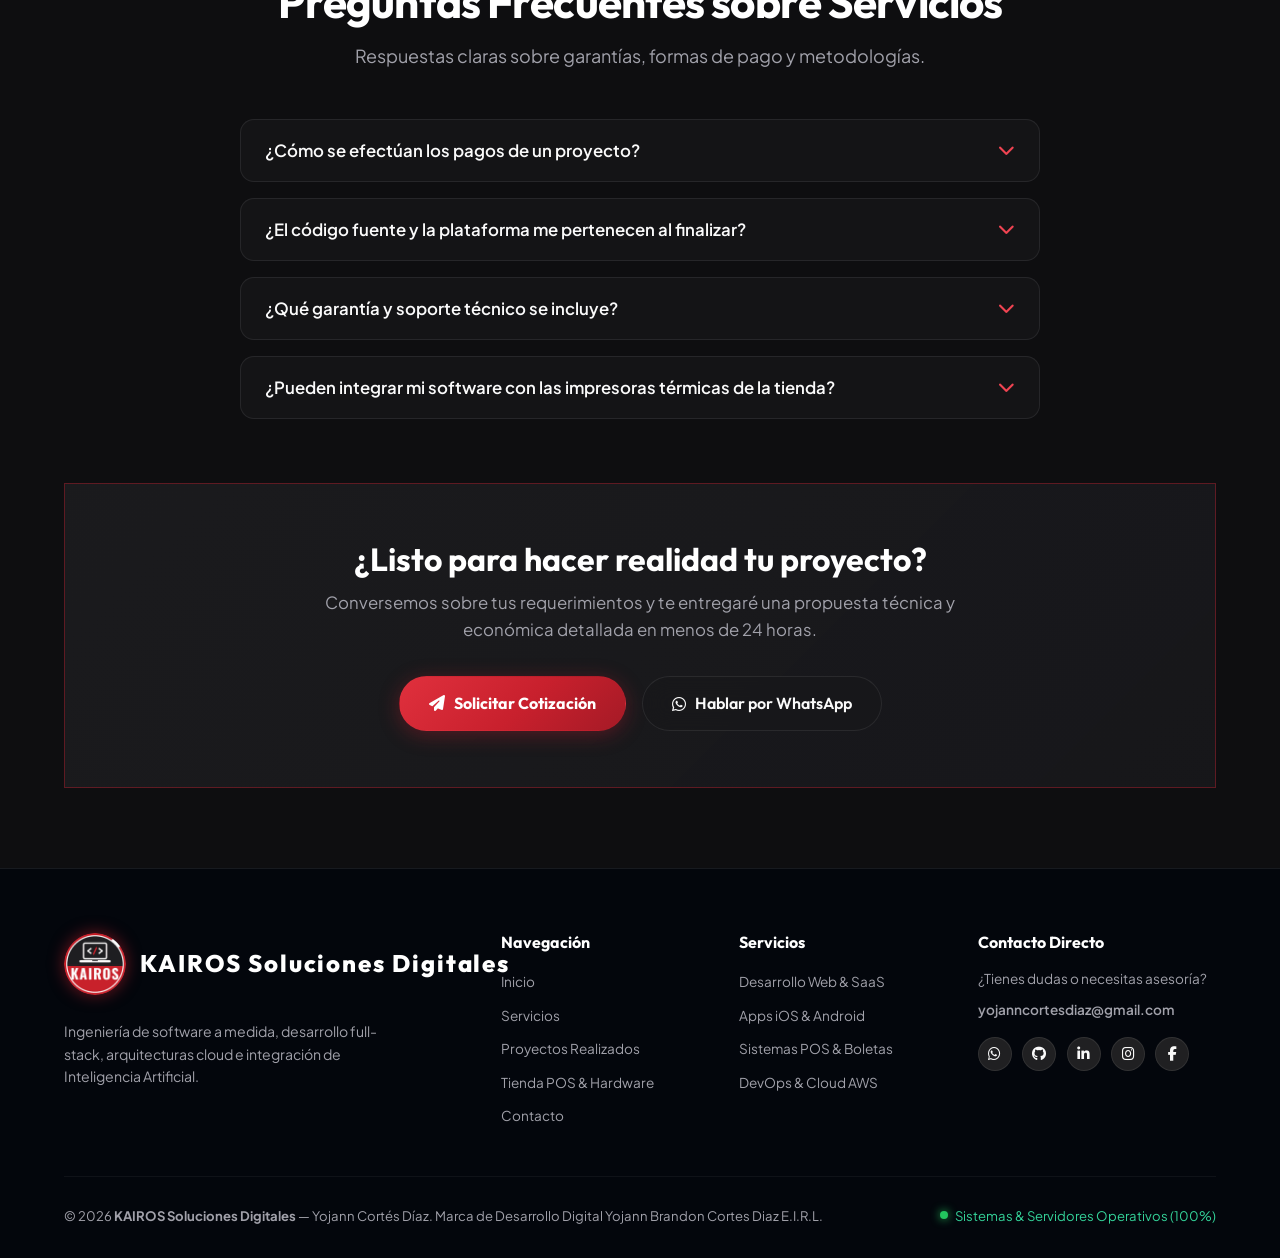
<file: servicios.html>
<!DOCTYPE html>
<html lang="es">
<head>
  <meta charset="UTF-8">
  <meta name="viewport" content="width=device-width, initial-scale=1.0">
  <meta name="description" content="Servicios de Desarrollo de Software, Plataformas Web, Apps Móviles, Sistemas POS y Consultoría Cloud — KAIROS Soluciones Digitales">
  <meta name="keywords" content="Desarrollo Web, Software a Medida, Apps Moviles Chile, Sistemas POS, Facturacion SII, Consultoria Cloud, Yojann Cortes Diaz">
  <meta name="author" content="KAIROS Soluciones Digitales - Yojann Cortés Díaz">
  
  <!-- Favicon -->
  <link rel="icon" type="image/png" sizes="48x48" href="favicon_kairos.png">
  <link rel="apple-touch-icon" href="apple-touch-icon.png">
  
  <title>Servicios de Ingeniería de Software, Cloud & IA | KAIROS Soluciones Digitales</title>
  
  <!-- Fonts -->
  <link rel="preconnect" href="https://fonts.googleapis.com">
  <link rel="preconnect" href="https://fonts.gstatic.com" crossorigin>
  <link href="https://fonts.googleapis.com/css2?family=Outfit:wght@400;500;600;700;800;900&family=Plus+Jakarta+Sans:wght@300;400;500;600;700&family=JetBrains+Mono:wght@400;500;700&display=swap" rel="stylesheet">
  
  <!-- Icons FontAwesome 6 -->
  <link rel="stylesheet" href="https://cdnjs.cloudflare.com/ajax/libs/font-awesome/6.5.2/css/all.min.css">
  
  <!-- Stylesheet with Cache Busting -->
  <link rel="stylesheet" href="styles.css?v=20261118n">

  <!-- Embedded Luxury Styles for Servicios -->
  <style>
    :root {
      --font-heading: 'Outfit', -apple-system, BlinkMacSystemFont, 'Segoe UI', Roboto, sans-serif;
      --font-body: 'Plus Jakarta Sans', -apple-system, BlinkMacSystemFont, 'Segoe UI', Roboto, sans-serif;
    }

    body {
      font-family: var(--font-body);
      background-color: #0e0e10;
      color: #fafafa;
      margin: 0;
      padding: 0;
      overflow-x: hidden;
    }

    .page-hero {
      padding: 7.5rem 1.5rem 2.5rem;
      text-align: center;
      position: relative;
    }

    .page-hero-badge {
      display: inline-flex;
      align-items: center;
      gap: 0.5rem;
      padding: 0.4rem 1.1rem;
      border-radius: 9999px;
      background: rgba(200, 32, 45, 0.1);
      border: 1px solid rgba(200, 32, 45, 0.3);
      color: #f04452;
      font-size: 0.85rem;
      font-weight: 600;
      margin-bottom: 1rem;
    }

    .page-hero-title {
      font-family: var(--font-heading);
      font-size: clamp(2rem, 4.5vw, 3.2rem);
      font-weight: 800;
      line-height: 1.15;
      margin: 0 0 1rem;
      color: #ffffff;
    }

    .page-hero-subtitle {
      color: #a1a1aa;
      font-size: 1.05rem;
      max-width: 680px;
      margin: 0 auto 2.5rem;
      line-height: 1.6;
    }

    .services-detailed-grid {
      display: grid;
      grid-template-columns: repeat(auto-fit, minmax(340px, 1fr));
      gap: 2rem;
      margin-bottom: 5rem;
    }

    .service-detail-card {
      background: linear-gradient(180deg, rgba(32, 32, 34, 0.7) 0%, rgba(20, 20, 22, 0.85) 100%);
      border: 1px solid rgba(255, 255, 255, 0.08);
      border-radius: 18px;
      padding: 2rem;
      display: flex;
      flex-direction: column;
      transition: transform 0.3s ease, border-color 0.3s ease, box-shadow 0.3s ease;
    }

    .service-detail-card:hover {
      transform: translateY(-5px);
      border-color: rgba(200, 32, 45, 0.4);
      box-shadow: 0 15px 35px -10px rgba(200, 32, 45, 0.2);
    }

    .service-card-icon {
      width: 58px;
      height: 58px;
      border-radius: 14px;
      background: rgba(200, 32, 45, 0.1);
      border: 1px solid rgba(200, 32, 45, 0.3);
      display: flex;
      align-items: center;
      justify-content: center;
      font-size: 1.5rem;
      color: #f04452;
      margin-bottom: 1.25rem;
    }




    .faq-grid {
      max-width: 800px;
      margin: 0 auto 4rem;
      display: flex;
      flex-direction: column;
      gap: 1rem;
    }

    .faq-item {
      background: rgba(24, 24, 27, 0.7);
      border: 1px solid rgba(255, 255, 255, 0.08);
      border-radius: 14px;
      overflow: hidden;
      transition: all 0.2s ease;
    }

    .faq-item.active {
      border-color: rgba(200, 32, 45, 0.4);
    }

    .faq-question {
      padding: 1.25rem 1.5rem;
      width: 100%;
      text-align: left;
      background: none;
      border: none;
      color: #fafafa;
      font-size: 1.05rem;
      font-weight: 600;
      display: flex;
      justify-content: space-between;
      align-items: center;
      cursor: pointer;
      font-family: inherit;
    }

    .faq-question i {
      color: #f04452;
      transition: transform 0.3s ease;
    }

    .faq-item.active .faq-question i {
      transform: rotate(180deg);
    }

    .faq-answer {
      max-height: 0;
      overflow: hidden;
      transition: max-height 0.35s ease, padding 0.35s ease;
      padding: 0 1.5rem;
      color: #a1a1aa;
      font-size: 0.92rem;
      line-height: 1.6;
    }

    .faq-item.active .faq-answer {
      max-height: 300px;
      padding: 0 1.5rem 1.25rem;
    }
  </style>
</head>
<body>

  <!-- Header / Navbar -->
  <header class="site-header scrolled" id="navbar">
    <div class="container nav-container">
      <a href="index.html" class="brand-logo" aria-label="KAIROS Soluciones Digitales - Inicio">
        <div class="logo-aura-wrap">
          <img width="62" height="62" decoding="async" src="logo_kairos_icono.png" alt="KAIROS Soluciones Digitales" class="nav-logo-img">
        </div>
        <div class="brand-text-wrap">
          <div class="brand-top-row">
            <span class="logo-main-text">KAIROS <span class="logo-tagline">Soluciones Digitales</span></span>
          </div>
          <span class="logo-lead-sub">
            <span class="lead-name">Yojann Cortés Díaz</span>
            <span class="lead-sep">•</span>
            <span class="lead-role">CEO & Ing. Informático</span>
          </span>
        </div>
      </a>

      <nav class="nav-menu" id="navMenu" aria-label="Navegación principal">
        <ul class="nav-list">
          <li>
            <a href="index.html" class="nav-link">
              <i class="fa-solid fa-house nav-ico"></i>
              <span>Inicio</span>
            </a>
          </li>
          <li>
            <a href="servicios.html" class="nav-link active">
              <i class="fa-solid fa-cubes nav-ico"></i>
              <span>Servicios</span>
            </a>
          </li>
          <li>
            <a href="proyectos.html" class="nav-link">
              <i class="fa-solid fa-code-fork nav-ico"></i>
              <span>Proyectos</span>
            </a>
          </li>
          <li>
            <a href="productos.html" class="nav-link nav-link-store">
              <i class="fa-solid fa-cash-register nav-ico"></i>
              <span>Tienda POS</span>
              <span class="nav-badge-pill">Hardware</span>
            </a>
          </li>
          <li>
            <a href="index.html#contacto" class="nav-link">
              <i class="fa-solid fa-paper-plane nav-ico"></i>
              <span>Contacto</span>
            </a>
          </li>
          
          <li class="mobile-cta-item">
            <div class="mobile-menu-card">
              <a href="index.html#contacto" class="btn btn-primary btn-block">
                <i class="fa-solid fa-bolt"></i> Cotizar Mi Proyecto
              </a>
              <a href="https://wa.me/56986635815?text=Hola%20Yojann,%20quisiera%20consultarte%20sobre%20un%20proyecto%20de%20software" target="_blank" rel="noopener" class="btn btn-whatsapp btn-block">
                <i class="fa-brands fa-whatsapp"></i> Hablar por WhatsApp
              </a>
            </div>
          </li>
        </ul>
      </nav>

      <div class="nav-actions">
        <a href="index.html#contacto" class="btn btn-sm btn-nav-quote">
          <i class="fa-solid fa-paper-plane"></i>
          <span>Cotizar</span>
        </a>
        <a href="https://wa.me/56986635815?text=Hola%20Yojann,%20quisiera%20consultarte%20sobre%20un%20proyecto%20de%20software" target="_blank" rel="noopener" class="btn btn-sm btn-nav-whatsapp" title="Contactar por WhatsApp">
          <i class="fa-brands fa-whatsapp"></i>
          <span>WhatsApp</span>
        </a>
        <button class="mobile-toggle" id="mobileToggle" aria-label="Abrir menú de navegación" aria-expanded="false">
          <span class="toggle-icon-bar"></span>
          <span class="toggle-icon-bar"></span>
          <span class="toggle-icon-bar"></span>
        </button>
      </div>
    </div>
  </header>

  <main>
    <!-- Page Hero -->
    <section class="page-hero">
      <div class="container">
        <div class="page-hero-badge">
          <i class="fa-solid fa-code-branch"></i> Portafolio de Servicios Tecnológicos
        </div>
        <h1 class="page-hero-title">
          Servicios de <span class="gradient-text">Ingeniería & Software</span>
        </h1>
        <p class="page-hero-subtitle">
          Soluciones digitales integrales, desde el diseño y desarrollo de plataformas a medida hasta arquitecturas cloud de alto rendimiento e integración con hardware POS.
        </p>
      </div>
    </section>

    <!-- Services Deep Dive Section -->
    <section class="services-section" style="padding-bottom: 5rem;">
      <div class="container">
        
        <div class="section-heading text-center" style="margin-bottom: 1.5rem;">
          <h2 class="section-title">Especialidades</h2>
        </div>

        <div class="svc-card-grid">
          <article class="svc-card">
            <h3>Web & SaaS</h3>
            <p>Sitios, paneles y plataformas con pagos online.</p>
            <div class="svc-tags"><span>React</span><span>Node.js</span><span>Python</span><span>Webpay</span></div>
            <a href="index.html#contacto" class="svc-link">Cotizar &rarr;</a>
          </article>
          <article class="svc-card">
            <h3>Apps Móviles</h3>
            <p>Apps Android e iOS, con modo sin conexión.</p>
            <div class="svc-tags"><span>Flutter</span><span>Firebase</span><span>GPS</span><span>Bluetooth</span></div>
            <a href="https://wa.me/56986635815?text=Hola%20Yojann,%20quisiera%20cotizar%20una%20App%20M%C3%B3vil" target="_blank" rel="noopener" class="svc-link">Consultar &rarr;</a>
          </article>
          <article class="svc-card">
            <h3>Sistemas POS</h3>
            <p>Caja, boletas térmicas e inventario.</p>
            <div class="svc-tags"><span>Impresión 58/80mm</span><span>Arqueo</span><span>Stock</span></div>
            <a href="productos.html" class="svc-link">Ver tienda &rarr;</a>
          </article>
          <article class="svc-card">
            <h3>Cloud & DevOps</h3>
            <p>Servidores seguros y despliegues automáticos.</p>
            <div class="svc-tags"><span>Docker</span><span>CI/CD</span><span>SSL</span></div>
            <a href="https://wa.me/56986635815?text=Hola%20Yojann,%20quisiera%20consultar%20por%20Cloud%20y%20DevOps" target="_blank" rel="noopener" class="svc-link">Consultar &rarr;</a>
          </article>
          <article class="svc-card">
            <h3>Bots & IA</h3>
            <p>Chatbots y automatización de tareas.</p>
            <div class="svc-tags"><span>WhatsApp</span><span>OpenAI / Gemini</span><span>APIs</span></div>
            <a href="index.html#contacto" class="svc-link">Cotizar &rarr;</a>
          </article>
          <article class="svc-card">
            <h3>Consultoría</h3>
            <p>Auditoría, velocidad y mantención.</p>
            <div class="svc-tags"><span>SEO técnico</span><span>Seguridad</span><span>Backups</span></div>
            <a href="https://wa.me/56986635815?text=Hola%20Yojann,%20quisiera%20agendar%20una%20Consultor%C3%ADa" target="_blank" rel="noopener" class="svc-link">Agendar &rarr;</a>
          </article>
        </div>

        <!-- Development Process -->
        <div class="section-heading text-center" style="margin-top: 5rem; margin-bottom: 3.5rem;">
          <h2 class="section-title">Metodología de Desarrollo Ágil</h2>
          <p class="section-subtitle">Un flujo de trabajo transparente y predecible desde la primera reunión hasta el despliegue.</p>
        </div>

        <div class="process-steps-grid">
          <div class="process-step-card">
            <div class="step-badge">Paso 01</div>
            <h4 class="step-title">Levantamiento</h4>
            <p class="step-desc">Analizamos tus objetivos comerciales, requerimientos funcionales y definimos el alcance técnico exacto.</p>
          </div>
          <div class="process-step-card">
            <div class="step-badge">Paso 02</div>
            <h4 class="step-title">Prototipado UX/UI</h4>
            <p class="step-desc">Diseñamos la estructura visual y experiencia de usuario para validar el flujo antes de escribir código.</p>
          </div>
          <div class="process-step-card">
            <div class="step-badge">Paso 03</div>
            <h4 class="step-title">Desarrollo</h4>
            <p class="step-desc">Construcción iterativa con entregas periódicas para que veas los avances en tiempo real.</p>
          </div>
          <div class="process-step-card">
            <div class="step-badge">Paso 04</div>
            <h4 class="step-title">Pruebas & QA</h4>
            <p class="step-desc">Testeo riguroso en múltiples dispositivos, seguridad, velocidad y validación de casos borde.</p>
          </div>
          <div class="process-step-card">
            <div class="step-badge">Paso 05</div>
            <h4 class="step-title">Lanzamiento & Soporte</h4>
            <p class="step-desc">Despliegue a producción en servidores cloud, entrega de manuales y acompañamiento post-entrega.</p>
          </div>
        </div>

        <!-- FAQ Accordion -->
        <div class="section-heading text-center" style="margin-top: 5rem; margin-bottom: 3rem;">
          <h2 class="section-title">Preguntas Frecuentes sobre Servicios</h2>
          <p class="section-subtitle">Respuestas claras sobre garantías, formas de pago y metodologías.</p>
        </div>

        <div class="faq-grid">
          
          <div class="faq-item">
            <button class="faq-question">
              <span>¿Cómo se efectúan los pagos de un proyecto?</span>
              <i class="fa-solid fa-chevron-down"></i>
            </button>
            <div class="faq-answer">
              Trabajamos con un modelo estándar del 50% al iniciar el proyecto (tras aprobar la propuesta y alcance) y el 50% restante contra entrega final y despliegue exitoso. Se emite factura o boleta de honorarios a nombre de Desarrollo Digital Yojann Brandon Cortes Diaz E.I.R.L. (marca KAIROS Soluciones Digitales).
            </div>
          </div>

          <div class="faq-item">
            <button class="faq-question">
              <span>¿El código fuente y la plataforma me pertenecen al finalizar?</span>
              <i class="fa-solid fa-chevron-down"></i>
            </button>
            <div class="faq-answer">
              Absolutamente sí. Al completar el proyecto se transfieren todos los accesos al repositorio GitHub, bases de datos y servidores. No aplicamos cargos ocultos de retención ni dependencias cautivas.
            </div>
          </div>

          <div class="faq-item">
            <button class="faq-question">
              <span>¿Qué garantía y soporte técnico se incluye?</span>
              <i class="fa-solid fa-chevron-down"></i>
            </button>
            <div class="faq-answer">
              Todos nuestros desarrollos incluyen un periodo de garantía de 30 días post-lanzamiento para corregir cualquier anomalía técnica o bug de forma 100% gratuita. Además ofrecemos planes mensuales de mantenimiento preventivo y evolución continua.
            </div>
          </div>

          <div class="faq-item">
            <button class="faq-question">
              <span>¿Pueden integrar mi software con las impresoras térmicas de la tienda?</span>
              <i class="fa-solid fa-chevron-down"></i>
            </button>
            <div class="faq-answer">
              Sí, es una de nuestras principales fortalezas. Integramos sistemas web y apps móviles directamente con impresoras Bluetooth y USB para imprimir comandas, vouchers, etiquetas y boletas de venta en un solo clic.
            </div>
          </div>

        </div>

        <!-- Bottom CTA -->
        <div class="card" style="text-align: center; padding: 3.5rem 2rem; background: linear-gradient(135deg, rgba(28, 28, 31, 0.9) 0%, rgba(24, 24, 27, 0.95) 100%); border: 1px solid var(--border-glass-glow);">
          <h2 style="font-size: 2rem; margin-bottom: 0.75rem;">¿Listo para hacer realidad tu proyecto?</h2>
          <p style="color: var(--text-muted); max-width: 650px; margin: 0 auto 2rem; font-size: 1.05rem;">
            Conversemos sobre tus requerimientos y te entregaré una propuesta técnica y económica detallada en menos de 24 horas.
          </p>
          <div style="display: flex; justify-content: center; gap: 1rem; flex-wrap: wrap;">
            <a href="index.html#contacto" class="btn btn-lg btn-primary pulse-btn">
              <i class="fa-solid fa-paper-plane"></i> Solicitar Cotización
            </a>
            <a href="https://wa.me/56986635815?text=Hola%20Yojann,%20quisiera%20agendar%20una%20reuni%C3%B3n%20para%20un%20proyecto" target="_blank" rel="noopener" class="btn btn-lg btn-glass">
              <i class="fa-brands fa-whatsapp"></i> Hablar por WhatsApp
            </a>
          </div>
        </div>

      </div>
    </section>
  </main>

  <!-- Footer -->
  <footer class="site-footer">
    <div class="container footer-container">
      <div class="footer-top">
        <div class="footer-brand">
          <a href="index.html" class="brand-logo footer-logo">
            <img width="62" height="62" decoding="async" loading="lazy" src="logo_kairos_icono.png" alt="KAIROS Soluciones Digitales" class="nav-logo-img">
            <div class="brand-text-wrap">
              <span class="logo-main-text">KAIROS Soluciones Digitales</span>
              <span class="logo-lead-sub">Fundador & CEO: Yojann Cortés Díaz</span>
            </div>
          </a>
          <p class="footer-tagline">
            Ingeniería de software a medida, desarrollo full-stack, arquitecturas cloud e integración de Inteligencia Artificial.
          </p>
        </div>

        <div class="footer-links-group">
          <h4>Navegación</h4>
          <ul>
            <li><a href="index.html">Inicio</a></li>
            <li><a href="servicios.html">Servicios</a></li>
            <li><a href="proyectos.html">Proyectos Realizados</a></li>
            <li><a href="productos.html">Tienda POS & Hardware</a></li>
            <li><a href="index.html#contacto">Contacto</a></li>
          </ul>
        </div>

        <div class="footer-links-group">
          <h4>Servicios</h4>
          <ul>
            <li><span>Desarrollo Web & SaaS</span></li>
            <li><span>Apps iOS & Android</span></li>
            <li><span>Sistemas POS & Boletas</span></li>
            <li><span>DevOps & Cloud AWS</span></li>
          </ul>
        </div>

        <div class="footer-links-group">
          <h4>Contacto Directo</h4>
          <p class="footer-text">¿Tienes dudas o necesitas asesoría?</p>
          <a href="mailto:yojanncortesdiaz@gmail.com" class="footer-mail">yojanncortesdiaz@gmail.com</a>
          <div class="footer-social-icons">
            <a href="https://wa.me/56986635815?text=Hola%20Yojann,%20quisiera%20consultar%20por%20servicios" target="_blank" rel="noopener" aria-label="WhatsApp"><i class="fa-brands fa-whatsapp"></i></a>
            <a href="https://github.com/YojanCortes" target="_blank" rel="noopener" aria-label="GitHub"><i class="fa-brands fa-github"></i></a>
            <a href="https://cl.linkedin.com/in/yojanncortes" target="_blank" rel="noopener" aria-label="LinkedIn"><i class="fa-brands fa-linkedin-in"></i></a>
            <a href="https://www.instagram.com/kairos_soluciones.digitales/" target="_blank" rel="noopener" aria-label="Instagram"><i class="fa-brands fa-instagram"></i></a>
            <a href="https://www.facebook.com/people/Kairos-soluciones-digitales/61596643263364/" target="_blank" rel="noopener" aria-label="Facebook"><i class="fa-brands fa-facebook-f"></i></a>
          </div>
        </div>
      </div>

      <div class="footer-bottom">
        <p>&copy; <span id="currentYear"></span> <strong>KAIROS Soluciones Digitales</strong> — Yojann Cortés Díaz. Marca de Desarrollo Digital Yojann Brandon Cortes Diaz E.I.R.L.</p>
        <p class="footer-sys-status"><span class="status-dot"></span> Sistemas & Servidores Operativos (100%)</p>
      </div>
    </div>
  </footer>

  <!-- Floating WhatsApp Button -->
  <a href="https://wa.me/56986635815?text=Hola%20Yojann,%20quisiera%20cotizar%20un%20servicio%20de%20software" target="_blank" rel="noopener" class="whatsapp-float-wrap" aria-label="Contactar por WhatsApp">
    <span class="whatsapp-float-tooltip">Cotizar por WhatsApp 💬</span>
    <div class="whatsapp-float-btn">
      <i class="fa-brands fa-whatsapp"></i>
      <span class="whatsapp-float-badge"></span>
    </div>
  </a>

  <!-- Scripts -->
  <script src="main.js?v=20261118n"></script>
  <script>
    // FAQ Accordion Toggle
    document.addEventListener('DOMContentLoaded', () => {
      const faqItems = document.querySelectorAll('.faq-item');
      faqItems.forEach(item => {
        const questionBtn = item.querySelector('.faq-question');
        questionBtn.addEventListener('click', () => {
          const isOpen = item.classList.contains('active');
          faqItems.forEach(i => i.classList.remove('active'));
          if (!isOpen) {
            item.classList.add('active');
          }
        });
      });
    });
  </script>
</body>
</html>
</file>
<file: styles.css>
/* ==========================================================================
   Yojann Cortés Díaz - Ingeniero Informático Portfolio & Commercial Landing
   Design System & Responsive Stylesheet
   ========================================================================== */

/* ----------------- CSS Variables & Design Tokens ----------------- */
:root {
  /* Paleta KAIROS: negro, blanco y rojo */
  --bg-main: #0e0e10;
  --bg-surface: #18181b;
  --bg-surface-elevated: #202022;
  --bg-glass: rgba(24, 24, 27, 0.78);
  --bg-glass-card: rgba(24, 24, 27, 0.72);
  --border-glass: rgba(255, 255, 255, 0.08);
  --border-glass-glow: rgba(200, 32, 45, 0.4);

  /* Acentos de marca */
  --primary: #f04452;          /* rojo legible para texto/enlaces sobre negro */
  --primary-rgb: 200, 32, 45;
  --brand-red: #c8202d;        /* rojo del logo: botones y superficies */
  --brand-red-hover: #e0303d;
  --brand-red-deep: #8f1520;
  --secondary: #c8202d;
  --accent-purple: #8f1520;
  --accent-emerald: #22c55e;
  --accent-amber: #f59e0b;

  /* Texto */
  --text-main: #fafafa;
  --text-muted: #a1a1aa;
  --text-subtle: #71717a;
  --text-inverse: #ffffff;

  /* Degradados */
  --grad-primary: linear-gradient(135deg, #e0303d 0%, #c8202d 55%, #a51a26 100%);
  --grad-purple: linear-gradient(135deg, #c8202d 0%, #8f1520 100%);
  --grad-sunset: linear-gradient(135deg, #e0303d 0%, #f87171 100%);
  --grad-dark-card: linear-gradient(180deg, rgba(32, 32, 34, 0.78) 0%, rgba(20, 20, 22, 0.92) 100%);

  /* Fonts */
  --font-heading: 'Outfit', sans-serif;
  --font-body: 'Plus Jakarta Sans', sans-serif;
  --font-mono: 'JetBrains Mono', monospace;

  /* Transitions & Shadows */
  --transition-fast: 0.2s cubic-bezier(0.4, 0, 0.2, 1);
  --transition-normal: 0.3s cubic-bezier(0.4, 0, 0.2, 1);
  --transition-smooth: 0.5s cubic-bezier(0.16, 1, 0.3, 1);
  --shadow-sm: 0 4px 12px rgba(0, 0, 0, 0.3);
  --shadow-md: 0 10px 30px -10px rgba(0, 0, 0, 0.5);
  --shadow-glow: 0 0 35px rgba(200, 32, 45, 0.2);

  /* Dimensions */
  --container-max: 1200px;
  --header-height: 75px;
  --radius-sm: 8px;
  --radius-md: 14px;
  --radius-lg: 20px;
  --radius-pill: 9999px;
}

/* ----------------- Reset & Base Styles ----------------- */
*, *::before, *::after {
  box-sizing: border-box;
  margin: 0;
  padding: 0;
}

html {
  scroll-behavior: smooth;
  color-scheme: dark;
  font-size: 16px;
}

body {
  font-family: var(--font-body);
  background-color: var(--bg-main);
  color: var(--text-main);
  line-height: 1.6;
  overflow-x: hidden;
  position: relative;
  -webkit-font-smoothing: antialiased;
  width: 100%;
}

img, svg, video, canvas {
  max-width: 100%;
  height: auto;
  display: block;
}

/* Custom Scrollbar */
::-webkit-scrollbar {
  width: 8px;
}
::-webkit-scrollbar-track {
  background: var(--bg-main);
}
::-webkit-scrollbar-thumb {
  background: #2e2e33;
  border-radius: 4px;
}
::-webkit-scrollbar-thumb:hover {
  background: var(--primary);
}

/* Fondo liviano: gradientes estáticos (sin canvas, sin blur, sin animación) */
body::before {
  content: '';
  position: fixed;
  inset: 0;
  z-index: 0;
  pointer-events: none;
  background:
    radial-gradient(ellipse 60% 45% at 12% 8%, rgba(200, 32, 45, 0.16), transparent 70%),
    radial-gradient(ellipse 55% 45% at 90% 40%, rgba(200, 32, 45, 0.12), transparent 70%),
    radial-gradient(ellipse 50% 40% at 30% 95%, rgba(143, 21, 32, 0.08), transparent 70%),
    linear-gradient(rgba(255, 255, 255, 0.025) 1px, transparent 1px) 0 0 / 48px 48px,
    linear-gradient(90deg, rgba(255, 255, 255, 0.025) 1px, transparent 1px) 0 0 / 48px 48px;
  -webkit-mask-image: linear-gradient(180deg, #000 0%, rgba(0, 0, 0, 0.6) 60%, rgba(0, 0, 0, 0.35) 100%);
          mask-image: linear-gradient(180deg, #000 0%, rgba(0, 0, 0, 0.6) 60%, rgba(0, 0, 0, 0.35) 100%);
}

/* ----------------- Layout & Typography ----------------- */
.container {
  width: 100%;
  max-width: var(--container-max);
  margin: 0 auto;
  padding: 0 1.5rem;
  position: relative;
  z-index: 1;
}

.section {
  padding: clamp(3.5rem, 7vw, 6.5rem) 0;
  position: relative;
  z-index: 1;
  width: 100%;
}

h1, h2, h3, h4, h5, h6 {
  font-family: var(--font-heading);
  font-weight: 700;
  color: #ffffff;
  line-height: 1.2;
  word-break: break-word;
}

p {
  color: var(--text-muted);
  word-break: break-word;
}

a {
  color: inherit;
  text-decoration: none;
  transition: var(--transition-fast);
}

.gradient-text {
  background: linear-gradient(90deg, #ff5a66 0%, #f04452 50%, #e0303d 100%);
  -webkit-background-clip: text;
  -webkit-text-fill-color: transparent;
  display: inline-block;
}

.section-header {
  margin-bottom: clamp(2rem, 4vw, 3.5rem);
}

.section-header.text-center {
  text-align: center;
}

.section-tag {
  display: inline-flex;
  align-items: center;
  gap: 0.5rem;
  padding: 0.35rem 0.9rem;
  background: rgba(200, 32, 45, 0.1);
  border: 1px solid rgba(200, 32, 45, 0.25);
  color: var(--primary);
  border-radius: var(--radius-pill);
  font-size: clamp(0.75rem, 1.5vw, 0.85rem);
  font-weight: 600;
  text-transform: uppercase;
  letter-spacing: 0.05em;
  margin-bottom: 1rem;
}

.section-title {
  font-size: clamp(1.75rem, 4vw, 2.75rem);
  margin-bottom: 0.85rem;
  letter-spacing: -0.02em;
}

.section-subtitle {
  font-size: clamp(0.95rem, 2vw, 1.125rem);
  max-width: 650px;
  margin: 0 auto;
  line-height: 1.6;
}

/* ----------------- Buttons & UI Elements ----------------- */
.btn {
  display: inline-flex;
  align-items: center;
  justify-content: center;
  gap: 0.55rem;
  font-family: var(--font-heading);
  font-weight: 600;
  font-size: 0.92rem;
  border-radius: var(--radius-pill);
  padding: 0.75rem 1.5rem;
  cursor: pointer;
  border: 1px solid transparent;
  transition: all var(--transition-normal);
  text-align: center;
  white-space: nowrap;
}

.btn-sm {
  padding: 0.5rem 1.1rem;
  font-size: 0.85rem;
}

.btn-lg {
  padding: 0.85rem 1.8rem;
  font-size: 1rem;
}

.btn-block {
  width: 100%;
}

.btn-primary {
  background: var(--grad-primary);
  color: #ffffff;
  box-shadow: 0 4px 20px rgba(200, 32, 45, 0.35);
  font-weight: 700;
}

.btn-primary:hover {
  transform: translateY(-2px);
  box-shadow: 0 8px 28px rgba(200, 32, 45, 0.5);
  filter: brightness(1.08);
}

.btn-whatsapp {
  background: linear-gradient(135deg, #25D366 0%, #128C7E 100%);
  color: #ffffff !important;
  font-weight: 700;
  border: none;
  box-shadow: 0 4px 18px rgba(37, 211, 102, 0.35);
}

.btn-whatsapp:hover {
  transform: translateY(-2px);
  box-shadow: 0 6px 24px rgba(37, 211, 102, 0.55);
  filter: brightness(1.06);
}

.btn-outline {
  background: transparent;
  border-color: rgba(255, 255, 255, 0.2);
  color: var(--text-main);
}

.btn-outline:hover {
  border-color: var(--primary);
  background: rgba(200, 32, 45, 0.08);
  color: var(--primary);
}

.btn-glass {
  background: var(--bg-glass-card);
  backdrop-filter: blur(12px);
  -webkit-backdrop-filter: blur(12px);
  border-color: var(--border-glass);
  color: var(--text-main);
}

.btn-glass:hover {
  background: rgba(255, 255, 255, 0.12);
  border-color: rgba(255, 255, 255, 0.3);
  transform: translateY(-2px);
}

.btn-icon {
  width: 44px;
  height: 44px;
  padding: 0;
  border-radius: 50%;
  background: var(--bg-glass-card);
  border: 1px solid var(--border-glass);
  color: var(--text-main);
  font-size: 1.1rem;
}

.btn-icon:hover {
  color: var(--primary);
  border-color: var(--primary);
  transform: translateY(-2px);
}

.pulse-btn {
}


/* ----------------- Header & Navigation ----------------- */
.site-header {
  position: sticky;
  top: 0;
  left: 0;
  width: 100%;
  height: var(--header-height);
  z-index: 1000;
  background: #0e0e10;
  border-bottom: 1px solid rgba(255, 255, 255, 0.08);
  box-shadow: 0 4px 20px rgba(0, 0, 0, 0.3);
}

.site-header::after {
  content: '';
  position: absolute;
  bottom: 0;
  left: 0;
  width: 100%;
  height: 1px;
  background: linear-gradient(90deg, transparent 0%, rgba(200, 32, 45, 0.4) 25%, rgba(143, 21, 32, 0.3) 75%, transparent 100%);
  pointer-events: none;
}

.site-header.scrolled {
  background: rgba(10, 10, 12, 0.95);
  border-bottom-color: rgba(200, 32, 45, 0.25);
  box-shadow: 0 10px 35px -5px rgba(0, 0, 0, 0.85), 0 0 25px rgba(200, 32, 45, 0.1);
}

.nav-container {
  display: flex;
  align-items: center;
  justify-content: space-between;
  height: 100%;
  max-width: 1360px;
  width: 100%;
  margin: 0 auto;
  padding: 0 1.5rem;
  gap: 1rem;
}

/* Brand Logo & Identity */
.brand-logo {
  display: inline-flex;
  align-items: center;
  gap: 0.75rem;
  flex-shrink: 0;
  text-decoration: none;
  position: relative;
  white-space: nowrap;
}

.logo-aura-wrap {
  position: relative;
  width: 42px;
  height: 42px;
  display: flex;
  align-items: center;
  justify-content: center;
  flex-shrink: 0;
}

.nav-logo-img {
  width: 42px;
  height: 42px;
  border-radius: 50%;
  object-fit: cover;
  border: 1.5px solid rgba(200, 32, 45, 0.6);
  box-shadow: 0 0 14px rgba(200, 32, 45, 0.4);
  background: #0e0e10;
  flex-shrink: 0;
  transition: transform var(--transition-fast), box-shadow var(--transition-fast), border-color var(--transition-fast);
  position: relative;
  z-index: 2;
}



.brand-logo:hover .nav-logo-img {
  transform: scale(1.06);
  border-color: var(--primary);
  box-shadow: 0 0 22px rgba(200, 32, 45, 0.7);
}

.brand-text-wrap {
  display: flex;
  flex-direction: column;
  justify-content: center;
  line-height: 1.2;
  white-space: nowrap;
}

.brand-top-row {
  display: flex;
  align-items: center;
  gap: 0.45rem;
  white-space: nowrap;
}

.logo-main-text {
  font-family: var(--font-heading);
  font-size: 1.02rem;
  font-weight: 800;
  color: #ffffff;
  letter-spacing: -0.01em;
  transition: color var(--transition-fast);
  white-space: nowrap;
}

.brand-logo:hover .logo-main-text {
  color: #ffffff;
  text-shadow: 0 0 12px rgba(200, 32, 45, 0.45);
}

.badge-eirl {
  font-size: 0.62rem;
  font-family: var(--font-mono);
  font-weight: 700;
  color: var(--primary);
  background: rgba(200, 32, 45, 0.12);
  border: 1px solid rgba(200, 32, 45, 0.35);
  padding: 0.1rem 0.38rem;
  border-radius: 4px;
  letter-spacing: 0.05em;
  box-shadow: 0 0 8px rgba(200, 32, 45, 0.15);
  display: inline-block;
  line-height: 1.2;
  white-space: nowrap;
}

.logo-lead-sub {
  font-size: 0.7rem;
  color: var(--text-muted);
  font-family: var(--font-body);
  font-weight: 500;
  display: flex;
  align-items: center;
  gap: 0.35rem;
  white-space: nowrap;
}

.logo-lead-sub .lead-name {
  color: #a1a1aa;
}

.logo-lead-sub .lead-sep {
  color: rgba(200, 32, 45, 0.5);
  font-size: 0.6rem;
}

.logo-lead-sub .lead-role {
  color: var(--primary);
  font-weight: 600;
}

/* Nav Menu & Links */
.nav-menu {
  display: flex;
  align-items: center;
}

.nav-list {
  display: flex;
  align-items: center;
  gap: 0.25rem;
  list-style: none;
  margin: 0;
  padding: 0;
}

.nav-link {
  font-size: 0.88rem;
  font-weight: 500;
  color: #a1a1aa;
  position: relative;
  padding: 0.45rem 0.85rem;
  border-radius: var(--radius-pill);
  transition: all var(--transition-fast);
  display: inline-flex;
  flex-direction: row;
  align-items: center;
  gap: 0.45rem;
  text-decoration: none;
  border: 1px solid transparent;
  white-space: nowrap;
  line-height: 1;
}

.nav-link .nav-ico {
  font-size: 0.82rem;
  opacity: 0.8;
  display: inline-block;
  transition: transform var(--transition-fast), color var(--transition-fast), opacity var(--transition-fast);
}

.nav-link span {
  display: inline-block;
  white-space: nowrap;
}

.nav-link:hover {
  color: #ffffff;
  background: rgba(255, 255, 255, 0.07);
  border-color: rgba(255, 255, 255, 0.12);
}

.nav-link:hover .nav-ico {
  color: var(--primary);
  opacity: 1;
  transform: translateY(-1px);
}

.nav-link.active {
  color: #ffffff;
  background: linear-gradient(135deg, rgba(200, 32, 45, 0.14) 0%, rgba(200, 32, 45, 0.08) 100%);
  border-color: rgba(200, 32, 45, 0.35);
  box-shadow: 0 0 15px rgba(200, 32, 45, 0.15);
  font-weight: 600;
}

.nav-link.active .nav-ico {
  color: var(--primary);
  opacity: 1;
}

/* Tienda POS Pill Badge */
.nav-badge-pill {
  font-size: 0.6rem;
  font-weight: 700;
  text-transform: uppercase;
  letter-spacing: 0.05em;
  padding: 0.12rem 0.42rem;
  border-radius: var(--radius-pill);
  background: rgba(200, 32, 45, 0.15);
  border: 1px solid rgba(200, 32, 45, 0.4);
  color: var(--primary);
  margin-left: 0.2rem;
  box-shadow: 0 0 8px rgba(200, 32, 45, 0.2);
  display: inline-block;
  line-height: 1;
  white-space: nowrap;
}

/* Nav Actions & Status */
.nav-actions {
  display: flex;
  align-items: center;
  gap: 0.6rem;
  flex-shrink: 0;
  white-space: nowrap;
}

.nav-status-indicator {
  display: inline-flex;
  align-items: center;
  gap: 0.45rem;
  padding: 0.4rem 0.8rem;
  border-radius: var(--radius-pill);
  background: rgba(16, 185, 129, 0.08);
  border: 1px solid rgba(16, 185, 129, 0.25);
  color: #34d399;
  font-size: 0.75rem;
  font-weight: 600;
  font-family: var(--font-heading);
  letter-spacing: 0.02em;
  white-space: nowrap;
  line-height: 1;
}

.status-live-dot {
  width: 7px;
  height: 7px;
  border-radius: 50%;
  background: #10b981;
  box-shadow: 0 0 8px #10b981;
  display: inline-block;
  flex-shrink: 0;
}

.btn-nav-quote {
  background: linear-gradient(135deg, rgba(200, 32, 45, 0.14) 0%, rgba(200, 32, 45, 0.2) 100%) !important;
  border: 1px solid rgba(200, 32, 45, 0.45) !important;
  color: var(--primary) !important;
  font-weight: 700;
  font-size: 0.84rem;
  padding: 0.45rem 1rem;
  border-radius: var(--radius-pill);
  box-shadow: 0 0 12px rgba(200, 32, 45, 0.15);
  display: inline-flex;
  align-items: center;
  gap: 0.45rem;
  white-space: nowrap;
  text-decoration: none;
  transition: all var(--transition-normal);
}

.btn-nav-quote:hover {
  background: var(--grad-primary) !important;
  color: #ffffff !important;
  border-color: transparent !important;
  box-shadow: 0 0 22px rgba(200, 32, 45, 0.5);
  transform: translateY(-1px);
}

.btn-nav-whatsapp {
  background: linear-gradient(135deg, #25D366 0%, #128C7E 100%) !important;
  color: #ffffff !important;
  font-weight: 700;
  font-size: 0.84rem;
  padding: 0.45rem 1.05rem;
  border-radius: var(--radius-pill);
  border: none !important;
  box-shadow: 0 4px 15px rgba(37, 211, 102, 0.35);
  display: inline-flex;
  align-items: center;
  gap: 0.45rem;
  white-space: nowrap;
  text-decoration: none;
  transition: all var(--transition-normal);
}

.btn-nav-whatsapp:hover {
  transform: translateY(-1px);
  box-shadow: 0 6px 22px rgba(37, 211, 102, 0.55);
  filter: brightness(1.08);
}

/* Mobile Hamburger Button */
.mobile-toggle {
  display: none;
  background: rgba(24, 24, 27, 0.8);
  border: 1px solid rgba(255, 255, 255, 0.12);
  color: #ffffff;
  width: 42px;
  height: 42px;
  border-radius: var(--radius-sm);
  cursor: pointer;
  align-items: center;
  justify-content: center;
  flex-direction: column;
  gap: 5px;
  transition: all var(--transition-fast);
  padding: 0;
  flex-shrink: 0;
}

.mobile-toggle:hover {
  background: rgba(255, 255, 255, 0.1);
  border-color: var(--primary);
  color: var(--primary);
}

.toggle-icon-bar {
  display: block;
  width: 20px;
  height: 2px;
  background: currentColor;
  border-radius: 2px;
  transition: transform 0.3s ease, opacity 0.3s ease, background-color 0.3s ease;
}

.mobile-toggle.open .toggle-icon-bar:nth-child(1) {
  transform: translateY(7px) rotate(45deg);
}

.mobile-toggle.open .toggle-icon-bar:nth-child(2) {
  opacity: 0;
  transform: scale(0);
}

.mobile-toggle.open .toggle-icon-bar:nth-child(3) {
  transform: translateY(-7px) rotate(-45deg);
}

.mobile-cta-item {
  display: none;
}

/* ----------------- Hero Section ----------------- */
.hero-section {
  padding: clamp(2.5rem, 5vw, 4.5rem) 0 3.5rem;
  min-height: calc(100vh - var(--header-height));
  display: flex;
  align-items: center;
}

.hero-container {
  display: flex;
  flex-direction: column;
  align-items: center;
  text-align: center;
}

.hero-badge {
  display: inline-flex;
  align-items: center;
  gap: 0.5rem;
  padding: 0.4rem 1rem;
  background: rgba(16, 185, 129, 0.1);
  border: 1px solid rgba(16, 185, 129, 0.3);
  border-radius: var(--radius-pill);
  font-size: clamp(0.75rem, 1.5vw, 0.85rem);
  color: #34d399;
  font-weight: 500;
  margin-bottom: 1.5rem;
}

.status-dot {
  width: 8px;
  height: 8px;
  border-radius: 50%;
  background-color: var(--accent-emerald);
  box-shadow: 0 0 10px var(--accent-emerald);
  flex-shrink: 0;
}


.hero-title {
  font-size: clamp(2rem, 5.5vw, 3.8rem);
  font-weight: 800;
  max-width: 950px;
  margin-bottom: 1.25rem;
  letter-spacing: -0.03em;
}

.hero-description {
  font-size: clamp(0.98rem, 2vw, 1.2rem);
  max-width: 780px;
  margin-bottom: 2rem;
  line-height: 1.65;
}

.hero-cta-group {
  display: flex;
  align-items: center;
  justify-content: center;
  flex-wrap: wrap;
  gap: 0.85rem;
  margin-bottom: 3.5rem;
  width: 100%;
}

/* Metrics Cards */
.hero-metrics {
  display: grid;
  grid-template-columns: repeat(4, 1fr);
  gap: 1.25rem;
  width: 100%;
  max-width: 1050px;
  margin-bottom: 3rem;
}

.metric-card {
  background: var(--bg-glass-card);
  backdrop-filter: blur(12px);
  -webkit-backdrop-filter: blur(12px);
  border: 1px solid var(--border-glass);
  border-radius: var(--radius-md);
  padding: 1.25rem 0.85rem;
  text-align: center;
  transition: all var(--transition-normal);
}

.metric-card:hover {
  transform: translateY(-4px);
  border-color: rgba(200, 32, 45, 0.3);
  box-shadow: var(--shadow-glow);
}

.metric-number {
  font-family: var(--font-heading);
  font-size: clamp(1.8rem, 3.5vw, 2.4rem);
  font-weight: 800;
  color: #ffffff;
  line-height: 1;
  margin-bottom: 0.4rem;
}

.accent-symbol {
  color: var(--primary);
}

.metric-label {
  font-size: clamp(0.75rem, 1.4vw, 0.85rem);
  color: var(--text-muted);
  font-weight: 500;
}

/* ----------------- Services Section ----------------- */
.services-grid {
  display: grid;
  grid-template-columns: repeat(2, 1fr);
  gap: 1.75rem;
}

.service-card {
  background: var(--grad-dark-card);
  backdrop-filter: blur(14px);
  -webkit-backdrop-filter: blur(14px);
  border: 1px solid var(--border-glass);
  border-radius: var(--radius-lg);
  padding: clamp(1.5rem, 3vw, 2.25rem);
  display: flex;
  flex-direction: column;
  transition: all var(--transition-normal);
  position: relative;
  overflow: hidden;
}

.service-card::before {
  content: '';
  position: absolute;
  top: 0;
  left: 0;
  right: 0;
  height: 3px;
  background: transparent;
  transition: background var(--transition-normal);
}

.service-card:hover {
  transform: translateY(-5px);
  border-color: rgba(200, 32, 45, 0.4);
  box-shadow: 0 15px 35px rgba(0, 0, 0, 0.4), var(--shadow-glow);
}

.service-card:hover::before {
  background: var(--grad-primary);
}

.service-icon-box {
  width: 54px;
  height: 54px;
  border-radius: var(--radius-md);
  display: flex;
  align-items: center;
  justify-content: center;
  font-size: 1.5rem;
  margin-bottom: 1.25rem;
  flex-shrink: 0;
}

.icon-cyan { background: rgba(200, 32, 45, 0.12); color: var(--primary); border: 1px solid rgba(200, 32, 45, 0.3); }
.icon-purple { background: rgba(143, 21, 32, 0.12); color: #f87171; border: 1px solid rgba(143, 21, 32, 0.3); }
.icon-blue { background: rgba(200, 32, 45, 0.12); color: #f04452; border: 1px solid rgba(200, 32, 45, 0.3); }
.icon-emerald { background: rgba(16, 185, 129, 0.12); color: #34d399; border: 1px solid rgba(16, 185, 129, 0.3); }

.service-title {
  font-size: clamp(1.2rem, 2.5vw, 1.35rem);
  margin-bottom: 0.75rem;
}

.service-desc {
  font-size: 0.93rem;
  margin-bottom: 1.25rem;
  line-height: 1.6;
}

.service-features {
  list-style: none;
  margin-bottom: 1.75rem;
  display: flex;
  flex-direction: column;
  gap: 0.55rem;
}

.service-features li {
  font-size: 0.88rem;
  color: var(--text-main);
  display: flex;
  align-items: flex-start;
  gap: 0.55rem;
  line-height: 1.4;
}

.service-features li i {
  color: var(--accent-emerald);
  font-size: 0.8rem;
  margin-top: 3px;
  flex-shrink: 0;
}

.service-footer {
  margin-top: auto;
}

.service-link {
  display: inline-flex;
  align-items: center;
  gap: 0.5rem;
  font-weight: 600;
  font-size: 0.88rem;
  color: var(--primary);
}

.service-link:hover {
  gap: 0.75rem;
}

/* ----------------- Portfolio Section ----------------- */
.portfolio-filters {
  display: flex;
  justify-content: center;
  flex-wrap: wrap;
  gap: 0.6rem;
  margin-bottom: 2.5rem;
}

.filter-btn {
  background: var(--bg-surface-elevated);
  border: 1px solid var(--border-glass);
  color: var(--text-muted);
  padding: 0.45rem 1.1rem;
  border-radius: var(--radius-pill);
  font-family: var(--font-heading);
  font-weight: 600;
  font-size: 0.85rem;
  cursor: pointer;
  transition: all var(--transition-fast);
}

.filter-btn:hover, .filter-btn.active {
  background: var(--grad-primary);
  color: #ffffff;
  border-color: transparent;
  box-shadow: 0 4px 15px rgba(200, 32, 45, 0.3);
}

.projects-grid {
  display: grid;
  grid-template-columns: repeat(2, 1fr);
  gap: 1.75rem;
}

.project-card {
  background: var(--bg-surface);
  border: 1px solid var(--border-glass);
  border-radius: var(--radius-lg);
  overflow: hidden;
  display: flex;
  flex-direction: column;
  transition: all var(--transition-normal);
}

.project-card:hover {
  transform: translateY(-5px);
  border-color: rgba(200, 32, 45, 0.35);
  box-shadow: 0 15px 35px rgba(0, 0, 0, 0.4), var(--shadow-glow);
}

.project-img-wrapper {
  position: relative;
  width: 100%;
  height: 220px;
  background: #0e0e10;
  overflow: hidden;
  border-bottom: 1px solid var(--border-glass);
  display: block;
}

.project-real-img {
  width: 100%;
  height: 100%;
  object-fit: cover;
  object-position: center center;
  display: block;
  transition: transform 0.4s ease;
}

.project-card:hover .project-real-img {
  transform: scale(1.06);
}

.project-badge-live {
  position: absolute;
  top: 0.85rem;
  left: 0.85rem;
  padding: 0.35rem 0.8rem;
  border-radius: var(--radius-pill);
  font-size: 0.75rem;
  font-weight: 700;
  background: rgba(14, 14, 16, 0.85);
  border: 1px solid rgba(200, 32, 45, 0.5);
  color: var(--primary);
  backdrop-filter: blur(8px);
  -webkit-backdrop-filter: blur(8px);
  z-index: 5;
  display: inline-flex;
  align-items: center;
  gap: 0.4rem;
  white-space: nowrap;
  box-shadow: 0 4px 15px rgba(0, 0, 0, 0.6);
  pointer-events: none;
}

/* CSS Mockups for Realistic Rich Previews */
.project-mockup {
  width: 92%;
  height: 92%;
  background: #18181b;
  border: 1px solid rgba(255, 255, 255, 0.1);
  border-radius: 6px;
  display: flex;
  flex-direction: column;
  overflow: hidden;
  box-shadow: 0 10px 25px rgba(0, 0, 0, 0.5);
  transition: transform var(--transition-normal);
}

.project-card:hover .project-mockup {
  transform: scale(1.02);
}

.mockup-header {
  height: 24px;
  background: #202022;
  display: flex;
  align-items: center;
  padding: 0 8px;
  gap: 8px;
  border-bottom: 1px solid rgba(255, 255, 255, 0.05);
}

.mockup-dots {
  display: flex;
  gap: 4px;
}

.mockup-dots .dot {
  width: 6px;
  height: 6px;
  border-radius: 50%;
  background: #4b5563;
}

.mockup-dots .dot:nth-child(1) { background: #ef4444; }
.mockup-dots .dot:nth-child(2) { background: #eab308; }
.mockup-dots .dot:nth-child(3) { background: #22c55e; }

.mockup-url {
  font-size: 0.62rem;
  font-family: var(--font-mono);
  color: #9ca3af;
  background: #18181b;
  padding: 2px 6px;
  border-radius: 3px;
}

.mockup-body {
  flex: 1;
  display: flex;
  padding: 8px;
  gap: 8px;
  background: #0b1120;
}

.mockup-sidebar {
  width: 25%;
  background: #2e2e33;
  border-radius: 4px;
}

.mockup-content {
  flex: 1;
  display: flex;
  flex-direction: column;
  gap: 6px;
}

.mockup-stats-row {
  display: flex;
  gap: 6px;
  height: 35%;
}

.mockup-stat-box {
  flex: 1;
  background: rgba(200, 32, 45, 0.15);
  border: 1px solid rgba(200, 32, 45, 0.3);
  border-radius: 4px;
}

.mockup-chart-box {
  flex: 1;
  background: #2e2e33;
  border-radius: 4px;
}

/* E-Com Mockup */
.mockup-ecom-body {
  flex-direction: column;
}
.mockup-banner {
  height: 40%;
  background: linear-gradient(90deg, #4f46e5, #c8202d);
  border-radius: 4px;
}
.mockup-prod-grid {
  flex: 1;
  display: flex;
  gap: 6px;
}
.mockup-prod-card {
  flex: 1;
  background: #202022;
  border-radius: 4px;
}

/* AI Mockup */
.mockup-ai-body {
  flex-direction: column;
  gap: 6px;
}
.mockup-chat-msg {
  height: 18px;
  border-radius: 4px;
}
.mockup-chat-msg.user {
  width: 60%;
  align-self: flex-end;
  background: #3b82f6;
}
.mockup-chat-msg.bot {
  width: 75%;
  background: #3f3f46;
}

/* Mobile Mockup */
.mockup-mobile-body {
  display: flex;
  flex-direction: column;
  align-items: center;
  justify-content: center;
  gap: 6px;
}
.mockup-mobile-circle {
  width: 36px;
  height: 36px;
  border-radius: 50%;
  background: linear-gradient(135deg, #10b981, #c8202d);
}
.mockup-mobile-bar {
  width: 70%;
  height: 6px;
  background: #3f3f46;
  border-radius: 3px;
}
.mockup-mobile-bar.short { width: 40%; }

.project-overlay {
  position: absolute;
  inset: 0;
  background: rgba(14, 14, 16, 0.75);
  backdrop-filter: blur(4px);
  -webkit-backdrop-filter: blur(4px);
  display: flex;
  align-items: center;
  justify-content: center;
  opacity: 0;
  transition: opacity var(--transition-fast);
  z-index: 8;
}

.project-card:hover .project-overlay {
  opacity: 1;
}

.project-info {
  padding: 1.5rem;
  display: flex;
  flex-direction: column;
  flex: 1;
}

.project-tags {
  display: flex;
  flex-wrap: wrap;
  gap: 0.4rem;
  margin-bottom: 0.75rem;
}

.tag {
  font-family: var(--font-mono);
  font-size: 0.72rem;
  padding: 0.2rem 0.55rem;
  background: rgba(255, 255, 255, 0.06);
  border-radius: 4px;
  color: var(--primary);
}

.project-title {
  font-size: clamp(1.15rem, 2vw, 1.25rem);
  margin-bottom: 0.6rem;
}

.project-summary {
  font-size: 0.88rem;
  margin-bottom: 1.1rem;
  line-height: 1.55;
}

.project-links {
  margin-top: auto;
}

.project-link-action {
  background: none;
  border: none;
  color: var(--primary);
  font-weight: 600;
  font-size: 0.88rem;
  cursor: pointer;
  display: inline-flex;
  align-items: center;
  gap: 0.45rem;
  padding: 0;
}

.project-link-action:hover {
  gap: 0.7rem;
}

/* ----------------- Project Modal ----------------- */
.modal-backdrop {
  position: fixed;
  inset: 0;
  background: rgba(10, 10, 12, 0.85);
  backdrop-filter: blur(8px);
  -webkit-backdrop-filter: blur(8px);
  z-index: 2000;
  display: flex;
  align-items: center;
  justify-content: center;
  padding: 1rem;
  opacity: 0;
  visibility: hidden;
  transition: all var(--transition-normal);
}

.modal-backdrop.open {
  opacity: 1;
  visibility: visible;
}

.modal-card {
  background: var(--bg-surface-elevated);
  border: 1px solid var(--border-glass-glow);
  border-radius: var(--radius-lg);
  max-width: 700px;
  width: 100%;
  max-height: 85vh;
  overflow-y: auto;
  position: relative;
  box-shadow: 0 25px 60px rgba(0, 0, 0, 0.8), var(--shadow-glow);
  transform: scale(0.95);
  transition: transform var(--transition-normal);
}

.modal-backdrop.open .modal-card {
  transform: scale(1);
}

.modal-close {
  position: absolute;
  top: 1rem;
  right: 1rem;
  background: rgba(255, 255, 255, 0.1);
  border: none;
  color: #ffffff;
  width: 34px;
  height: 34px;
  border-radius: 50%;
  font-size: 1rem;
  cursor: pointer;
  display: flex;
  align-items: center;
  justify-content: center;
  transition: all var(--transition-fast);
  z-index: 10;
}

.modal-close:hover {
  background: rgba(239, 68, 68, 0.8);
}

.modal-content {
  padding: clamp(1.25rem, 4vw, 2.25rem);
}

/* ----------------- Process Section ----------------- */
.process-steps-grid {
  display: grid;
  grid-template-columns: repeat(4, 1fr);
  gap: 1.25rem;
}

.process-card,
.process-step-card {
  background: var(--bg-surface-elevated);
  border: 1px solid var(--border-glass);
  border-radius: var(--radius-md);
  padding: 1.75rem 1.25rem;
  position: relative;
  transition: all var(--transition-normal);
}

.process-card:hover,
.process-step-card:hover {
  transform: translateY(-5px);
  border-color: rgba(200, 32, 45, 0.3);
  box-shadow: var(--shadow-glow);
}

.step-badge {
  position: absolute;
  top: 1rem;
  right: 1rem;
  font-family: var(--font-mono);
  font-size: 0.72rem;
  color: var(--primary);
  background: rgba(200, 32, 45, 0.1);
  padding: 0.2rem 0.45rem;
  border-radius: 4px;
}

.step-icon {
  width: 44px;
  height: 44px;
  border-radius: var(--radius-md);
  background: rgba(200, 32, 45, 0.1);
  color: var(--primary);
  display: flex;
  align-items: center;
  justify-content: center;
  font-size: 1.25rem;
  margin-bottom: 1.1rem;
}

.step-title {
  font-size: 1.05rem;
  margin-bottom: 0.55rem;
}

.step-desc {
  font-size: 0.85rem;
  line-height: 1.5;
}

/* ----------------- Contact Section ----------------- */
.contact-wrapper {
  background: var(--grad-dark-card);
  border: 1px solid var(--border-glass);
  border-radius: var(--radius-lg);
  padding: clamp(1.5rem, 4vw, 3rem);
  display: grid;
  grid-template-columns: 1fr 1.15fr;
  gap: clamp(2rem, 4vw, 3rem);
  box-shadow: var(--shadow-md);
  width: 100%;
}

.contact-desc {
  font-size: 0.98rem;
  margin-bottom: 1.75rem;
}

.contact-channels {
  display: flex;
  flex-direction: column;
  gap: 1rem;
  margin-bottom: 1.75rem;
}

.contact-item {
  display: flex;
  align-items: center;
  gap: 0.85rem;
  padding: 0.85rem 1rem;
  background: var(--bg-surface-elevated);
  border: 1px solid var(--border-glass);
  border-radius: var(--radius-md);
  transition: all var(--transition-fast);
}

.contact-item:hover {
  border-color: var(--primary);
  transform: translateX(4px);
}

.contact-icon {
  width: 42px;
  height: 42px;
  border-radius: var(--radius-md);
  display: flex;
  align-items: center;
  justify-content: center;
  font-size: 1.2rem;
  flex-shrink: 0;
}

.contact-icon.whatsapp { background: rgba(37, 211, 102, 0.15); color: #25d366; }
.contact-icon.email { background: rgba(200, 32, 45, 0.15); color: #f04452; }
.contact-icon.location { background: rgba(239, 68, 68, 0.15); color: #f87171; }

.contact-meta {
  display: flex;
  flex-direction: column;
  overflow: hidden;
}

.contact-meta .label {
  font-size: 0.72rem;
  color: var(--text-subtle);
  text-transform: uppercase;
}

.contact-meta .value {
  font-size: 0.88rem;
  font-weight: 600;
  color: #ffffff;
  word-break: break-all;
}

.guarantee-box {
  display: flex;
  gap: 0.85rem;
  padding: 1rem;
  background: rgba(16, 185, 129, 0.08);
  border: 1px solid rgba(16, 185, 129, 0.25);
  border-radius: var(--radius-md);
}

.guarantee-box i {
  font-size: 1.4rem;
  color: #34d399;
  flex-shrink: 0;
  margin-top: 2px;
}

.guarantee-box strong {
  display: block;
  font-size: 0.85rem;
  color: #ffffff;
  margin-bottom: 0.15rem;
}

.guarantee-box p {
  font-size: 0.76rem;
  color: var(--text-muted);
  line-height: 1.4;
}

/* Contact Form */
.contact-form-side {
  background: var(--bg-surface-elevated);
  border: 1px solid var(--border-glass);
  border-radius: var(--radius-md);
  padding: clamp(1.25rem, 3vw, 2rem);
  width: 100%;
}

.form-title {
  font-size: 1.25rem;
  margin-bottom: 1.25rem;
}

.form-group {
  margin-bottom: 1rem;
}

.form-group label {
  display: block;
  font-size: 0.82rem;
  font-weight: 600;
  margin-bottom: 0.35rem;
  color: #ffffff;
}

.form-group .req {
  color: #ef4444;
}

.form-row {
  display: grid;
  grid-template-columns: 1fr 1fr;
  gap: 0.85rem;
}

input[type="text"],
input[type="email"],
input[type="tel"],
select,
textarea {
  width: 100%;
  background: var(--bg-surface);
  border: 1px solid var(--border-glass);
  border-radius: var(--radius-sm);
  padding: 0.7rem 0.85rem;
  color: #ffffff;
  font-family: var(--font-body);
  font-size: 0.88rem;
  outline: none;
  transition: all var(--transition-fast);
}

input:focus, select:focus, textarea:focus {
  border-color: var(--primary);
  box-shadow: 0 0 0 3px rgba(200, 32, 45, 0.15);
}

select option {
  background: var(--bg-surface);
  color: #ffffff;
}

.form-status {
  margin-top: 0.85rem;
  font-size: 0.85rem;
  text-align: center;
  font-weight: 600;
}

/* ----------------- Footer ----------------- */
.site-footer {
  background: #03060c;
  border-top: 1px solid var(--border-glass);
  padding: clamp(3rem, 5vw, 4.5rem) 0 2rem;
}

.footer-top {
  display: grid;
  grid-template-columns: 2fr 1fr 1fr 1.2fr;
  gap: 2.5rem;
  margin-bottom: 3rem;
}

.footer-logo {
  margin-bottom: 0.75rem;
}

.footer-tagline {
  font-size: 0.88rem;
  margin-top: 0.85rem;
  max-width: 320px;
  line-height: 1.6;
}

.footer-links-group h4 {
  font-size: 1rem;
  margin-bottom: 1rem;
}

.footer-links-group ul {
  list-style: none;
  display: flex;
  flex-direction: column;
  gap: 0.5rem;
}

.footer-links-group a, .footer-links-group span {
  font-size: 0.85rem;
  color: var(--text-muted);
}

.footer-links-group a:hover {
  color: var(--primary);
}

.footer-text {
  font-size: 0.85rem;
  margin-bottom: 0.4rem;
}

.footer-mail {
  display: inline-block;
  color: var(--primary);
  font-weight: 600;
  font-size: 0.9rem;
  margin-bottom: 1rem;
  word-break: break-all;
}

.footer-social-icons {
  display: flex;
  gap: 0.65rem;
}

.footer-social-icons a {
  width: 34px;
  height: 34px;
  border-radius: 50%;
  background: var(--bg-surface-elevated);
  border: 1px solid var(--border-glass);
  display: flex;
  align-items: center;
  justify-content: center;
  color: var(--text-main);
  font-size: 0.9rem;
}

.footer-social-icons a:hover {
  color: var(--primary);
  border-color: var(--primary);
}

.footer-bottom {
  padding-top: 1.75rem;
  border-top: 1px solid rgba(255, 255, 255, 0.05);
  display: flex;
  align-items: center;
  justify-content: space-between;
  font-size: 0.82rem;
  color: var(--text-subtle);
  gap: 1rem;
}

.footer-sys-status {
  display: flex;
  align-items: center;
  gap: 0.45rem;
  color: #34d399;
}

/* ----------------- Toast Notifications ----------------- */
.toast-container {
  position: fixed;
  bottom: 1.5rem;
  right: 1.5rem;
  z-index: 3000;
  display: flex;
  flex-direction: column;
  gap: 0.65rem;
  max-width: calc(100vw - 3rem);
}

.toast {
  background: var(--bg-surface-elevated);
  border: 1px solid var(--primary);
  box-shadow: 0 10px 30px rgba(0, 0, 0, 0.6), var(--shadow-glow);
  border-radius: var(--radius-md);
  padding: 0.85rem 1.25rem;
  color: #ffffff;
  display: flex;
  align-items: center;
  gap: 0.65rem;
  font-size: 0.85rem;
  animation: slideInToast 0.3s ease forwards;
}

@keyframes slideInToast {
  from { transform: translateX(100%); opacity: 0; }
  to { transform: translateX(0); opacity: 1; }
}

/* ----------------- Comprehensive Responsive Breakpoints ----------------- */

/* Laptops & Tablets (Max 1024px) */
@media (max-width: 1024px) {
  .hero-metrics {
    grid-template-columns: repeat(2, 1fr);
  }
  .skills-bars {
    text-align: left;
  }
  .contact-wrapper {
    grid-template-columns: 1fr;
  }
  .process-steps-grid {
    grid-template-columns: repeat(2, 1fr);
  }
  .footer-top {
    grid-template-columns: 1fr 1fr;
  }
}

/* Mobile & Tablets (Max 1024px) */
@media (max-width: 1024px) {
  .nav-status-indicator {
    display: none;
  }
}

@media (max-width: 960px) {
  .nav-menu {
    position: fixed;
    top: var(--header-height);
    left: 0;
    width: 100%;
    max-height: calc(100vh - var(--header-height));
    overflow-y: auto;
    background: rgba(10, 10, 12, 0.98);
    backdrop-filter: blur(25px) saturate(180%);
    -webkit-backdrop-filter: blur(25px) saturate(180%);
    padding: 1.5rem 1.25rem 2.5rem;
    border-bottom: 1px solid rgba(200, 32, 45, 0.25);
    transform: translateY(-120%);
    transition: transform 0.35s cubic-bezier(0.16, 1, 0.3, 1);
    box-shadow: 0 25px 50px -10px rgba(0, 0, 0, 0.9);
    z-index: 999;
  }

  .nav-menu.open {
    transform: translateY(0);
  }

  .nav-list {
    flex-direction: column;
    align-items: stretch;
    gap: 0.5rem;
    width: 100%;
  }

  .nav-list li {
    width: 100%;
  }

  .nav-link {
    display: flex;
    align-items: center;
    justify-content: space-between;
    font-size: 1.05rem;
    padding: 0.85rem 1.1rem;
    width: 100%;
    border-radius: var(--radius-md);
    background: rgba(255, 255, 255, 0.03);
    border: 1px solid rgba(255, 255, 255, 0.06);
    color: #e4e4e7;
  }

  .nav-link .nav-ico {
    font-size: 1rem;
    width: 24px;
    text-align: center;
  }

  .nav-link:hover, .nav-link.active {
    background: linear-gradient(135deg, rgba(200, 32, 45, 0.15) 0%, rgba(200, 32, 45, 0.08) 100%);
    border-color: rgba(200, 32, 45, 0.35);
    color: #ffffff;
  }

  .mobile-cta-item {
    display: block !important;
    width: 100%;
    margin-top: 1rem;
  }

  .mobile-menu-card {
    background: rgba(24, 24, 27, 0.6);
    border: 1px solid rgba(255, 255, 255, 0.08);
    border-radius: var(--radius-lg);
    padding: 1.25rem;
    display: flex;
    flex-direction: column;
    gap: 0.85rem;
  }

  .mobile-menu-status {
    display: flex;
    align-items: center;
    gap: 0.5rem;
    font-size: 0.8rem;
    color: #34d399;
    font-weight: 600;
    padding-bottom: 0.35rem;
    border-bottom: 1px solid rgba(255, 255, 255, 0.05);
  }

  .mobile-toggle {
    display: flex;
  }

  .nav-actions .btn-sm {
    display: none;
  }

  .services-grid, .projects-grid {
    grid-template-columns: 1fr;
  }


  .form-row {
    grid-template-columns: 1fr;
  }

  .footer-top {
    grid-template-columns: 1fr;
    gap: 2rem;
  }

  .footer-bottom {
    flex-direction: column;
    gap: 0.75rem;
    text-align: center;
  }

  .hero-cta-group {
    flex-direction: column;
    width: 100%;
  }

  .hero-cta-group .btn-lg {
    width: 100%;
  }
}

/* Small Mobile (Max 480px) */
@media (max-width: 480px) {
  :root {
    --header-height: 68px;
  }

  .container {
    padding: 0 1rem;
  }

  .hero-metrics {
    grid-template-columns: 1fr;
    gap: 0.75rem;
  }

  .process-steps-grid {
    grid-template-columns: 1fr;
  }


  .speed-radio {
    width: 100%;
  }

  .toast-container {
    right: 1rem;
    left: 1rem;
    bottom: 1rem;
  }
}

/* ==========================================================================
   Subpages Header (Hero for Servicios & Productos)
   ========================================================================== */
.page-hero {
  padding: calc(var(--header-height) + 3.5rem) 0 3rem;
  text-align: center;
  position: relative;
}

.page-hero-badge {
  display: inline-flex;
  align-items: center;
  gap: 0.5rem;
  padding: 0.4rem 1.1rem;
  border-radius: var(--radius-pill);
  background: rgba(200, 32, 45, 0.08);
  border: 1px solid rgba(200, 32, 45, 0.25);
  color: var(--primary);
  font-size: 0.85rem;
  font-weight: 600;
  margin-bottom: 1.25rem;
}

.page-hero-title {
  font-size: clamp(2rem, 4vw, 3.2rem);
  font-weight: 800;
  line-height: 1.15;
  margin-bottom: 1rem;
}

.page-hero-subtitle {
  color: var(--text-muted);
  font-size: 1.1rem;
  max-width: 680px;
  margin: 0 auto 2rem;
}

/* ==========================================================================
   Store & Products Styling
   ========================================================================== */
.store-controls-wrap {
  display: flex;
  flex-wrap: wrap;
  justify-content: space-between;
  align-items: center;
  gap: 1.25rem;
  margin-bottom: 2.5rem;
  padding: 1.25rem;
  border-radius: var(--radius-md);
  background: var(--bg-glass-card);
  border: 1px solid var(--border-glass);
  backdrop-filter: blur(12px);
}

.store-search-box {
  position: relative;
  flex: 1;
  min-width: 260px;
  max-width: 400px;
}

.store-search-box i {
  position: absolute;
  left: 1rem;
  top: 50%;
  transform: translateY(-50%);
  color: var(--text-subtle);
}

.store-search-box input {
  width: 100%;
  padding: 0.75rem 1rem 0.75rem 2.75rem;
  border-radius: var(--radius-pill);
  background: rgba(14, 14, 16, 0.6);
  border: 1px solid rgba(255, 255, 255, 0.12);
  color: var(--text-main);
  font-size: 0.95rem;
  outline: none;
  transition: var(--transition-fast);
}

.store-search-box input:focus {
  border-color: var(--primary);
  box-shadow: 0 0 15px rgba(200, 32, 45, 0.2);
}

.store-filter-buttons {
  display: flex;
  flex-wrap: wrap;
  gap: 0.5rem;
}

.store-filter-btn {
  padding: 0.5rem 1.1rem;
  border-radius: var(--radius-pill);
  background: rgba(255, 255, 255, 0.04);
  border: 1px solid rgba(255, 255, 255, 0.08);
  color: var(--text-muted);
  font-size: 0.88rem;
  font-weight: 500;
  cursor: pointer;
  transition: var(--transition-fast);
}

.store-filter-btn:hover {
  background: rgba(200, 32, 45, 0.1);
  color: var(--text-main);
  border-color: rgba(200, 32, 45, 0.3);
}

.store-filter-btn.active {
  background: var(--grad-primary);
  color: var(--text-inverse);
  font-weight: 700;
  border-color: transparent;
  box-shadow: 0 0 15px rgba(200, 32, 45, 0.3);
}

.products-grid {
  display: grid;
  grid-template-columns: repeat(auto-fill, minmax(320px, 1fr));
  gap: 2rem;
  margin-bottom: 4rem;
}

.product-card {
  border-radius: var(--radius-lg);
  background: var(--grad-dark-card);
  border: 1px solid var(--border-glass);
  overflow: hidden;
  display: flex;
  flex-direction: column;
  transition: var(--transition-normal);
  position: relative;
}

.product-card:hover {
  transform: translateY(-6px);
  border-color: var(--border-glass-glow);
  box-shadow: 0 15px 35px -10px rgba(200, 32, 45, 0.18);
}

.product-card-img-wrap {
  position: relative;
  width: 100%;
  height: 240px;
  background: radial-gradient(circle at center, rgba(46, 46, 51, 0.6) 0%, rgba(16, 16, 18, 0.9) 100%);
  display: flex;
  align-items: center;
  justify-content: center;
  padding: 1.5rem;
  overflow: hidden;
}

.product-card-img {
  max-height: 100%;
  max-width: 100%;
  object-fit: contain;
  filter: drop-shadow(0 10px 15px rgba(0,0,0,0.5));
  transition: transform 0.4s ease;
}

.product-card:hover .product-card-img {
  transform: scale(1.08);
}

.product-badge {
  position: absolute;
  top: 1rem;
  left: 1rem;
  padding: 0.35rem 0.8rem;
  border-radius: var(--radius-pill);
  font-size: 0.75rem;
  font-weight: 700;
  text-transform: uppercase;
  letter-spacing: 0.5px;
  backdrop-filter: blur(8px);
}

.product-badge.popular {
  background: rgba(200, 32, 45, 0.2);
  color: var(--primary);
  border: 1px solid rgba(200, 32, 45, 0.4);
}

.product-badge.sale {
  background: rgba(244, 63, 94, 0.2);
  color: #fb7185;
  border: 1px solid rgba(244, 63, 94, 0.4);
}

.product-badge.new {
  background: rgba(16, 185, 129, 0.2);
  color: #34d399;
  border: 1px solid rgba(16, 185, 129, 0.4);
}

.product-category-tag {
  position: absolute;
  top: 1rem;
  right: 1rem;
  font-size: 0.75rem;
  color: var(--text-muted);
  background: rgba(14, 14, 16, 0.7);
  padding: 0.25rem 0.65rem;
  border-radius: var(--radius-pill);
  border: 1px solid rgba(255, 255, 255, 0.08);
}

.product-card-body {
  padding: 1.5rem;
  display: flex;
  flex-direction: column;
  flex: 1;
}

.product-title {
  font-size: 1.25rem;
  font-weight: 700;
  color: var(--text-main);
  margin-bottom: 0.6rem;
  line-height: 1.3;
}

.product-description {
  font-size: 0.9rem;
  color: var(--text-muted);
  margin-bottom: 1.2rem;
  line-height: 1.5;
  flex: 1;
}

.product-specs-list {
  list-style: none;
  margin-bottom: 1.25rem;
  display: flex;
  flex-direction: column;
  gap: 0.4rem;
}

.product-specs-list li {
  font-size: 0.82rem;
  color: var(--text-muted);
  display: flex;
  align-items: center;
  gap: 0.5rem;
}

.product-specs-list li i {
  color: var(--primary);
  font-size: 0.75rem;
}

.product-card-footer {
  display: flex;
  align-items: center;
  justify-content: space-between;
  padding-top: 1.25rem;
  border-top: 1px solid rgba(255, 255, 255, 0.08);
  margin-top: auto;
}

.product-price-box {
  display: flex;
  flex-direction: column;
}

.product-price-label {
  font-size: 0.75rem;
  color: var(--text-subtle);
  text-transform: uppercase;
}

.product-price {
  font-size: 1.4rem;
  font-weight: 800;
  font-family: var(--font-heading);
  color: var(--primary);
}

.product-price-old {
  font-size: 0.85rem;
  color: var(--text-subtle);
  text-decoration: line-through;
  margin-left: 0.35rem;
}

.product-card-actions {
  display: flex;
  gap: 0.5rem;
}

.btn-whatsapp-buy {
  background: linear-gradient(135deg, #25d366 0%, #128c7e 100%);
  color: #ffffff;
  border: none;
  font-weight: 700;
  padding: 0.6rem 1rem;
  border-radius: var(--radius-pill);
  display: inline-flex;
  align-items: center;
  gap: 0.4rem;
  font-size: 0.88rem;
  text-decoration: none;
  transition: var(--transition-fast);
  cursor: pointer;
}

.btn-whatsapp-buy:hover {
  transform: translateY(-2px);
  box-shadow: 0 6px 20px rgba(37, 211, 102, 0.35);
  color: #fff;
}

.store-perks-grid {
  display: grid;
  grid-template-columns: repeat(auto-fit, minmax(240px, 1fr));
  gap: 1.5rem;
  margin-bottom: 4rem;
}

.store-perk-card {
  background: var(--bg-glass-card);
  border: 1px solid var(--border-glass);
  padding: 1.5rem;
  border-radius: var(--radius-md);
  text-align: center;
  display: flex;
  flex-direction: column;
  align-items: center;
}

.store-perk-icon {
  width: 54px;
  height: 54px;
  border-radius: 50%;
  background: rgba(200, 32, 45, 0.1);
  color: var(--primary);
  display: flex;
  align-items: center;
  justify-content: center;
  font-size: 1.4rem;
  margin-bottom: 1rem;
}

.store-perk-title {
  font-size: 1.1rem;
  font-weight: 700;
  margin-bottom: 0.4rem;
}

.store-perk-desc {
  font-size: 0.88rem;
  color: var(--text-muted);
}

/* Modal Styling */
.modal-overlay {
  position: fixed;
  inset: 0;
  background: rgba(10, 10, 12, 0.85);
  backdrop-filter: blur(8px);
  z-index: 9999;
  display: flex;
  align-items: center;
  justify-content: center;
  padding: 1.5rem;
  opacity: 0;
  visibility: hidden;
  transition: opacity 0.3s ease, visibility 0.3s ease;
}

.modal-overlay.active {
  opacity: 1;
  visibility: visible;
}

.modal-content {
  background: var(--bg-surface-elevated);
  border: 1px solid var(--border-glass-glow);
  border-radius: var(--radius-lg);
  max-width: 650px;
  width: 100%;
  max-height: 90vh;
  overflow-y: auto;
  padding: 2rem;
  position: relative;
  box-shadow: 0 25px 50px -12px rgba(0, 0, 0, 0.8);
}

.modal-close-btn {
  position: absolute;
  top: 1.25rem;
  right: 1.25rem;
  background: rgba(255, 255, 255, 0.08);
  border: none;
  color: var(--text-muted);
  width: 36px;
  height: 36px;
  border-radius: 50%;
  display: flex;
  align-items: center;
  justify-content: center;
  cursor: pointer;
  font-size: 1.1rem;
  transition: var(--transition-fast);
}

.modal-close-btn:hover {
  background: rgba(244, 63, 94, 0.2);
  color: #fb7185;
}

/* ==========================================================================
   Services Page Detailed Styling
   ========================================================================== */
.services-detailed-grid {
  display: grid;
  grid-template-columns: repeat(auto-fit, minmax(340px, 1fr));
  gap: 2rem;
  margin-bottom: 4rem;
}

.service-detail-card {
  background: var(--grad-dark-card);
  border: 1px solid var(--border-glass);
  border-radius: var(--radius-lg);
  padding: 2.25rem;
  transition: var(--transition-normal);
  display: flex;
  flex-direction: column;
  position: relative;
  overflow: hidden;
}

.service-detail-card::before {
  content: '';
  position: absolute;
  top: 0;
  left: 0;
  width: 4px;
  height: 100%;
  background: var(--grad-primary);
  opacity: 0;
  transition: opacity 0.3s ease;
}

.service-detail-card:hover {
  transform: translateY(-6px);
  border-color: var(--border-glass-glow);
  box-shadow: 0 15px 35px -10px rgba(200, 32, 45, 0.15);
}

.service-detail-card:hover::before {
  opacity: 1;
}

.service-detail-icon {
  width: 60px;
  height: 60px;
  border-radius: var(--radius-md);
  background: rgba(200, 32, 45, 0.1);
  color: var(--primary);
  display: flex;
  align-items: center;
  justify-content: center;
  font-size: 1.6rem;
  margin-bottom: 1.5rem;
  border: 1px solid rgba(200, 32, 45, 0.25);
}

.service-detail-title {
  font-size: 1.35rem;
  font-weight: 700;
  margin-bottom: 0.75rem;
  color: var(--text-main);
}

.service-detail-desc {
  color: var(--text-muted);
  font-size: 0.95rem;
  line-height: 1.6;
  margin-bottom: 1.5rem;
}

.service-features-list {
  list-style: none;
  margin-bottom: 1.75rem;
  display: flex;
  flex-direction: column;
  gap: 0.6rem;
  flex: 1;
}

.service-features-list li {
  font-size: 0.9rem;
  color: var(--text-muted);
  display: flex;
  align-items: flex-start;
  gap: 0.6rem;
}

.service-features-list li i {
  color: var(--accent-emerald);
  margin-top: 0.25rem;
  font-size: 0.85rem;
}

.service-detail-footer {
  padding-top: 1.25rem;
  border-top: 1px solid rgba(255, 255, 255, 0.08);
}

.faq-grid {
  max-width: 800px;
  margin: 0 auto 4rem;
  display: flex;
  flex-direction: column;
  gap: 1rem;
}

.faq-item {
  background: var(--bg-glass-card);
  border: 1px solid var(--border-glass);
  border-radius: var(--radius-md);
  overflow: hidden;
  transition: var(--transition-fast);
}

.faq-item.active {
  border-color: rgba(200, 32, 45, 0.4);
}

.faq-question {
  padding: 1.25rem 1.5rem;
  width: 100%;
  text-align: left;
  background: none;
  border: none;
  color: var(--text-main);
  font-size: 1.05rem;
  font-weight: 600;
  display: flex;
  justify-content: space-between;
  align-items: center;
  cursor: pointer;
}

.faq-question i {
  color: var(--primary);
  transition: transform 0.3s ease;
}

.faq-item.active .faq-question i {
  transform: rotate(180deg);
}

.faq-answer {
  max-height: 0;
  overflow: hidden;
  transition: max-height 0.35s ease, padding 0.35s ease;
  padding: 0 1.5rem;
  color: var(--text-muted);
  font-size: 0.92rem;
  line-height: 1.6;
}

.faq-item.active .faq-answer {
  max-height: 300px;
  padding: 0 1.5rem 1.25rem;
}

/* ==========================================================================
   Floating WhatsApp Button
   ========================================================================== */
.whatsapp-float-wrap {
  position: fixed;
  bottom: 2rem;
  right: 2rem;
  z-index: 9990;
  display: flex;
  align-items: center;
  gap: 0.75rem;
  text-decoration: none;
}

.whatsapp-float-btn {
  width: 60px;
  height: 60px;
  background: linear-gradient(135deg, #25d366 0%, #128c7e 100%);
  border-radius: 50%;
  display: flex;
  align-items: center;
  justify-content: center;
  color: #ffffff;
  font-size: 2rem;
  box-shadow: 0 8px 25px rgba(37, 211, 102, 0.45);
  position: relative;
  transition: transform 0.3s cubic-bezier(0.175, 0.885, 0.32, 1.275), box-shadow 0.3s ease;
  cursor: pointer;
}

.whatsapp-float-btn::before {
  content: '';
  position: absolute;
  inset: -4px;
  border-radius: 50%;
  background: rgba(37, 211, 102, 0.4);
  z-index: -1;
}

.whatsapp-float-badge {
  position: absolute;
  top: -2px;
  right: -2px;
  width: 14px;
  height: 14px;
  background: #ff3366;
  border: 2px solid var(--bg-main);
  border-radius: 50%;
}

.whatsapp-float-tooltip {
  background: var(--bg-surface-elevated);
  border: 1px solid rgba(37, 211, 102, 0.3);
  color: var(--text-main);
  padding: 0.5rem 0.9rem;
  border-radius: var(--radius-pill);
  font-size: 0.85rem;
  font-weight: 600;
  white-space: nowrap;
  box-shadow: var(--shadow-md);
  opacity: 0;
  transform: translateX(10px);
  pointer-events: none;
  transition: opacity 0.3s ease, transform 0.3s ease;
  backdrop-filter: blur(8px);
}

.whatsapp-float-wrap:hover .whatsapp-float-tooltip {
  opacity: 1;
  transform: translateX(0);
}

.whatsapp-float-wrap:hover .whatsapp-float-btn {
  transform: scale(1.1) rotate(5deg);
  box-shadow: 0 12px 30px rgba(37, 211, 102, 0.6);
  color: #ffffff;
}

@media (max-width: 768px) {
  .whatsapp-float-wrap {
    bottom: 1.5rem;
    right: 1.5rem;
  }
  .whatsapp-float-btn {
    width: 52px;
    height: 52px;
    font-size: 1.7rem;
  }
  .whatsapp-float-tooltip {
    display: none;
  }
}

/* ==========================================================================
   AI THEME, HIGH-TECH ICONS & MONOCHROME LOGO ENHANCEMENTS
   ========================================================================== */

/* Logo Container with Crisp White Background for PNG Emblem */
.nav-logo-img, .footer-logo .nav-logo-img {
  background: #ffffff !important;
  border: 2px solid #ffffff !important;
  box-shadow: 0 0 18px rgba(255, 255, 255, 0.45), 0 0 26px rgba(200, 32, 45, 0.35) !important;
  object-fit: contain !important;
  padding: 2px !important;
}



/* AI Neural Badge & Cyber Glowing Accents */
.hero-badge.ai-badge {
  background: linear-gradient(135deg, rgba(200, 32, 45, 0.12) 0%, rgba(143, 21, 32, 0.12) 100%);
  border: 1px solid rgba(200, 32, 45, 0.45);
  box-shadow: 0 0 25px rgba(200, 32, 45, 0.25);
  display: inline-flex;
  align-items: center;
  gap: 0.65rem;
}

.ai-status-pulse {
  width: 10px;
  height: 10px;
  border-radius: 50%;
  background: #f04452;
  box-shadow: 0 0 10px #f04452;
}


.ai-pill-tag {
  display: inline-flex;
  align-items: center;
  gap: 0.4rem;
  padding: 0.28rem 0.75rem;
  border-radius: 9999px;
  background: rgba(143, 21, 32, 0.12);
  border: 1px solid rgba(143, 21, 32, 0.35);
  color: #f87171;
  font-size: 0.78rem;
  font-weight: 600;
}

/* AI Copilot & Automated Interactive Messaging Widget */
.ai-copilot-launcher {
  position: fixed;
  bottom: 2rem;
  left: 2rem;
  z-index: 999;
  display: flex;
  align-items: center;
  gap: 0.75rem;
}

.ai-copilot-btn {
  width: 58px;
  height: 58px;
  border-radius: 50%;
  background: linear-gradient(135deg, #0f172a 0%, #1e1b4b 50%, #0e0e10 100%);
  border: 2px solid #f04452;
  color: #ffffff;
  display: flex;
  align-items: center;
  justify-content: center;
  font-size: 1.5rem;
  cursor: pointer;
  box-shadow: 0 0 25px rgba(200, 32, 45, 0.4), 0 10px 25px rgba(0, 0, 0, 0.6);
  transition: all 0.3s cubic-bezier(0.34, 1.56, 0.64, 1);
  position: relative;
}

.ai-copilot-btn:hover {
  transform: scale(1.1) translateY(-3px);
  border-color: #e0303d;
  box-shadow: 0 0 35px rgba(143, 21, 32, 0.5), 0 12px 30px rgba(0, 0, 0, 0.7);
}

.ai-copilot-badge {
  position: absolute;
  top: -3px;
  right: -3px;
  width: 14px;
  height: 14px;
  border-radius: 50%;
  background: #10b981;
  border: 2px solid #0e0e10;
  box-shadow: 0 0 8px #10b981;
}

.ai-copilot-proactive-bubble {
  background: rgba(24, 24, 27, 0.95);
  border: 1px solid rgba(200, 32, 45, 0.4);
  border-radius: 14px;
  padding: 0.75rem 1rem;
  color: #f4f4f5;
  font-size: 0.86rem;
  max-width: 270px;
  box-shadow: 0 10px 25px rgba(0, 0, 0, 0.5), 0 0 20px rgba(200, 32, 45, 0.15);
  backdrop-filter: blur(12px);
  -webkit-backdrop-filter: blur(12px);
  display: flex;
  flex-direction: column;
  gap: 0.4rem;
  cursor: pointer;
}


.ai-copilot-proactive-bubble .bubble-header {
  display: flex;
  align-items: center;
  justify-content: space-between;
  font-size: 0.75rem;
  color: #f04452;
  font-weight: 700;
  text-transform: uppercase;
  letter-spacing: 0.5px;
}

.ai-copilot-proactive-bubble .bubble-close {
  background: none;
  border: none;
  color: #a1a1aa;
  font-size: 0.85rem;
  cursor: pointer;
  padding: 0 2px;
}

/* AI Copilot Drawer / Modal */
.ai-copilot-modal {
  position: fixed;
  bottom: 6.5rem;
  left: 2rem;
  width: 390px;
  max-width: calc(100vw - 4rem);
  height: 520px;
  max-height: calc(100vh - 8rem);
  background: linear-gradient(180deg, rgba(24, 24, 27, 0.96) 0%, rgba(14, 14, 16, 0.98) 100%);
  border: 1px solid rgba(200, 32, 45, 0.35);
  border-radius: 20px;
  z-index: 1000;
  display: none;
  flex-direction: column;
  box-shadow: 0 25px 60px rgba(0, 0, 0, 0.8), 0 0 40px rgba(200, 32, 45, 0.2);
  backdrop-filter: blur(16px);
  -webkit-backdrop-filter: blur(16px);
  overflow: hidden;
  animation: copilotPop 0.3s cubic-bezier(0.16, 1, 0.3, 1);
}

.ai-copilot-modal.open {
  display: flex;
}

@keyframes copilotPop {
  from { opacity: 0; transform: scale(0.92) translateY(20px); }
  to { opacity: 1; transform: scale(1) translateY(0); }
}

.copilot-modal-header {
  padding: 1.1rem 1.25rem;
  border-bottom: 1px solid rgba(255, 255, 255, 0.08);
  background: rgba(24, 24, 27, 0.8);
  display: flex;
  align-items: center;
  justify-content: space-between;
}

.copilot-header-info {
  display: flex;
  align-items: center;
  gap: 0.75rem;
}

.copilot-avatar-circle {
  width: 38px;
  height: 38px;
  border-radius: 50%;
  background: linear-gradient(135deg, #f04452 0%, #7c3aed 100%);
  display: flex;
  align-items: center;
  justify-content: center;
  color: #ffffff;
  font-size: 1.1rem;
  box-shadow: 0 0 12px rgba(200, 32, 45, 0.5);
}

.copilot-header-titles h4 {
  font-size: 0.95rem;
  font-weight: 700;
  color: #ffffff;
  margin: 0;
  display: flex;
  align-items: center;
  gap: 0.4rem;
}

.copilot-header-titles span {
  font-size: 0.76rem;
  color: #10b981;
  font-weight: 500;
}

.copilot-close-btn {
  background: transparent;
  border: none;
  color: #a1a1aa;
  font-size: 1.1rem;
  cursor: pointer;
  padding: 0.4rem;
  border-radius: 6px;
  transition: all 0.2s ease;
}

.copilot-close-btn:hover {
  color: #ffffff;
  background: rgba(255, 255, 255, 0.1);
}

.copilot-chat-body {
  flex: 1;
  overflow-y: auto;
  padding: 1.25rem;
  display: flex;
  flex-direction: column;
  gap: 1rem;
}

.copilot-msg {
  display: flex;
  gap: 0.65rem;
  max-width: 88%;
}

.copilot-msg.bot {
  align-self: flex-start;
}

.copilot-msg.user {
  align-self: flex-end;
  flex-direction: row-reverse;
}

.copilot-msg-bubble {
  padding: 0.85rem 1rem;
  border-radius: 14px;
  font-size: 0.88rem;
  line-height: 1.5;
}

.copilot-msg.bot .copilot-msg-bubble {
  background: rgba(39, 39, 42, 0.8);
  border: 1px solid rgba(255, 255, 255, 0.08);
  color: #e4e4e7;
  border-top-left-radius: 2px;
}

.copilot-msg.user .copilot-msg-bubble {
  background: linear-gradient(135deg, #0284c7 0%, #2563eb 100%);
  color: #ffffff;
  border-top-right-radius: 2px;
}

/* Quick prompt chips inside drawer */
.copilot-quick-prompts {
  display: flex;
  flex-direction: column;
  gap: 0.45rem;
  margin-top: 0.5rem;
}

.prompt-chip {
  background: rgba(200, 32, 45, 0.06);
  border: 1px solid rgba(200, 32, 45, 0.25);
  border-radius: 10px;
  padding: 0.5rem 0.85rem;
  color: #e4e4e7;
  font-size: 0.82rem;
  text-align: left;
  cursor: pointer;
  display: flex;
  align-items: center;
  justify-content: space-between;
  gap: 0.5rem;
  transition: all 0.2s ease;
}

.prompt-chip:hover {
  background: rgba(200, 32, 45, 0.15);
  border-color: #f04452;
  color: #ffffff;
  transform: translateX(3px);
}

.prompt-chip i {
  color: #f04452;
}

.copilot-chat-footer {
  padding: 0.9rem 1.1rem;
  border-top: 1px solid rgba(255, 255, 255, 0.08);
  background: rgba(16, 16, 18, 0.9);
  display: flex;
  gap: 0.6rem;
}

.copilot-input {
  flex: 1;
  background: rgba(24, 24, 27, 0.7);
  border: 1px solid rgba(255, 255, 255, 0.12);
  border-radius: 10px;
  padding: 0.55rem 0.85rem;
  color: #ffffff;
  font-size: 0.88rem;
}

.copilot-input:focus {
  outline: none;
  border-color: #f04452;
}

.copilot-send-btn {
  background: #f04452;
  color: #0e0e10;
  border: none;
  border-radius: 10px;
  width: 40px;
  height: 40px;
  display: flex;
  align-items: center;
  justify-content: center;
  cursor: pointer;
  font-size: 0.95rem;
  font-weight: 700;
  transition: transform 0.2s ease;
}

.copilot-send-btn:hover {
  transform: scale(1.06);
}

@media (max-width: 768px) {
  .ai-copilot-launcher {
    bottom: 1.5rem;
    left: 1.5rem;
  }
  .ai-copilot-proactive-bubble {
    display: none;
  }
  .ai-copilot-modal {
    left: 1rem;
    right: 1rem;
    bottom: 5.5rem;
    width: auto;
    max-width: none;
  }
}




/* ==========================================================================
   KAIROS BRAND — logo circular rojo/negro
   ========================================================================== */
:root {
  --kairos-red: #c8202d;
  --kairos-dark: #202022;
}

.nav-logo-img, .footer-logo .nav-logo-img {
  background: transparent !important;
  border: none !important;
  padding: 0 !important;
  object-fit: contain !important;
  box-shadow: 0 0 16px rgba(200, 32, 45, 0.55) !important;
}

.brand-logo:hover .nav-logo-img {
  box-shadow: 0 0 24px rgba(200, 32, 45, 0.85) !important;
}


.logo-main-text {
  letter-spacing: 0.06em;
}

.logo-tagline {
  font-size: 0.72em;
  font-weight: 600;
  letter-spacing: 0.04em;
  color: #d4d4d8;
  margin-left: 0.2rem;
}


@media (max-width: 480px) {
  .logo-tagline { display: none; }
}

/* ==========================================================================
   KAIROS — Logo 3D en el hero (moneda que gira 360°)
   ========================================================================== */
.kairos-3d-stage {
  --coin: clamp(160px, 24vw, 240px);
  --thick: 22px;
  position: relative;
  width: var(--coin);
  height: calc(var(--coin) + 40px);
  margin: 0 auto 1.25rem;
  perspective: 1000px;
  cursor: grab;
  touch-action: pan-y;
  user-select: none;
}

.kairos-3d-stage.is-dragging { cursor: grabbing; }

.kairos-3d-float {
  width: var(--coin);
  height: var(--coin);
  transform-style: preserve-3d;
}

.kairos-3d-coin {
  position: relative;
  width: 100%;
  height: 100%;
  transform-style: preserve-3d;
  /* sin JS: giro continuo solo con CSS */
  animation: kairosSpin360 7s linear infinite;
}

.kairos-3d-coin.js-driven { animation: none; }

.coin-face,
.coin-edge,
.coin-shine {
  position: absolute;
  inset: 0;
  border-radius: 50%;
}

.coin-face {
  width: 100%;
  height: 100%;
  object-fit: contain;
  backface-visibility: hidden;
  -webkit-user-drag: none;
  pointer-events: none;
}

.coin-front { transform: translateZ(calc(var(--thick) / 2 + 0.5px)); }
.coin-back  { transform: rotateY(180deg) translateZ(calc(var(--thick) / 2 + 0.5px)); }

.coin-edge {
  background: #c8202d;
  transform: translateZ(var(--z));
  inset: 0.4%;
  /* corte del anillo (el ciclo de Cronos cortado) atraviesa todo el grosor */
  -webkit-mask: conic-gradient(from 35.5deg, transparent 0deg 20deg, #000 20deg 360deg),
                radial-gradient(circle closest-side, #000 93%, transparent 93.5%);
          mask: conic-gradient(from 35.5deg, transparent 0deg 20deg, #000 20deg 360deg),
                radial-gradient(circle closest-side, #000 93%, transparent 93.5%);
}

.coin-edge.ridge { background: #8f1520; }

.coin-shine {
  transform: translateZ(calc(var(--thick) / 2 + 1px));
  background: linear-gradient(115deg, transparent 30%, rgba(255, 255, 255, 0.4) 47%, transparent 60%);
  background-size: 250% 100%;
  pointer-events: none;
  backface-visibility: hidden;
}

.kairos-3d-shadow {
  position: absolute;
  left: 50%;
  bottom: 0;
  width: 70%;
  height: 18px;
  transform: translateX(-50%);
  border-radius: 50%;
  background: radial-gradient(ellipse, rgba(200, 32, 45, 0.6) 0%, transparent 70%);
  filter: blur(4px);
}


@keyframes kairosSpin360 {
  from { transform: rotateX(10deg) rotateY(0deg); }
  to   { transform: rotateX(10deg) rotateY(360deg); }
}




.hero-brand {
  display: block;
  font-size: 0.42em;
  font-weight: 800;
  letter-spacing: 0.18em;
  text-transform: uppercase;
  color: #ffffff;
  margin-bottom: 0.6rem;
}


.hero-brand-red { color: var(--kairos-red); text-shadow: 0 0 18px rgba(200, 32, 45, 0.45); }

.hero-location {
  margin: -1.1rem 0 2rem;
  font-size: 0.92rem;
  color: #d4d4d8;
  letter-spacing: 0.01em;
}

.hero-location i { color: var(--kairos-red); margin-right: 0.35rem; }

/* ==========================================================================
   KAIROS — Header más grande y con acento de marca
   ========================================================================== */
@media (min-width: 961px) {
  :root { --header-height: 92px; }

  .site-header::after {
    height: 2px;
    background: linear-gradient(90deg, transparent 0%, rgba(200, 32, 45, 0.9) 20%, rgba(200, 32, 45, 0.35) 55%, rgba(200, 32, 45, 0.3) 85%, transparent 100%);
  }

  .nav-container { gap: 1.5rem; }

  .brand-logo { gap: 0.9rem; }

  .logo-aura-wrap,
  .nav-logo-img {
    width: 62px;
    height: 62px;
  }

  .logo-main-text { font-size: 1.5rem; letter-spacing: 0.08em; }
  .logo-tagline { font-size: 0.55em; letter-spacing: 0.12em; text-transform: uppercase; }
  .logo-lead-sub { font-size: 0.8rem; margin-top: 0.15rem; }

  .nav-list { gap: 0.4rem; }

  .nav-link {
    font-size: 0.98rem;
    padding: 0.65rem 1.05rem;
  }

  .nav-link .nav-ico { font-size: 0.92rem; }

  .nav-link.active {
    background: linear-gradient(135deg, rgba(200, 32, 45, 0.22) 0%, rgba(200, 32, 45, 0.08) 100%);
    border-color: rgba(200, 32, 45, 0.55);
    box-shadow: 0 0 16px rgba(200, 32, 45, 0.2);
  }

  .nav-link.active .nav-ico,
  .nav-link:hover .nav-ico { color: #ff4d5a; }

  .nav-actions { gap: 0.75rem; }

  .btn-nav-quote,
  .btn-nav-whatsapp {
    font-size: 0.95rem;
    padding: 0.7rem 1.35rem;
  }
}

/* pantallas medianas: compacta para que todo quepa */
@media (min-width: 961px) and (max-width: 1560px) {
  .logo-tagline { display: none; }
  .nav-link .nav-badge-pill { display: none; }
}

@media (min-width: 961px) and (max-width: 1400px) {
  .logo-lead-sub { display: none; }
  .nav-link .nav-ico { display: none; }
  .nav-link { padding: 0.6rem 0.85rem; }
}

@media (min-width: 961px) and (max-width: 1140px) {
  .btn-nav-quote span { display: none; }
  .nav-link { font-size: 0.92rem; padding: 0.55rem 0.7rem; }
}

@media (max-width: 960px) {
  .nav-logo-img, .logo-aura-wrap { width: 50px; height: 50px; }
  .logo-main-text { font-size: 1.25rem; }
}

/* Contador en filtros de proyectos */
.filter-btn i { margin-right: 0.3rem; }
.filter-count {
  display: inline-block;
  min-width: 1.4em;
  margin-left: 0.35rem;
  padding: 0.05rem 0.4rem;
  border-radius: 999px;
  font-size: 0.75em;
  background: rgba(255, 255, 255, 0.1);
  text-align: center;
}
.filter-btn.active .filter-count { background: rgba(0, 0, 0, 0.18); }

/* Inicio: 3 proyectos destacados */
@media (min-width: 1024px) {
  .projects-grid--three { grid-template-columns: repeat(3, 1fr); }
}
.projects-more {
  display: flex;
  justify-content: center;
  margin-top: 2.25rem;
}

/* ==========================================================================
   Imágenes de proyectos: marco automático según formato
   (main.js pone data-device = phone | desktop | square en cada imagen)
   ========================================================================== */
.project-img-wrapper,
.cuadro-img-wrapper,
.media-stage {
  background:
    radial-gradient(ellipse 80% 70% at 50% 100%, rgba(200, 32, 45, 0.22), transparent 70%),
    linear-gradient(180deg, #1c1c1f 0%, #0e0e10 100%);
  display: flex;
  align-items: flex-end;
  justify-content: center;
}

/* --- Tarjetas (inicio y portafolio) --- */
.project-img-wrapper img[data-device],
.cuadro-img-wrapper img[data-device] {
  box-sizing: border-box;
  object-position: top center;
  transition: transform 0.4s ease;
}

/* PC: ventana de navegador que sale desde abajo */
.project-img-wrapper img[data-device="desktop"],
.cuadro-img-wrapper img[data-device="desktop"] {
  width: calc(100% - 36px);
  height: calc(100% - 26px);
  object-fit: cover;
  border: 1px solid rgba(255, 255, 255, 0.12);
  border-top: 14px solid #2a2a2e;
  border-bottom: 0;
  border-radius: 10px 10px 0 0;
  box-shadow: 0 -8px 28px rgba(0, 0, 0, 0.55);
}

/* Celular: teléfono que sale desde abajo */
.project-img-wrapper img[data-device="phone"],
.cuadro-img-wrapper img[data-device="phone"] {
  width: auto;
  height: calc(100% - 22px);
  aspect-ratio: 9 / 18;
  object-fit: cover;
  border: 6px solid #2a2a2e;
  border-bottom: 0;
  border-radius: 24px 24px 0 0;
  box-shadow: 0 -8px 28px rgba(0, 0, 0, 0.55);
}

/* Cuadrada / mockup ya armado: completa, sin recortar */
.project-img-wrapper img[data-device="square"],
.cuadro-img-wrapper img[data-device="square"] {
  width: auto;
  max-width: calc(100% - 24px);
  height: calc(100% - 20px);
  object-fit: contain;
  align-self: center;
  border-radius: 12px;
}

.project-card:hover .project-img-wrapper img[data-device],
.project-cuadro-card:hover .cuadro-img-wrapper img[data-device] {
  transform: translateY(-5px);
}

/* --- Ficha de detalle: imagen grande completa dentro del marco --- */
.media-stage {
  height: 420px;
  padding: 24px;
  align-items: center;
  border-radius: 16px;
  border: 1px solid rgba(255, 255, 255, 0.1);
  box-shadow: 0 10px 30px rgba(0, 0, 0, 0.6);
  overflow: hidden;
  box-sizing: border-box;
}

.media-stage .main-project-image {
  background: none;
  border: none;
  box-shadow: none;
  border-radius: 0;
  object-fit: contain;
  box-sizing: border-box;
}

.media-stage .main-project-image[data-device="desktop"] {
  width: 100%;
  height: auto;
  max-height: 100%;
  border: 1px solid rgba(255, 255, 255, 0.12);
  border-top: 16px solid #2a2a2e;
  border-radius: 10px;
  box-shadow: 0 12px 30px rgba(0, 0, 0, 0.55);
}

.media-stage .main-project-image[data-device="phone"] {
  width: auto;
  height: 100%;
  border: 8px solid #2a2a2e;
  border-radius: 30px;
  box-shadow: 0 12px 30px rgba(0, 0, 0, 0.55);
}

.media-stage .main-project-image[data-device="square"] {
  width: auto;
  height: 100%;
  border-radius: 14px;
}

@media (max-width: 768px) {
  .media-stage { height: 320px; padding: 18px; }
}

/* Fotografía de producto (archivos "foto_..."): ocupa todo el espacio, sin marco */
.project-img-wrapper img[data-device="photo"],
.cuadro-img-wrapper img[data-device="photo"] {
  width: 100%;
  height: 100%;
  object-fit: cover;
  object-position: 50% 38%;
  align-self: stretch;
  border: 0;
  border-radius: 0;
}

.project-card:hover .project-img-wrapper img[data-device="photo"],
.project-cuadro-card:hover .cuadro-img-wrapper img[data-device="photo"] {
  transform: scale(1.04);
}

.media-stage:has(img[data-device="photo"]) { padding: 0; }

.media-stage .main-project-image[data-device="photo"] {
  width: 100%;
  height: 100%;
  object-fit: contain;
  background: #e9e9ec;
}

/* ==========================================================================
   Botones de redes sociales: rectángulo con ícono, texto y color de cada red
   ========================================================================== */
.social-buttons {
  display: flex;
  flex-wrap: wrap;
  justify-content: center;
  gap: 0.65rem;
  margin: -2rem 0 3rem;
}

.social-buttons--left {
  justify-content: flex-start;
  margin: 0.45rem 0 0;
}

.btn-social {
  display: inline-flex;
  align-items: center;
  gap: 0.55rem;
  padding: 0.6rem 1.1rem;
  border-radius: 10px;
  font-family: var(--font-heading);
  font-size: 0.92rem;
  font-weight: 600;
  color: #ffffff;
  text-decoration: none;
  line-height: 1;
  border: 1px solid transparent;
  transition: transform 0.2s ease, filter 0.2s ease, box-shadow 0.2s ease;
}

.btn-social i { font-size: 1.05rem; }

.btn-social:hover {
  color: #ffffff;
  transform: translateY(-2px);
  filter: brightness(1.08);
}

.btn-social--instagram {
  background: linear-gradient(45deg, #f58529 0%, #dd2a7b 45%, #8134af 75%, #515bd4 100%);
  box-shadow: 0 4px 16px rgba(221, 42, 123, 0.3);
}

.btn-social--facebook {
  background: #1877f2;
  box-shadow: 0 4px 16px rgba(24, 119, 242, 0.3);
}

.btn-social--linkedin {
  background: #0a66c2;
  box-shadow: 0 4px 16px rgba(10, 102, 194, 0.3);
}

.btn-social--github {
  background: #24292f;
  border-color: rgba(255, 255, 255, 0.18);
}

.contact-meta .social-buttons .btn-social {
  font-size: 0.85rem;
  padding: 0.5rem 0.9rem;
}

@media (max-width: 480px) {
  .social-buttons { margin-top: -1.5rem; }
  .btn-social { padding: 0.55rem 0.9rem; font-size: 0.86rem; }
}

/* ==========================================================================
   Servicios compactos (inicio)
   ========================================================================== */
.services-compact { padding: 3rem 0; }
.services-compact .section-header { margin-bottom: 1.5rem; }

.svc-mini-grid {
  list-style: none;
  margin: 0 auto;
  padding: 0;
  max-width: 980px;
  display: grid;
  grid-template-columns: repeat(3, 1fr);
  gap: 0.6rem;
}

.svc-mini {
  display: flex;
  flex-direction: column;
  gap: 0.15rem;
  padding: 0.8rem 1rem;
  background: var(--bg-surface);
  border: 1px solid var(--border-glass);
  border-left: 3px solid var(--brand-red);
  border-radius: 10px;
}

.svc-mini strong {
  font-family: var(--font-heading);
  font-size: 0.98rem;
  color: #ffffff;
  line-height: 1.2;
}

.svc-mini span {
  font-size: 0.82rem;
  color: var(--text-muted);
  line-height: 1.3;
}

.svc-mini-actions {
  display: flex;
  justify-content: center;
  flex-wrap: wrap;
  gap: 0.6rem;
  margin-top: 1.5rem;
}

@media (max-width: 768px) {
  .svc-mini-grid { grid-template-columns: repeat(2, 1fr); }
}

@media (max-width: 380px) {
  .svc-mini { padding: 0.7rem 0.8rem; }
  .svc-mini strong { font-size: 0.9rem; }
}

/* ==========================================================================
   Especialidades compactas (servicios.html)
   ========================================================================== */
.svc-card-grid {
  display: grid;
  grid-template-columns: repeat(3, 1fr);
  gap: 0.75rem;
  max-width: 1080px;
  margin: 0 auto;
}

.svc-card {
  display: flex;
  flex-direction: column;
  gap: 0.45rem;
  padding: 1rem 1.1rem;
  background: var(--bg-surface);
  border: 1px solid var(--border-glass);
  border-top: 3px solid var(--brand-red);
  border-radius: 10px;
}

.svc-card h3 {
  font-size: 1.05rem;
  color: #ffffff;
  margin: 0;
}

.svc-card p {
  font-size: 0.85rem;
  color: var(--text-muted);
  line-height: 1.4;
  margin: 0;
}

.svc-tags {
  display: flex;
  flex-wrap: wrap;
  gap: 0.3rem;
}

.svc-tags span {
  font-size: 0.72rem;
  padding: 0.15rem 0.5rem;
  border-radius: 999px;
  background: rgba(200, 32, 45, 0.12);
  color: #fca5a5;
  white-space: nowrap;
}

.svc-link {
  margin-top: auto;
  padding-top: 0.2rem;
  font-size: 0.85rem;
  font-weight: 600;
  color: var(--primary);
  text-decoration: none;
}

.svc-link:hover { color: #ffffff; }

@media (max-width: 900px) {
  .svc-card-grid { grid-template-columns: repeat(2, 1fr); }
}

@media (max-width: 520px) {
  .svc-card-grid { gap: 0.5rem; }
  .svc-card { padding: 0.8rem; gap: 0.35rem; }
  .svc-card h3 { font-size: 0.95rem; }
  .svc-card p { font-size: 0.8rem; }
}

/* Títulos centrados en páginas internas */
.section-heading.text-center { text-align: center; }
.section-heading.text-center .section-subtitle { margin-left: auto; margin-right: auto; }
</file>
